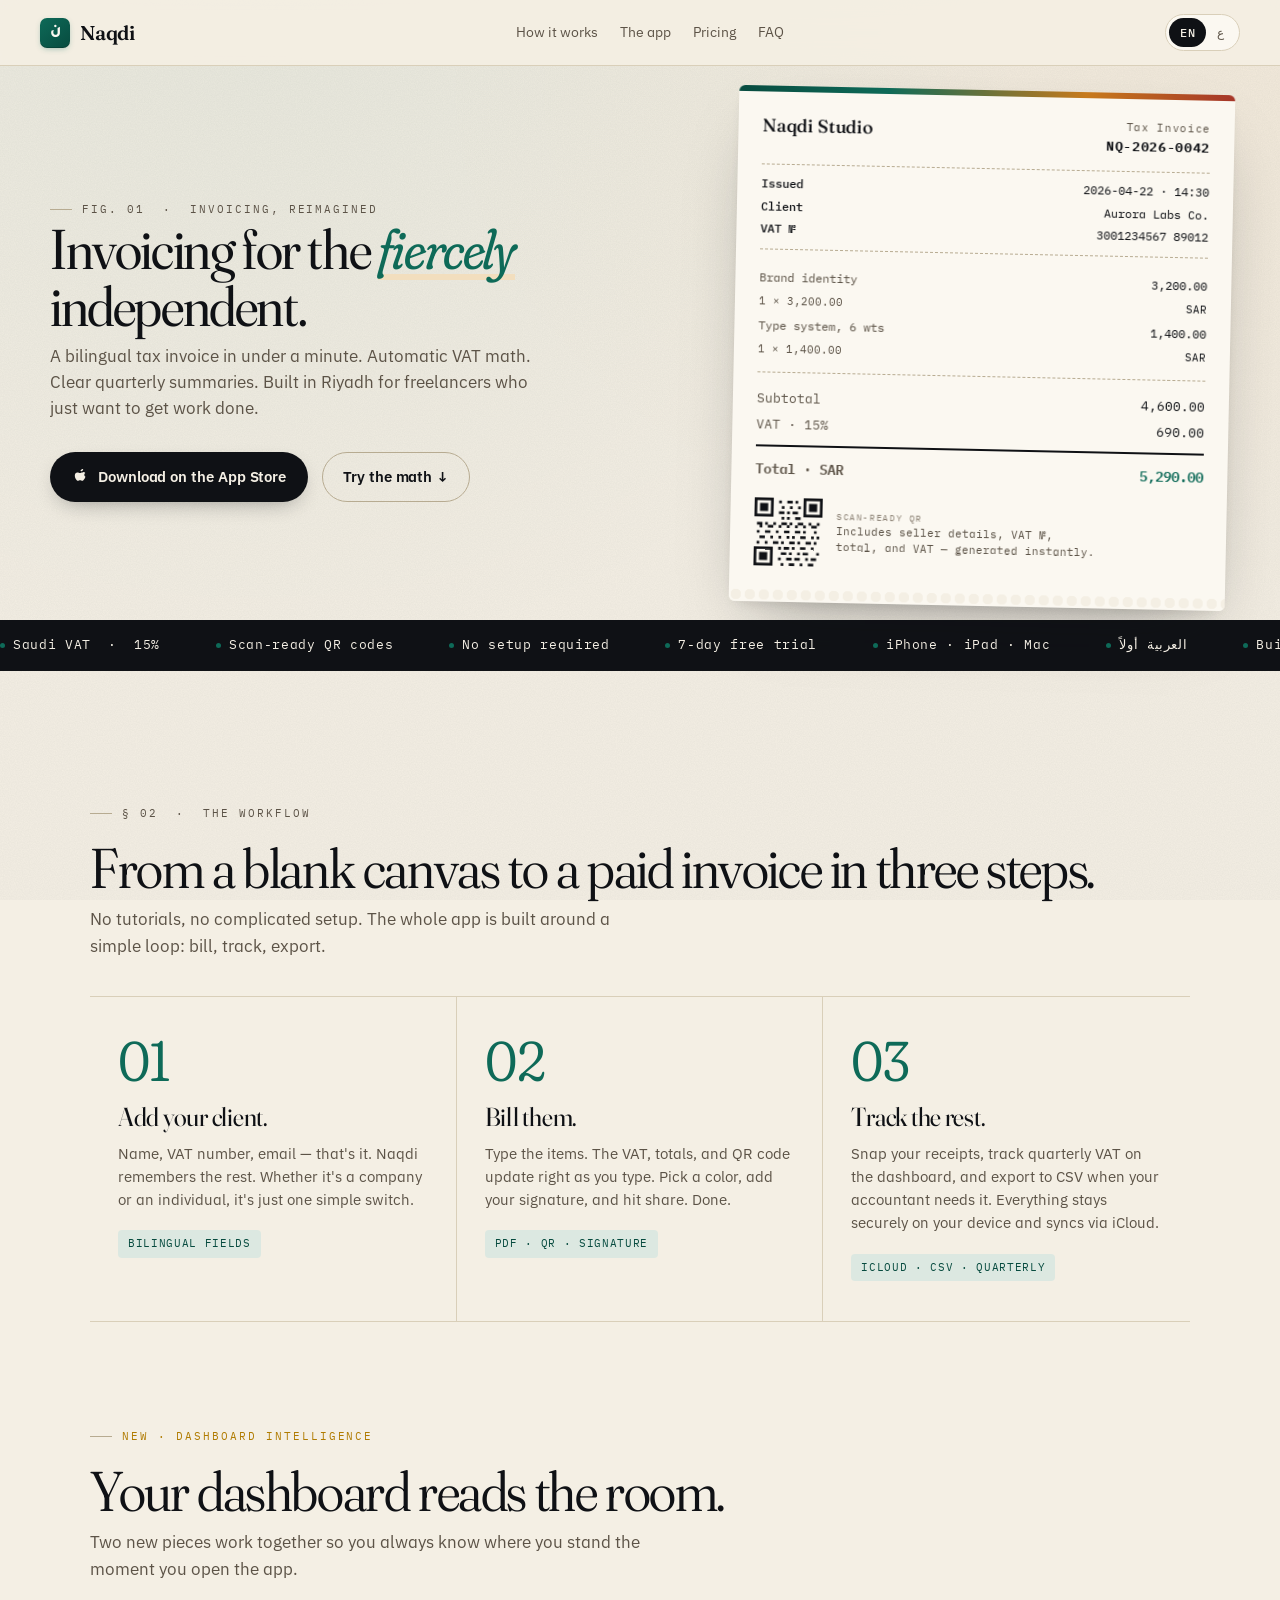
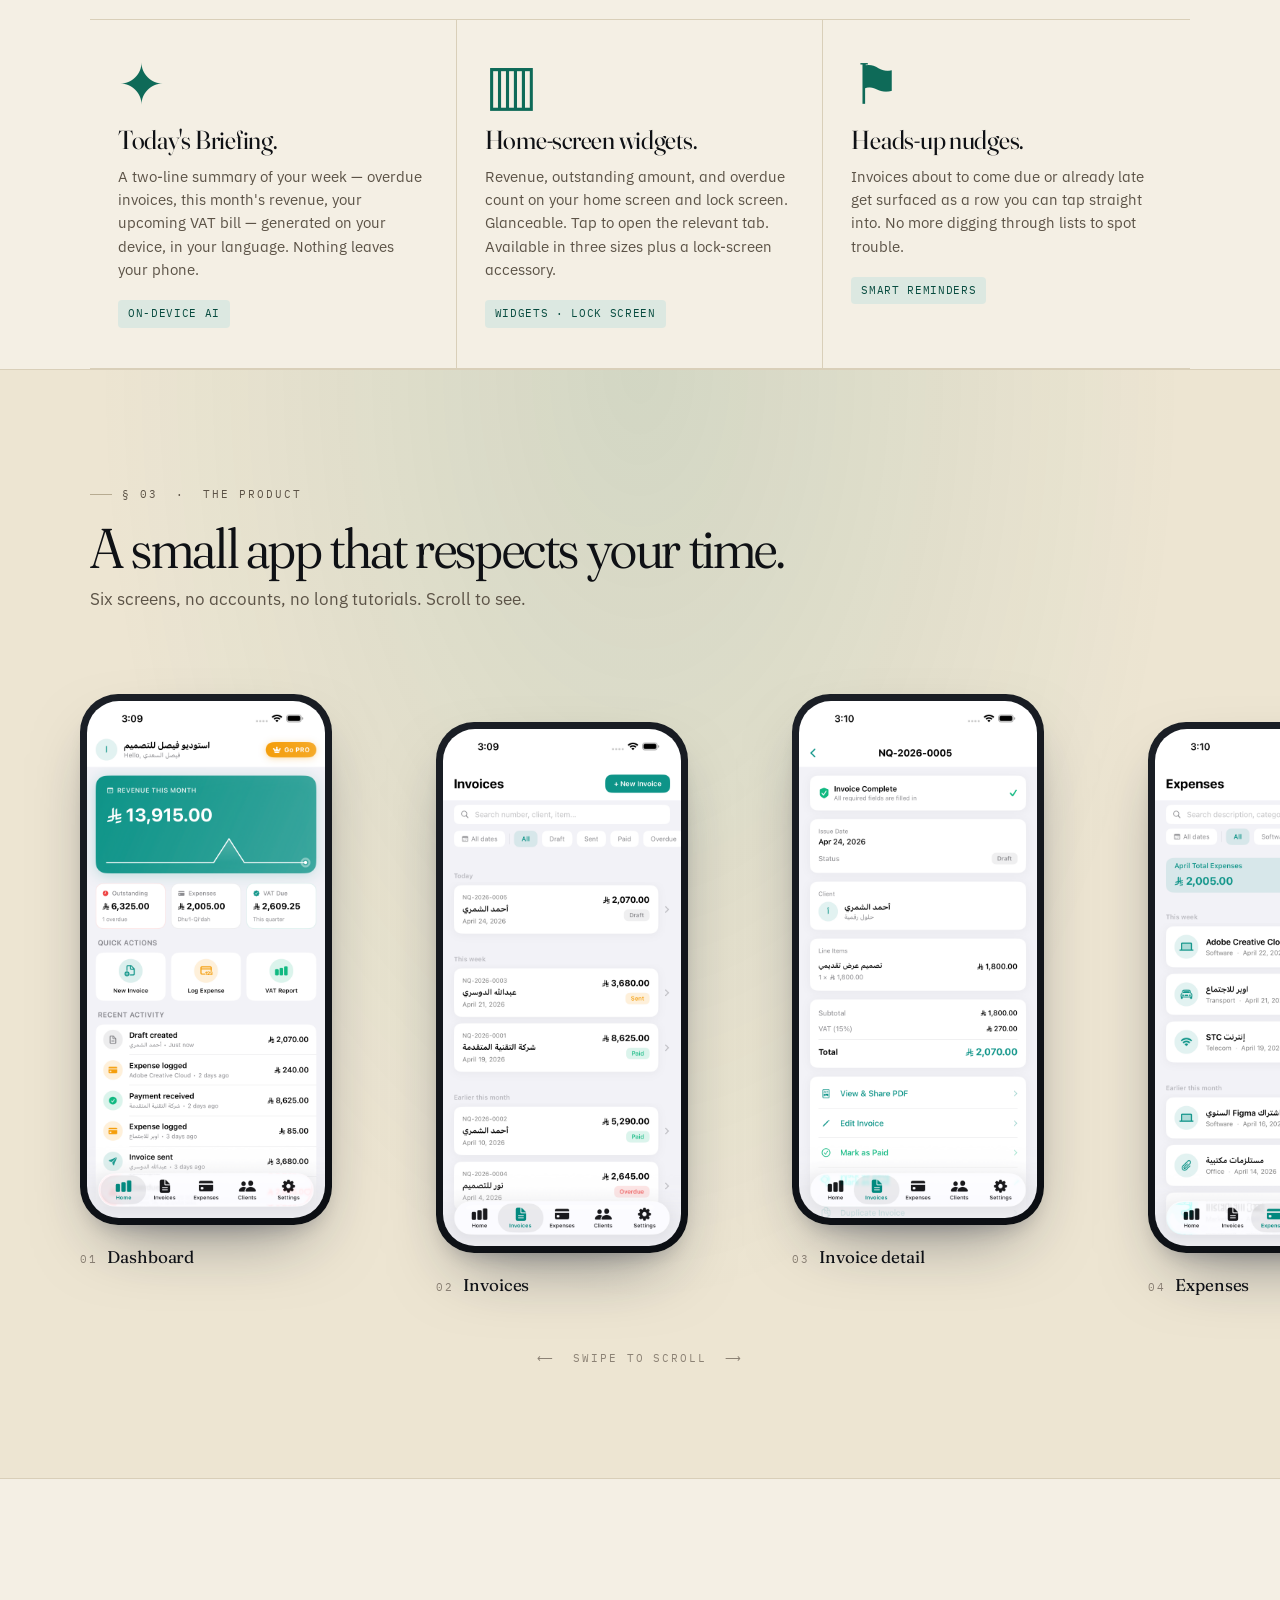
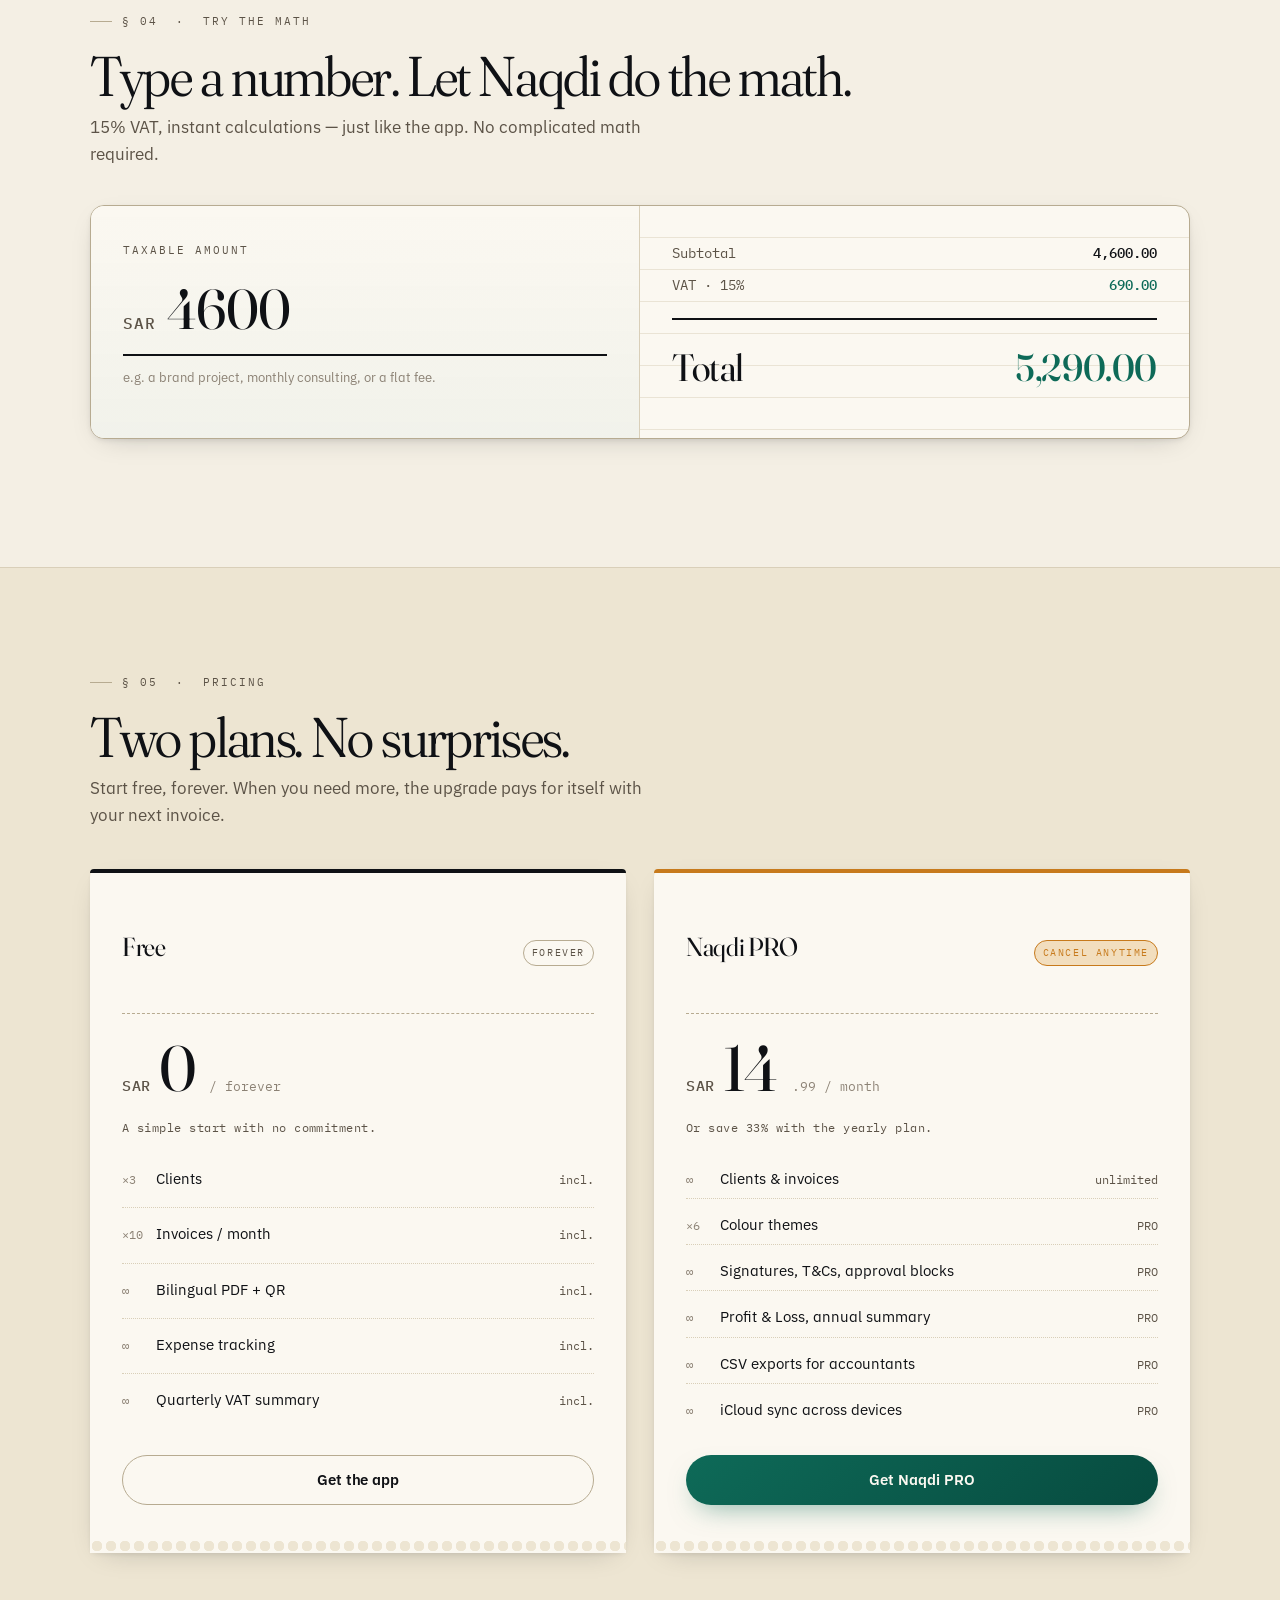
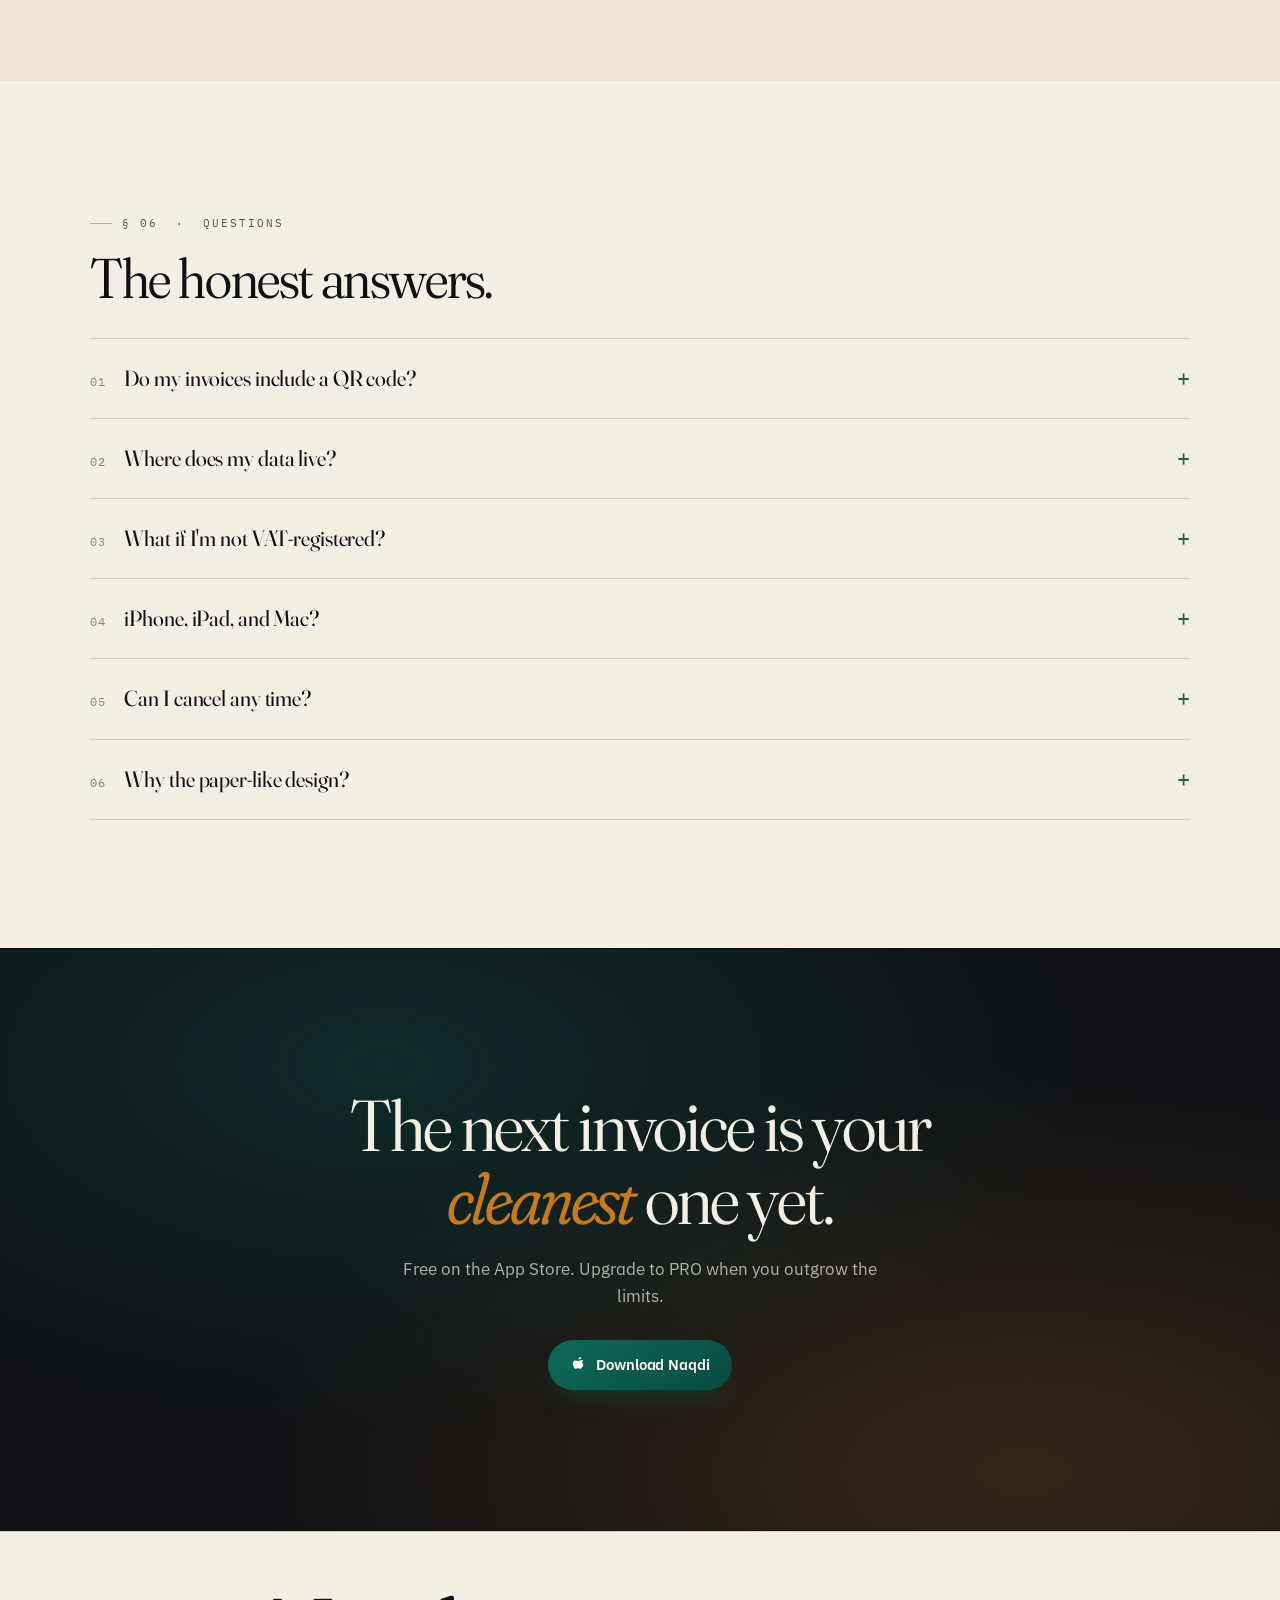
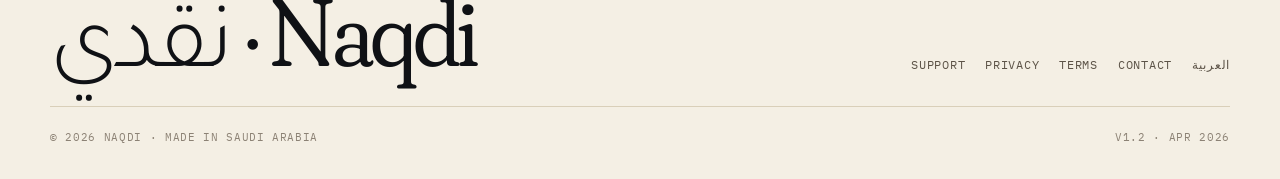
<file: index.html>
<!DOCTYPE html>
<html lang="en" dir="ltr">
<head>
    <meta charset="UTF-8">
    <meta name="viewport" content="width=device-width, initial-scale=1.0">
    <title>Naqdi — Invoicing & VAT for freelancers</title>
    <meta name="description" content="Beautiful bilingual tax invoices with QR codes, automatic VAT math, and quarterly summaries. Built in Riyadh for freelancers. Free to start, SAR 119.99/year for PRO.">
    <meta property="og:title" content="Naqdi — Invoicing & VAT, without the headache.">
    <meta property="og:description" content="Bilingual invoices with QR codes, automatic 15% VAT, and quarterly summaries. Free on the App Store.">
    <meta property="og:image" content="https://naqdiapp.com/icons/og-image.png">
    <meta property="og:image:width" content="1200">
    <meta property="og:image:height" content="630">
    <meta property="og:url" content="https://naqdiapp.com">
    <meta property="og:type" content="website">
    <meta property="og:site_name" content="Naqdi">
    <meta property="og:locale" content="en_US">
    <meta property="og:locale:alternate" content="ar_SA">
    <meta name="twitter:card" content="summary_large_image">
    <meta name="twitter:title" content="Naqdi — Invoicing & VAT, without the headache.">
    <meta name="twitter:description" content="Bilingual invoices with QR codes, automatic 15% VAT, and quarterly summaries. Free on the App Store.">
    <meta name="twitter:image" content="https://naqdiapp.com/icons/og-image.png">
    <meta name="theme-color" content="#F4EFE4" media="(prefers-color-scheme: light)">
    <meta name="theme-color" content="#101113" media="(prefers-color-scheme: dark)">

    <link rel="icon" type="image/png" sizes="32x32" href="/icons/favicon-32.png">
    <link rel="icon" type="image/png" sizes="16x16" href="/icons/favicon-16.png">
    <link rel="apple-touch-icon" sizes="180x180" href="/icons/favicon-180.png">
    <link rel="icon" type="image/png" sizes="192x192" href="/icons/favicon-192.png">
    <link rel="icon" type="image/png" sizes="512x512" href="/icons/favicon-512.png">

    <link rel="stylesheet" href="style.css">
</head>
<body>

<header class="site">
    <a href="index.html" class="brand">
        <span class="brand-badge">ن</span>
        Naqdi
    </a>
    <nav class="primary-nav">
        <a href="#how">How it works</a>
        <a href="#product">The app</a>
        <a href="#pricing">Pricing</a>
        <a href="#faq">FAQ</a>
    </nav>
    <div class="lang-toggle" aria-label="Language">
        <a href="index.html" class="active">EN</a>
        <a href="index-ar.html">ع</a>
    </div>
</header>

<main>

<!-- ── HERO ───────────────────────────────────────────────────── -->
<section class="hero">
    <div>
        <span class="section-tag">Fig. 01 &nbsp;·&nbsp; Invoicing, reimagined</span>
        <h1 class="hero__display">
            <span class="word">Invoicing</span>
            <span class="word">for</span>
            <span class="word">the</span>
            <span class="word"><em>fiercely</em></span>
            <span class="word">independent.</span>
        </h1>
        <p class="hero__lead">A bilingual tax invoice in under a minute. Automatic VAT math. Clear quarterly summaries. Built in Riyadh for freelancers who just want to get work done.</p>
        <div class="hero__cta">
            <a href="https://apps.apple.com/sa/app/naqdi/id6762159386" class="btn" aria-label="Download on the App Store">
                <svg width="16" height="16" viewBox="0 0 16 16" fill="currentColor" aria-hidden="true"><path d="M11.182 0.016c.014.109.013.217.002.324-.04.376-.207.725-.502 1.06-.294.335-.723.625-1.174.728-.446.102-.779.059-1.002-.037-.14-.06-.17-.176-.092-.371.126-.316.327-.602.578-.843.25-.24.594-.464.997-.614.4-.15.796-.247 1.19-.247zm.39 3.103c.666.024 1.247.302 1.707.842-1.47.885-1.247 3 .2 3.705-.42 1.153-.984 2.158-1.89 3.217-.505.59-.899.89-1.299.907-.4.017-.675-.132-1.024-.302-.349-.17-.725-.34-1.175-.34-.45 0-.837.17-1.187.349-.35.18-.621.327-1.009.302-.417-.025-.826-.307-1.354-.864C3.515 9.88 2.82 8.16 2.82 6.5c0-1.99 1.253-3.03 2.493-3.048.53-.009 1.03.157 1.474.313.444.155.831.302 1.123.302.293 0 .68-.147 1.125-.302.444-.156.944-.322 1.474-.313z"/></svg>
                Download on the App Store
            </a>
            <a href="#ledger" class="btn btn--ghost">Try the math ↓</a>
        </div>
    </div>

    <!-- Sample receipt: composed entirely in HTML/CSS, no image. -->
    <aside class="hero__receipt" aria-label="Sample tax invoice">
        <div class="receipt__head">
            <div class="receipt__brand">Naqdi&nbsp;Studio</div>
            <div class="receipt__no">
                Tax Invoice
                <strong>NQ-2026-0042</strong>
            </div>
        </div>
        <dl class="receipt__meta">
            <dt>Issued</dt><dd>2026-04-22 · 14:30</dd>
            <dt>Client</dt><dd>Aurora Labs Co.</dd>
            <dt>VAT №</dt><dd>3001234567 89012</dd>
        </dl>
        <div class="receipt__rows">
            <div class="receipt__row">
                <span>Brand identity</span><span>3,200.00</span>
            </div>
            <div class="receipt__row qty">
                <span>1 × 3,200.00</span><span>SAR</span>
            </div>
            <div class="receipt__row">
                <span>Type system, 6 wts</span><span>1,400.00</span>
            </div>
            <div class="receipt__row qty">
                <span>1 × 1,400.00</span><span>SAR</span>
            </div>
        </div>
        <hr class="receipt__rule">
        <div class="receipt__totals">
            <div class="receipt__row"><span>Subtotal</span><span>4,600.00</span></div>
            <div class="receipt__row"><span>VAT&nbsp;·&nbsp;15%</span><span>690.00</span></div>
            <div class="receipt__row grand"><span>Total · SAR</span><span>5,290.00</span></div>
        </div>
        <div class="receipt__qr">
            <svg width="68" height="68" viewBox="0 0 25 25" aria-hidden="true">
                <rect width="25" height="25" fill="transparent"/>
                <g fill="currentColor" style="color:var(--ink)">
                    <path d="M0,0 h7 v7 h-7 z M1,1 v5 h5 v-5 z M2,2 h3 v3 h-3 z"/>
                    <path d="M18,0 h7 v7 h-7 z M19,1 v5 h5 v-5 z M20,2 h3 v3 h-3 z"/>
                    <path d="M0,18 h7 v7 h-7 z M1,19 v5 h5 v-5 z M2,20 h3 v3 h-3 z"/>
                    <path d="M9,1h1v1h-1zM12,1h2v1h-2zM15,1h1v1h-1zM10,3h1v1h-1zM13,3h1v1h-1zM16,3h1v1h-1zM9,5h2v1h-2zM12,5h1v1h-1zM14,5h2v1h-2zM10,7h1v1h-1zM12,7h1v1h-1zM15,7h2v1h-2zM1,9h2v1h-2zM4,9h1v1h-1zM7,9h1v1h-1zM10,9h2v1h-2zM13,9h1v1h-1zM16,9h2v1h-2zM20,9h1v1h-1zM23,9h1v1h-1zM2,10h1v1h-1zM5,10h2v1h-2zM9,10h1v1h-1zM12,10h1v1h-1zM15,10h1v1h-1zM18,10h1v1h-1zM21,10h2v1h-2zM1,12h1v1h-1zM4,12h2v1h-2zM8,12h1v1h-1zM11,12h2v1h-2zM15,12h2v1h-2zM18,12h1v1h-1zM22,12h1v1h-1zM2,14h2v1h-2zM6,14h1v1h-1zM9,14h1v1h-1zM12,14h1v1h-1zM14,14h1v1h-1zM17,14h2v1h-2zM21,14h1v1h-1zM23,14h1v1h-1zM1,16h1v1h-1zM4,16h1v1h-1zM7,16h2v1h-2zM10,16h1v1h-1zM13,16h2v1h-2zM16,16h1v1h-1zM19,16h2v1h-2zM22,16h1v1h-1zM9,18h1v1h-1zM11,18h2v1h-2zM14,18h1v1h-1zM17,18h2v1h-2zM21,18h1v1h-1zM10,20h2v1h-2zM13,20h1v1h-1zM16,20h1v1h-1zM18,20h2v1h-2zM23,20h1v1h-1zM9,22h1v1h-1zM12,22h2v1h-2zM15,22h2v1h-2zM19,22h1v1h-1zM21,22h2v1h-2zM10,24h1v1h-1zM13,24h2v1h-2zM17,24h1v1h-1zM20,24h2v1h-2z"/>
                </g>
            </svg>
            <div>
                <span class="receipt__qr-tag">Scan-ready QR</span>
                Includes seller details, VAT №,<br>total, and VAT — generated instantly.
            </div>
        </div>
    </aside>
</section>

<!-- ── TICKER ─────────────────────────────────────────────────── -->
<section class="ticker" aria-hidden="true">
    <div class="ticker__track">
        <span><span class="dot"></span> Saudi VAT &nbsp;·&nbsp; 15%</span>
        <span><span class="dot"></span> Scan-ready QR codes</span>
        <span><span class="dot"></span> No setup required</span>
        <span><span class="dot"></span> 7-day free trial</span>
        <span><span class="dot"></span> iPhone · iPad · Mac</span>
        <span><span class="dot"></span> العربية أولاً</span>
        <span><span class="dot"></span> Built in Riyadh</span>
        <!-- duplicated so the marquee loops seamlessly -->
        <span><span class="dot"></span> Saudi VAT &nbsp;·&nbsp; 15%</span>
        <span><span class="dot"></span> Scan-ready QR codes</span>
        <span><span class="dot"></span> No setup required</span>
        <span><span class="dot"></span> 7-day free trial</span>
        <span><span class="dot"></span> iPhone · iPad · Mac</span>
        <span><span class="dot"></span> العربية أولاً</span>
        <span><span class="dot"></span> Built in Riyadh</span>
    </div>
</section>

<!-- ── HOW IT WORKS ───────────────────────────────────────────── -->
<section id="how" class="steps">
    <div class="wrap">
        <span class="section-tag">§ 02 &nbsp;·&nbsp; The workflow</span>
        <h2 class="section-title">From a blank canvas to a paid&nbsp;invoice in three steps.</h2>
        <p class="section-sub">No tutorials, no complicated setup. The whole app is built around a simple loop: bill, track, export.</p>
    </div>
    <div class="wrap">
        <div class="steps__grid">
            <article class="step">
                <span class="step__num">01</span>
                <h3 class="step__title">Add your client.</h3>
                <p class="step__body">Name, VAT number, email — that's it. Naqdi remembers the rest. Whether it's a company or an individual, it's just one simple switch.</p>
                <span class="step__chip">Bilingual fields</span>
            </article>
            <article class="step">
                <span class="step__num">02</span>
                <h3 class="step__title">Bill them.</h3>
                <p class="step__body">Type the items. The VAT, totals, and QR code update right as you type. Pick a color, add your signature, and hit share. Done.</p>
                <span class="step__chip">PDF · QR · Signature</span>
            </article>
            <article class="step">
                <span class="step__num">03</span>
                <h3 class="step__title">Track the rest.</h3>
                <p class="step__body">Snap your receipts, track quarterly VAT on the dashboard, and export to CSV when your accountant needs it. Everything stays securely on your device and syncs via iCloud.</p>
                <span class="step__chip">iCloud · CSV · Quarterly</span>
            </article>
        </div>
    </div>
</section>

<!-- ── PRODUCT / SCREENSHOTS ──────────────────────────────────── -->
<section id="dashboard" class="dashboard-features">
    <div class="wrap">
        <span class="section-tag" style="color: var(--naqdi-amber, #b07b00);">New · Dashboard intelligence</span>
        <h2 class="section-title">Your dashboard reads the room.</h2>
        <p class="section-sub">Two new pieces work together so you always know where you stand the moment you open the app.</p>

        <div class="steps__grid" style="margin-top: 2rem;">
            <article class="step">
                <span class="step__num">✦</span>
                <h3 class="step__title">Today's Briefing.</h3>
                <p class="step__body">A two-line summary of your week — overdue invoices, this month's revenue, your upcoming VAT bill — generated on your device, in your language. Nothing leaves your phone.</p>
                <span class="step__chip">On-device AI</span>
            </article>
            <article class="step">
                <span class="step__num">▥</span>
                <h3 class="step__title">Home-screen widgets.</h3>
                <p class="step__body">Revenue, outstanding amount, and overdue count on your home screen and lock screen. Glanceable. Tap to open the relevant tab. Available in three sizes plus a lock-screen accessory.</p>
                <span class="step__chip">Widgets · Lock screen</span>
            </article>
            <article class="step">
                <span class="step__num">⚑</span>
                <h3 class="step__title">Heads-up nudges.</h3>
                <p class="step__body">Invoices about to come due or already late get surfaced as a row you can tap straight into. No more digging through lists to spot trouble.</p>
                <span class="step__chip">Smart reminders</span>
            </article>
        </div>
    </div>
</section>

<section id="product" class="spread">
    <div class="wrap">
        <span class="section-tag">§ 03 &nbsp;·&nbsp; The product</span>
        <h2 class="section-title">A small app that respects your time.</h2>
        <p class="section-sub">Six screens, no accounts, no long tutorials. Scroll to see.</p>
    </div>
    <div class="spread__strip" aria-label="App screenshots">
        <figure class="shot">
            <div class="shot__frame"><img src="screenshots/en/en-01-dashboard.png" alt="Naqdi dashboard showing monthly revenue and recent activity" loading="lazy"></div>
            <figcaption class="shot__caption"><span class="shot__no">01</span><span class="shot__name">Dashboard</span></figcaption>
        </figure>
        <figure class="shot">
            <div class="shot__frame"><img src="screenshots/en/en-02-invoices-list.png" alt="Invoice list with status filters" loading="lazy"></div>
            <figcaption class="shot__caption"><span class="shot__no">02</span><span class="shot__name">Invoices</span></figcaption>
        </figure>
        <figure class="shot">
            <div class="shot__frame"><img src="screenshots/en/en-03-invoice-detail.png" alt="Invoice detail screen" loading="lazy"></div>
            <figcaption class="shot__caption"><span class="shot__no">03</span><span class="shot__name">Invoice detail</span></figcaption>
        </figure>
        <figure class="shot">
            <div class="shot__frame"><img src="screenshots/en/en-04-expenses.png" alt="Expense tracking with categories" loading="lazy"></div>
            <figcaption class="shot__caption"><span class="shot__no">04</span><span class="shot__name">Expenses</span></figcaption>
        </figure>
        <figure class="shot">
            <div class="shot__frame"><img src="screenshots/en/en-05-clients.png" alt="Client list" loading="lazy"></div>
            <figcaption class="shot__caption"><span class="shot__no">05</span><span class="shot__name">Clients</span></figcaption>
        </figure>
        <figure class="shot">
            <div class="shot__frame"><img src="screenshots/en/en-06-vat-report.png" alt="Quarterly VAT report" loading="lazy"></div>
            <figcaption class="shot__caption"><span class="shot__no">06</span><span class="shot__name">VAT report</span></figcaption>
        </figure>
    </div>
    <p class="spread__hint">⟵ &nbsp;Swipe&nbsp;to&nbsp;scroll&nbsp; ⟶</p>
</section>

<!-- ── LIVE LEDGER (interactive VAT calc) ─────────────────────── -->
<section id="ledger" class="ledger">
    <div class="wrap">
        <span class="section-tag">§ 04 &nbsp;·&nbsp; Try the math</span>
        <h2 class="section-title">Type a number. Let&nbsp;Naqdi&nbsp;do&nbsp;the&nbsp;math.</h2>
        <p class="section-sub">15% VAT, instant calculations — just like the app. No complicated math required.</p>

        <div class="ledger__panel" role="group" aria-label="VAT calculator">
            <div class="ledger__input">
                <div class="ledger__label">Taxable amount</div>
                <label class="ledger__field">
                    <span class="currency">SAR</span>
                    <input id="ledger-input" type="number" inputmode="decimal" min="0" step="0.01" value="4600" aria-label="Amount in SAR">
                </label>
                <p class="ledger__hint">e.g. a brand project, monthly consulting, or a flat fee.</p>
            </div>
            <div class="ledger__output" aria-live="polite">
                <div class="ledger__line"><span>Subtotal</span><span class="val" data-out="subtotal">4,600.00</span></div>
                <div class="ledger__line is-pulse"><span>VAT · 15%</span><span class="val" data-out="vat">690.00</span></div>
                <div class="ledger__line total"><span>Total</span><span class="val" data-out="total">5,290.00</span></div>
            </div>
        </div>
    </div>
</section>

<!-- ── PRICING ────────────────────────────────────────────────── -->
<section id="pricing" class="pricing">
    <div class="wrap">
        <span class="section-tag">§ 05 &nbsp;·&nbsp; Pricing</span>
        <h2 class="section-title">Two&nbsp;plans. No&nbsp;surprises.</h2>
        <p class="section-sub">Start free, forever. When you need more, the upgrade pays for itself with your next invoice.</p>

        <div class="pricing__grid">
            <article class="plan">
                <header class="plan__head">
                    <h3 class="plan__name">Free</h3>
                    <span class="plan__tag">Forever</span>
                </header>
                <div class="plan__price">
                    <span class="ccy">SAR</span><span class="num">0</span><span class="per">/ forever</span>
                </div>
                <p class="plan__sub">A simple start with no commitment.</p>
                <ul class="plan__items">
                    <li><span class="qty">×3</span><span>Clients</span><span class="price">incl.</span></li>
                    <li><span class="qty">×10</span><span>Invoices / month</span><span class="price">incl.</span></li>
                    <li><span class="qty">∞</span><span>Bilingual PDF + QR</span><span class="price">incl.</span></li>
                    <li><span class="qty">∞</span><span>Expense tracking</span><span class="price">incl.</span></li>
                    <li><span class="qty">∞</span><span>Quarterly VAT summary</span><span class="price">incl.</span></li>
                </ul>
                <a class="btn btn--ghost" href="https://apps.apple.com/sa/app/naqdi/id6762159386">Get the app</a>
            </article>

            <article class="plan plan--pro">
                <header class="plan__head">
                    <h3 class="plan__name">Naqdi PRO</h3>
                    <span class="plan__tag">Cancel anytime</span>
                </header>
                <div class="plan__price">
                    <span class="ccy">SAR</span><span class="num">14</span><span class="per">.99 / month</span>
                </div>
                <p class="plan__sub">Or save 33% with the yearly plan.</p>
                <ul class="plan__items">
                    <li><span class="qty">∞</span><span>Clients &amp; invoices</span><span class="price">unlimited</span></li>
                    <li><span class="qty">×6</span><span>Colour themes</span><span class="price">PRO</span></li>
                    <li><span class="qty">∞</span><span>Signatures, T&amp;Cs, approval blocks</span><span class="price">PRO</span></li>
                    <li><span class="qty">∞</span><span>Profit &amp; Loss, annual summary</span><span class="price">PRO</span></li>
                    <li><span class="qty">∞</span><span>CSV exports for accountants</span><span class="price">PRO</span></li>
                    <li><span class="qty">∞</span><span>iCloud sync across devices</span><span class="price">PRO</span></li>
                </ul>
                <a class="btn btn--teal" href="https://apps.apple.com/sa/app/naqdi/id6762159386">Get Naqdi PRO</a>
            </article>
        </div>
    </div>
</section>

<!-- ── FAQ ────────────────────────────────────────────────────── -->
<section id="faq" class="faq">
    <div class="wrap">
        <span class="section-tag">§ 06 &nbsp;·&nbsp; Questions</span>
        <h2 class="section-title">The honest answers.</h2>

        <div class="faq__list">
            <details class="faq__item">
                <summary><span class="num">01</span><span>Do my invoices include a QR code?</span><span class="plus">+</span></summary>
                <p>Yes — every invoice you generate carries a QR with the seller name, VAT number, timestamp, total, and VAT amount. It follows the standard format used on Saudi tax invoices, so any invoice scanner will read yours.</p>
            </details>
            <details class="faq__item">
                <summary><span class="num">02</span><span>Where does my data live?</span><span class="plus">+</span></summary>
                <p>Right on your device, with optional iCloud sync to your private account. Naqdi uses no external servers, requires no accounts, and never sees your invoices. The only data sent are anonymous bug reports to help us improve the app.</p>
            </details>
            <details class="faq__item">
                <summary><span class="num">03</span><span>What if I'm not VAT-registered?</span><span class="plus">+</span></summary>
                <p>Toggle "VAT registered" off in your business profile. Invoices generate without VAT lines or VAT-specific labels. Everything else — clients, expenses, PDF, history — works identically.</p>
            </details>
            <details class="faq__item">
                <summary><span class="num">04</span><span>iPhone, iPad, and Mac?</span><span class="plus">+</span></summary>
                <p>One purchase covers all three. iCloud keeps your invoices completely synced across all your devices. And the Mac version is built specifically for macOS, not just a mobile app in a window.</p>
            </details>
            <details class="faq__item">
                <summary><span class="num">05</span><span>Can I cancel any time?</span><span class="plus">+</span></summary>
                <p>Yes. Subscriptions are managed by Apple — Settings → your name → Subscriptions → Naqdi. Apple honours access through the end of the billing period. You can also export everything as PDF or CSV before you go.</p>
            </details>
            <details class="faq__item">
                <summary><span class="num">06</span><span>Why the paper-like design?</span><span class="plus">+</span></summary>
                <p>Because invoices are documents at heart. Even on a screen, they should look professional and crafted. Freelancers deserve a tool that matches the quality of their portfolio, not just a boring spreadsheet.</p>
            </details>
        </div>
    </div>
</section>

<!-- ── CODA ───────────────────────────────────────────────────── -->
<section class="coda">
    <h2>The next invoice is your <em>cleanest</em> one yet.</h2>
    <p>Free on the App Store. Upgrade to PRO when you outgrow the limits.</p>
    <a href="https://apps.apple.com/sa/app/naqdi/id6762159386" class="btn btn--teal">
        <svg width="16" height="16" viewBox="0 0 16 16" fill="currentColor" aria-hidden="true"><path d="M11.182 0.016c.014.109.013.217.002.324-.04.376-.207.725-.502 1.06-.294.335-.723.625-1.174.728-.446.102-.779.059-1.002-.037-.14-.06-.17-.176-.092-.371.126-.316.327-.602.578-.843.25-.24.594-.464.997-.614.4-.15.796-.247 1.19-.247zm.39 3.103c.666.024 1.247.302 1.707.842-1.47.885-1.247 3 .2 3.705-.42 1.153-.984 2.158-1.89 3.217-.505.59-.899.89-1.299.907-.4.017-.675-.132-1.024-.302-.349-.17-.725-.34-1.175-.34-.45 0-.837.17-1.187.349-.35.18-.621.327-1.009.302-.417-.025-.826-.307-1.354-.864C3.515 9.88 2.82 8.16 2.82 6.5c0-1.99 1.253-3.03 2.493-3.048.53-.009 1.03.157 1.474.313.444.155.831.302 1.123.302.293 0 .68-.147 1.125-.302.444-.156.944-.322 1.474-.313z"/></svg>
        Download Naqdi
    </a>
</section>

</main>

<footer class="site">
    <div class="row">
        <div class="mark">نقدي · Naqdi</div>
        <nav>
            <a href="support.html">Support</a>
            <a href="privacy-policy.html">Privacy</a>
            <a href="terms-of-use.html">Terms</a>
            <a href="mailto:NaqdiAppFeedback@gmail.com">Contact</a>
            <a href="index-ar.html">العربية</a>
        </nav>
    </div>
    <div class="fine">
        <span>© 2026 Naqdi · Made in Saudi Arabia</span>
        <span>v1.2 · Apr 2026</span>
    </div>
</footer>

<script>
/* Live VAT ledger */
(function () {
    const input = document.getElementById('ledger-input');
    if (!input) return;
    const fmt = new Intl.NumberFormat('en-US', {
        minimumFractionDigits: 2,
        maximumFractionDigits: 2
    });
    const out = {
        subtotal: document.querySelector('[data-out="subtotal"]'),
        vat:      document.querySelector('[data-out="vat"]'),
        total:    document.querySelector('[data-out="total"]')
    };
    let prev = '';
    function recalc() {
        const v = parseFloat(input.value);
        const sub = isFinite(v) && v > 0 ? v : 0;
        const vat = sub * 0.15;
        const tot = sub + vat;
        const next = fmt.format(tot);
        out.subtotal.textContent = fmt.format(sub);
        out.vat.textContent      = fmt.format(vat);
        out.total.textContent    = next;
        if (next !== prev) {
            const totalLine = out.total.parentElement;
            totalLine.style.transition = 'none';
            totalLine.style.color = 'var(--teal)';
            requestAnimationFrame(() => {
                totalLine.style.transition = 'color .8s ease';
                totalLine.style.color = '';
            });
            prev = next;
        }
    }
    input.addEventListener('input', recalc);
    recalc();
})();
</script>

</body>
</html>
</file>
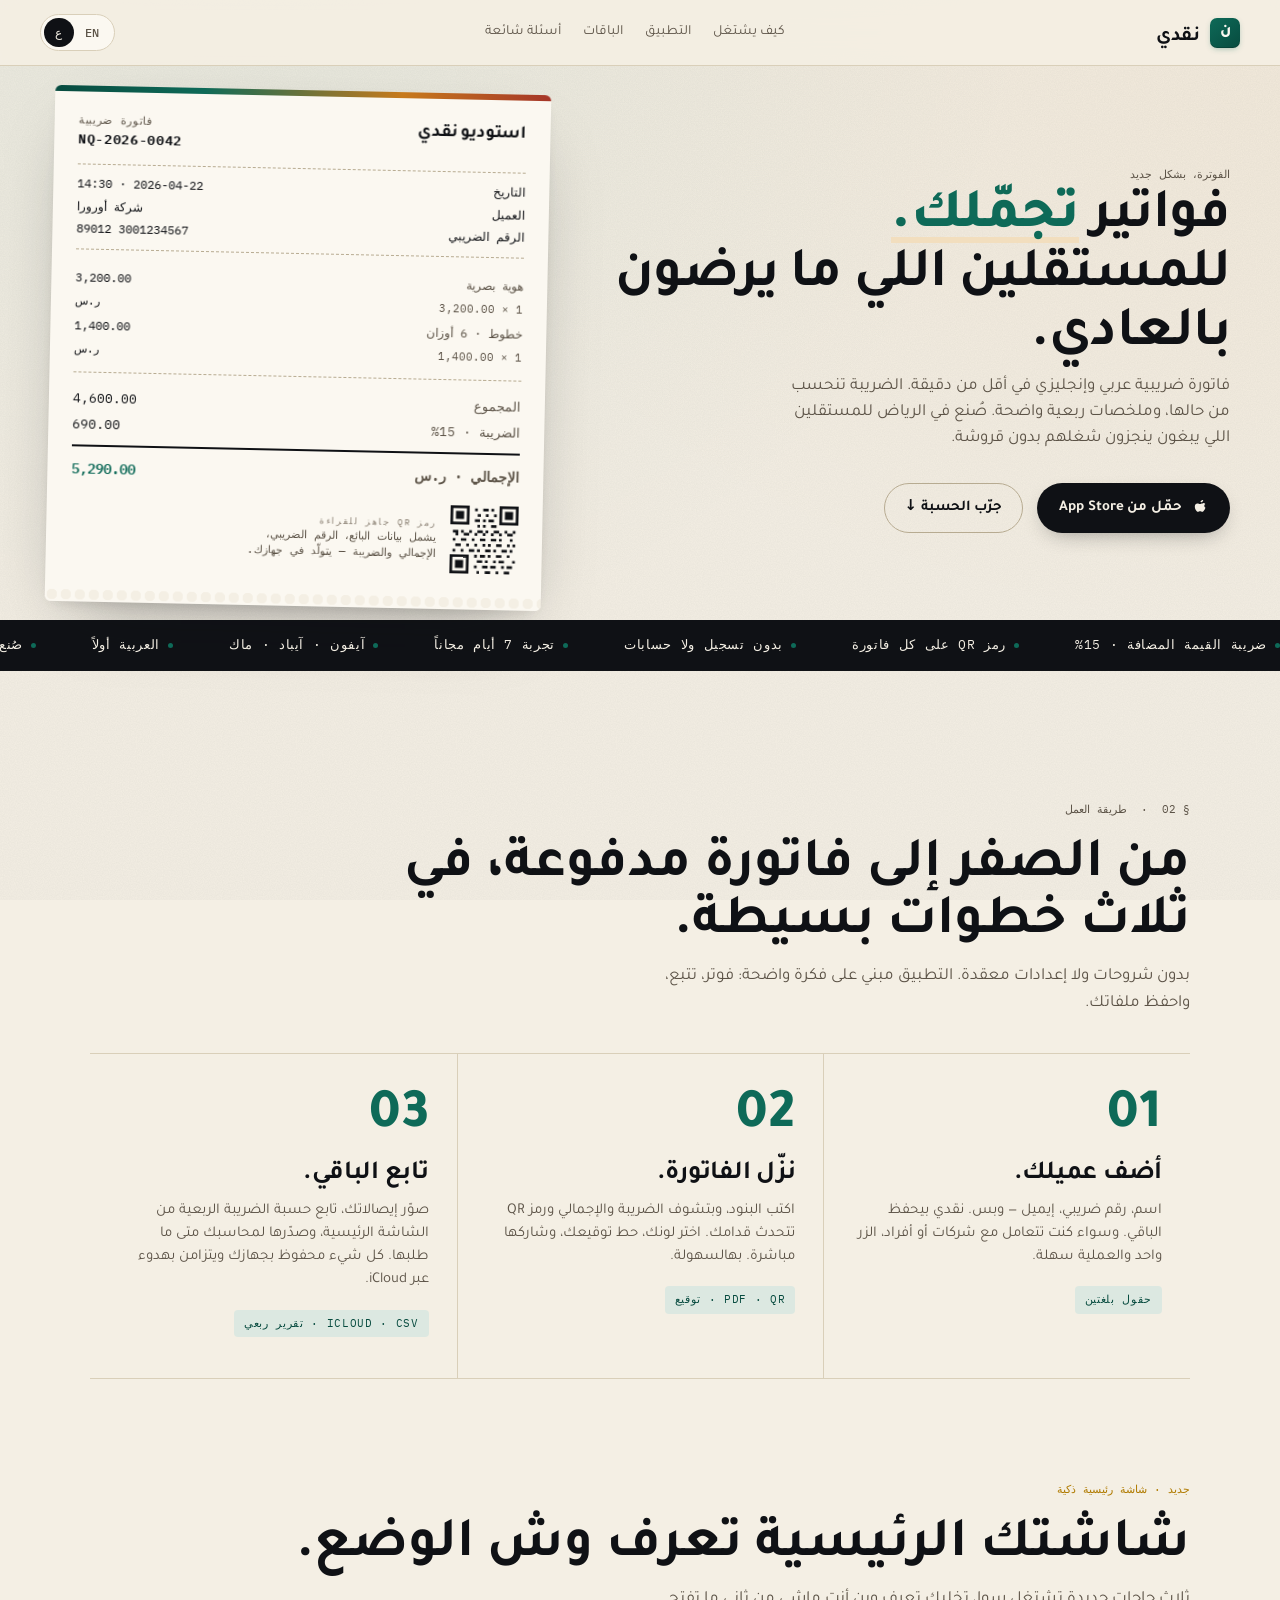
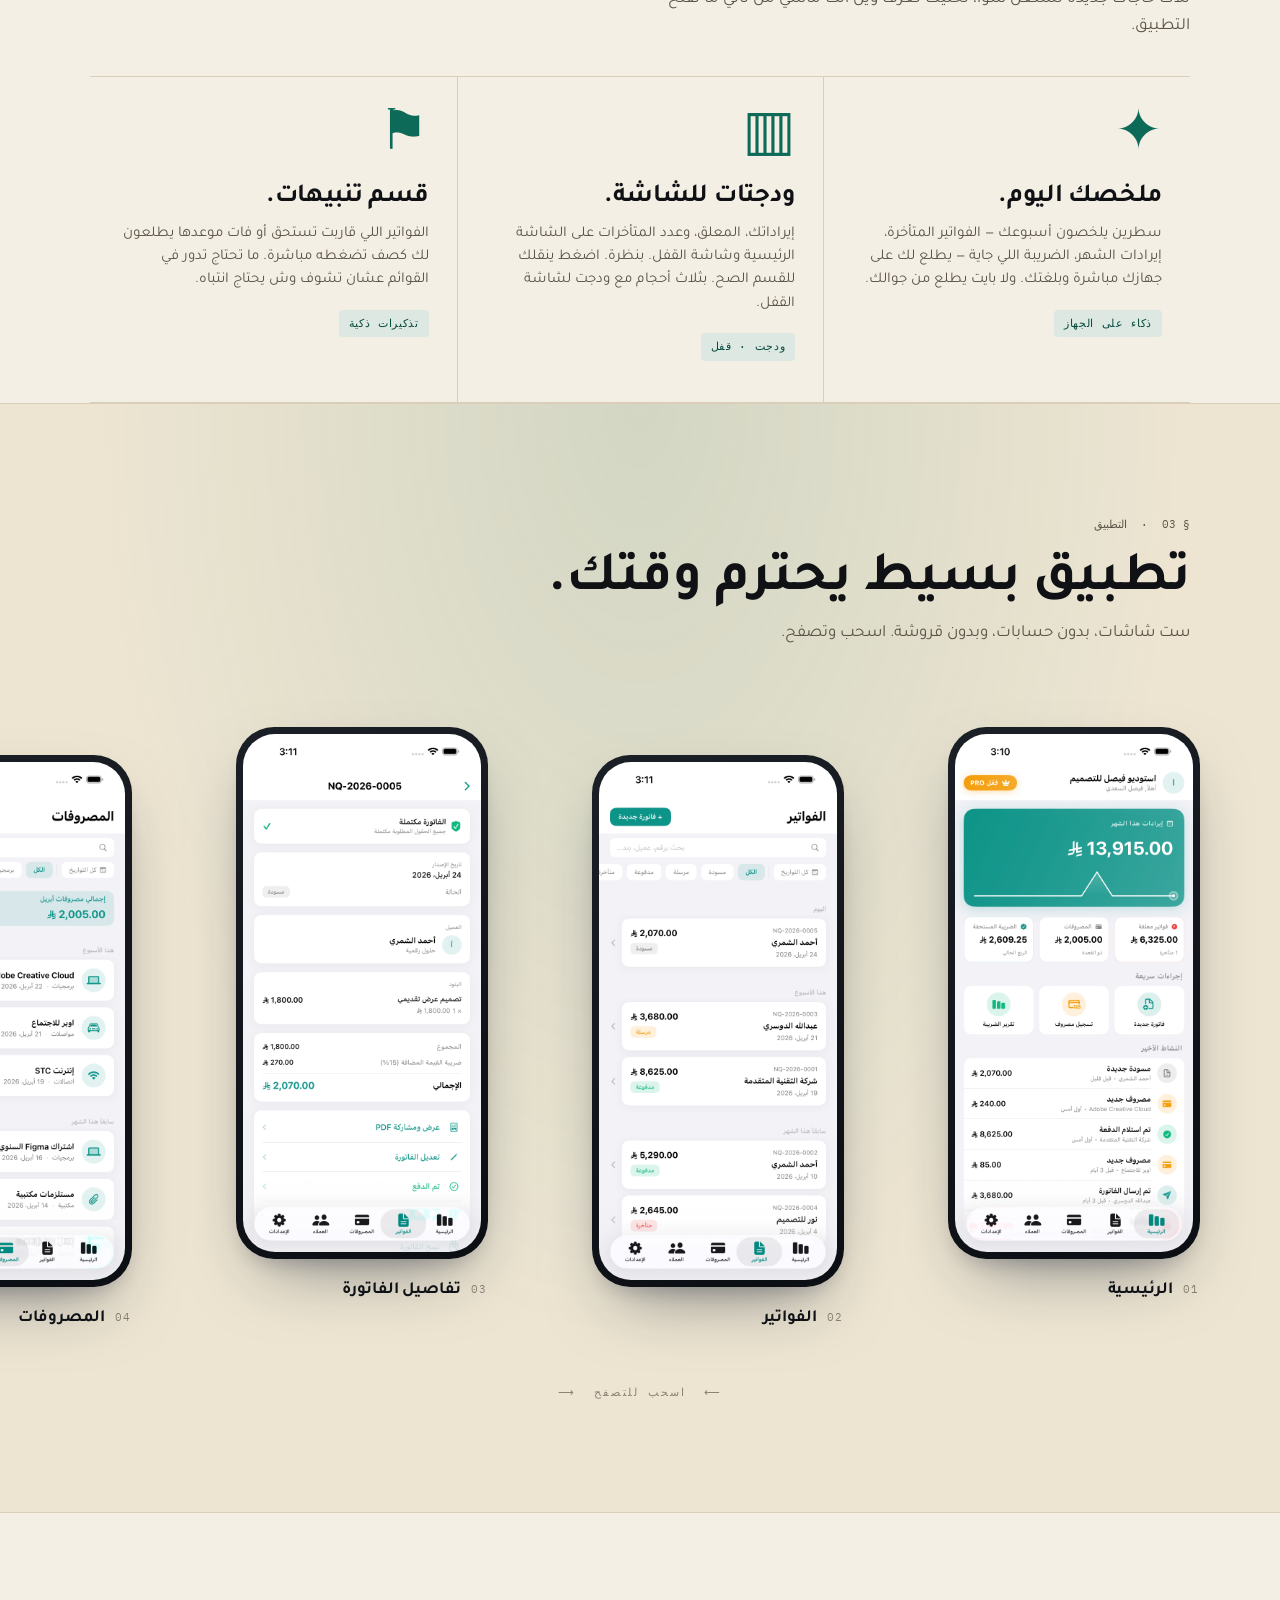
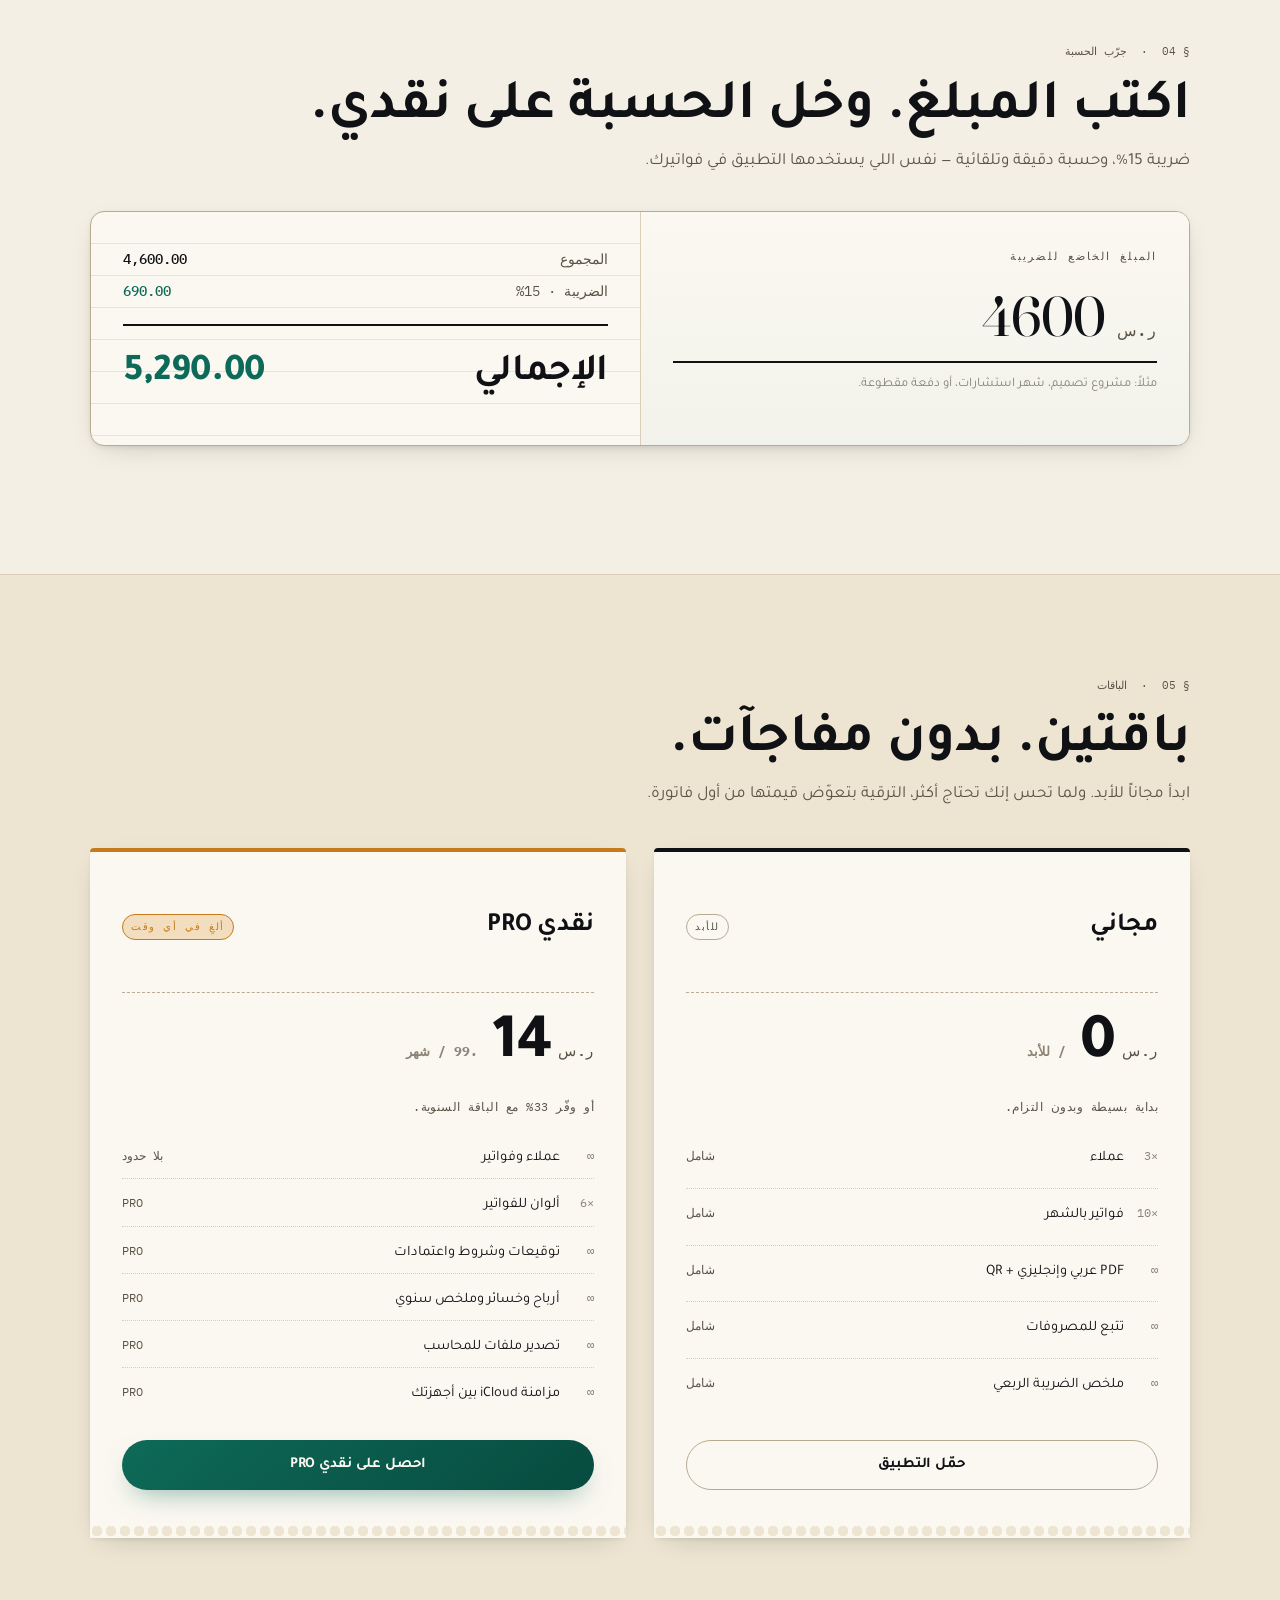
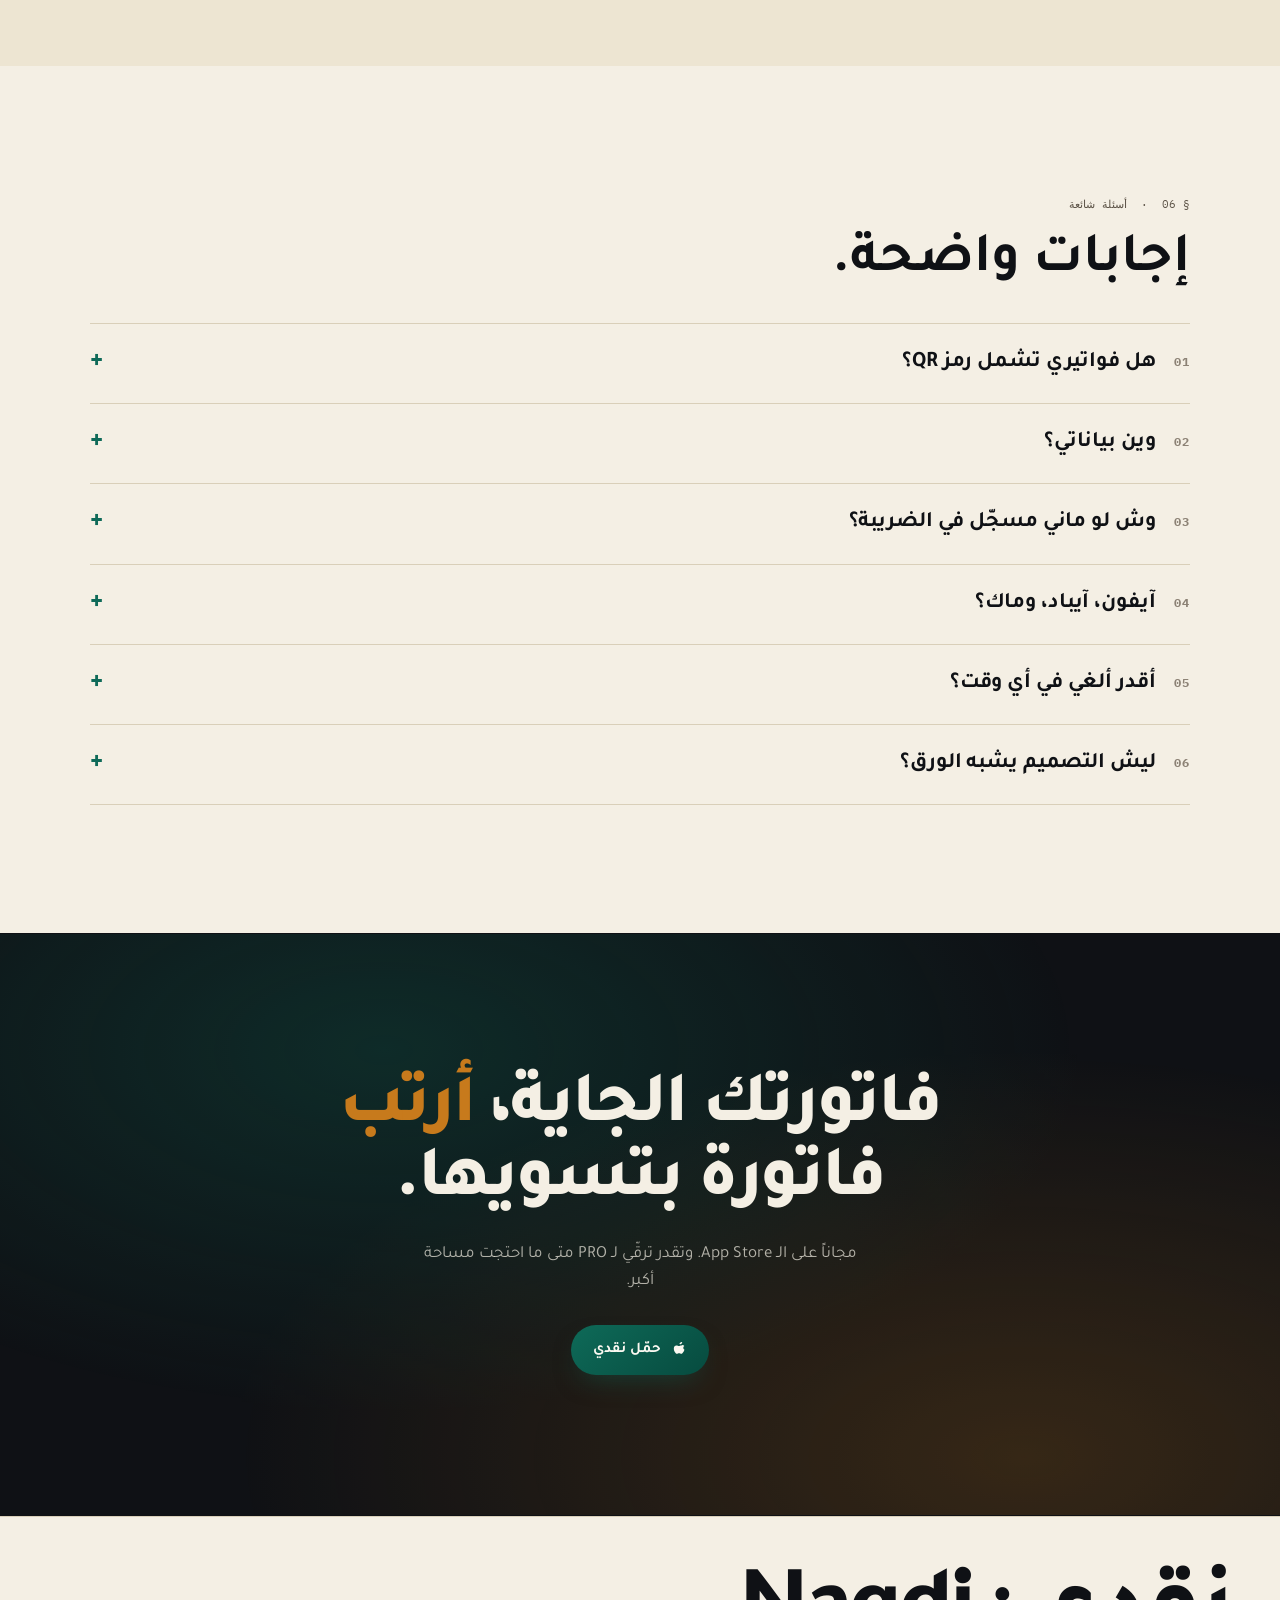
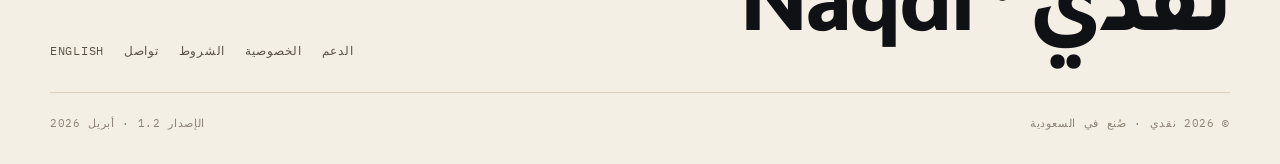
<file: index-ar.html>
<!DOCTYPE html>
<html lang="ar" dir="rtl">
<head>
    <meta charset="UTF-8">
    <meta name="viewport" content="width=device-width, initial-scale=1.0">
    <title>نقدي — فوترة وضريبة للمستقلين في السعودية</title>
    <meta name="description" content="فواتير ضريبية عربي وإنجليزي مع رمز QR، حسبة تلقائية للضريبة، وملخصات ربعية مريحة. صُنع في الرياض للمستقلين. مجاني للبدء، 119.99 ر.س سنوياً لنسخة PRO.">
    <meta property="og:title" content="نقدي — فوترة وضريبة، بدون قروشة.">
    <meta property="og:description" content="فواتير عربي وإنجليزي مع رمز QR، الضريبة تنحسب من حالها، وملخصات ربعية واضحة. مجاناً، على App Store.">
    <meta property="og:image" content="https://naqdiapp.com/icons/og-image.png">
    <meta property="og:image:width" content="1200">
    <meta property="og:image:height" content="630">
    <meta property="og:url" content="https://naqdiapp.com/index-ar.html">
    <meta property="og:type" content="website">
    <meta property="og:site_name" content="نقدي">
    <meta property="og:locale" content="ar_SA">
    <meta property="og:locale:alternate" content="en_US">
    <meta name="twitter:card" content="summary_large_image">
    <meta name="twitter:title" content="نقدي — فوترة وضريبة، بدون قروشة.">
    <meta name="twitter:description" content="فواتير عربي وإنجليزي مع رمز QR، الضريبة تنحسب من حالها، وملخصات ربعية واضحة. مجاناً، على App Store.">
    <meta name="twitter:image" content="https://naqdiapp.com/icons/og-image.png">
    <meta name="theme-color" content="#F4EFE4" media="(prefers-color-scheme: light)">
    <meta name="theme-color" content="#101113" media="(prefers-color-scheme: dark)">

    <link rel="icon" type="image/png" sizes="32x32" href="/icons/favicon-32.png">
    <link rel="icon" type="image/png" sizes="16x16" href="/icons/favicon-16.png">
    <link rel="apple-touch-icon" sizes="180x180" href="/icons/favicon-180.png">
    <link rel="icon" type="image/png" sizes="192x192" href="/icons/favicon-192.png">
    <link rel="icon" type="image/png" sizes="512x512" href="/icons/favicon-512.png">

    <link rel="stylesheet" href="style.css">
</head>
<body>

<header class="site">
    <a href="index-ar.html" class="brand">
        <span class="brand-badge">ن</span>
        نقدي
    </a>
    <nav class="primary-nav">
        <a href="#how">كيف يشتغل</a>
        <a href="#product">التطبيق</a>
        <a href="#pricing">الباقات</a>
        <a href="#faq">أسئلة شائعة</a>
    </nav>
    <div class="lang-toggle" aria-label="اللغة">
        <a href="index.html">EN</a>
        <a href="index-ar.html" class="active">ع</a>
    </div>
</header>

<main>

<!-- ── HERO ───────────────────────────────────────────────────── -->
<section class="hero">
    <div>
        <span class="section-tag">الفوترة، بشكل جديد</span>
        <h1 class="hero__display">
            <span class="word">فواتير</span>
            <span class="word"><em>تجمّلك.</em></span>
            <span class="word">للمستقلين</span>
            <span class="word">اللي</span>
            <span class="word">ما</span>
            <span class="word">يرضون</span>
            <span class="word">بالعادي.</span>
        </h1>
        <p class="hero__lead">فاتورة ضريبية عربي وإنجليزي في أقل من دقيقة. الضريبة تنحسب من حالها، وملخصات ربعية واضحة. صُنع في الرياض للمستقلين اللي يبغون ينجزون شغلهم بدون قروشة.</p>
        <div class="hero__cta">
            <a href="https://apps.apple.com/sa/app/naqdi/id6762159386" class="btn" aria-label="حمّل من App Store">
                <svg width="16" height="16" viewBox="0 0 16 16" fill="currentColor" aria-hidden="true"><path d="M11.182 0.016c.014.109.013.217.002.324-.04.376-.207.725-.502 1.06-.294.335-.723.625-1.174.728-.446.102-.779.059-1.002-.037-.14-.06-.17-.176-.092-.371.126-.316.327-.602.578-.843.25-.24.594-.464.997-.614.4-.15.796-.247 1.19-.247zm.39 3.103c.666.024 1.247.302 1.707.842-1.47.885-1.247 3 .2 3.705-.42 1.153-.984 2.158-1.89 3.217-.505.59-.899.89-1.299.907-.4.017-.675-.132-1.024-.302-.349-.17-.725-.34-1.175-.34-.45 0-.837.17-1.187.349-.35.18-.621.327-1.009.302-.417-.025-.826-.307-1.354-.864C3.515 9.88 2.82 8.16 2.82 6.5c0-1.99 1.253-3.03 2.493-3.048.53-.009 1.03.157 1.474.313.444.155.831.302 1.123.302.293 0 .68-.147 1.125-.302.444-.156.944-.322 1.474-.313z"/></svg>
                حمّل من App Store
            </a>
            <a href="#ledger" class="btn btn--ghost">جرّب الحسبة ↓</a>
        </div>
    </div>

    <aside class="hero__receipt" aria-label="نموذج فاتورة ضريبية">
        <div class="receipt__head">
            <div class="receipt__brand">استوديو&nbsp;نقدي</div>
            <div class="receipt__no">
                فاتورة ضريبية
                <strong>NQ-2026-0042</strong>
            </div>
        </div>
        <dl class="receipt__meta">
            <dt>التاريخ</dt><dd>2026-04-22 · 14:30</dd>
            <dt>العميل</dt><dd>شركة أورورا</dd>
            <dt>الرقم الضريبي</dt><dd>3001234567 89012</dd>
        </dl>
        <div class="receipt__rows">
            <div class="receipt__row">
                <span>هوية بصرية</span><span>3,200.00</span>
            </div>
            <div class="receipt__row qty">
                <span>1 × 3,200.00</span><span>ر.س</span>
            </div>
            <div class="receipt__row">
                <span>خطوط · 6 أوزان</span><span>1,400.00</span>
            </div>
            <div class="receipt__row qty">
                <span>1 × 1,400.00</span><span>ر.س</span>
            </div>
        </div>
        <hr class="receipt__rule">
        <div class="receipt__totals">
            <div class="receipt__row"><span>المجموع</span><span>4,600.00</span></div>
            <div class="receipt__row"><span>الضريبة · 15%</span><span>690.00</span></div>
            <div class="receipt__row grand"><span>الإجمالي · ر.س</span><span>5,290.00</span></div>
        </div>
        <div class="receipt__qr">
            <svg width="68" height="68" viewBox="0 0 25 25" aria-hidden="true">
                <rect width="25" height="25" fill="transparent"/>
                <g fill="currentColor" style="color:var(--ink)">
                    <path d="M0,0 h7 v7 h-7 z M1,1 v5 h5 v-5 z M2,2 h3 v3 h-3 z"/>
                    <path d="M18,0 h7 v7 h-7 z M19,1 v5 h5 v-5 z M20,2 h3 v3 h-3 z"/>
                    <path d="M0,18 h7 v7 h-7 z M1,19 v5 h5 v-5 z M2,20 h3 v3 h-3 z"/>
                    <path d="M9,1h1v1h-1zM12,1h2v1h-2zM15,1h1v1h-1zM10,3h1v1h-1zM13,3h1v1h-1zM16,3h1v1h-1zM9,5h2v1h-2zM12,5h1v1h-1zM14,5h2v1h-2zM10,7h1v1h-1zM12,7h1v1h-1zM15,7h2v1h-2zM1,9h2v1h-2zM4,9h1v1h-1zM7,9h1v1h-1zM10,9h2v1h-2zM13,9h1v1h-1zM16,9h2v1h-2zM20,9h1v1h-1zM23,9h1v1h-1zM2,10h1v1h-1zM5,10h2v1h-2zM9,10h1v1h-1zM12,10h1v1h-1zM15,10h1v1h-1zM18,10h1v1h-1zM21,10h2v1h-2zM1,12h1v1h-1zM4,12h2v1h-2zM8,12h1v1h-1zM11,12h2v1h-2zM15,12h2v1h-2zM18,12h1v1h-1zM22,12h1v1h-1zM2,14h2v1h-2zM6,14h1v1h-1zM9,14h1v1h-1zM12,14h1v1h-1zM14,14h1v1h-1zM17,14h2v1h-2zM21,14h1v1h-1zM23,14h1v1h-1zM1,16h1v1h-1zM4,16h1v1h-1zM7,16h2v1h-2zM10,16h1v1h-1zM13,16h2v1h-2zM16,16h1v1h-1zM19,16h2v1h-2zM22,16h1v1h-1zM9,18h1v1h-1zM11,18h2v1h-2zM14,18h1v1h-1zM17,18h2v1h-2zM21,18h1v1h-1zM10,20h2v1h-2zM13,20h1v1h-1zM16,20h1v1h-1zM18,20h2v1h-2zM23,20h1v1h-1zM9,22h1v1h-1zM12,22h2v1h-2zM15,22h2v1h-2zM19,22h1v1h-1zM21,22h2v1h-2zM10,24h1v1h-1zM13,24h2v1h-2zM17,24h1v1h-1zM20,24h2v1h-2z"/>
                </g>
            </svg>
            <div>
                <span class="receipt__qr-tag">رمز QR جاهز للقراءة</span>
                يشمل بيانات البائع، الرقم الضريبي،<br>الإجمالي والضريبة — يتولّد في جهازك.
            </div>
        </div>
    </aside>
</section>

<!-- ── TICKER ─────────────────────────────────────────────────── -->
<section class="ticker" aria-hidden="true">
    <div class="ticker__track">
        <span><span class="dot"></span> ضريبة القيمة المضافة · 15%</span>
        <span><span class="dot"></span> رمز QR على كل فاتورة</span>
        <span><span class="dot"></span> بدون تسجيل ولا حسابات</span>
        <span><span class="dot"></span> تجربة 7 أيام مجاناً</span>
        <span><span class="dot"></span> آيفون · آيباد · ماك</span>
        <span><span class="dot"></span> العربية أولاً</span>
        <span><span class="dot"></span> صُنع في الرياض</span>
        <span><span class="dot"></span> ضريبة القيمة المضافة · 15%</span>
        <span><span class="dot"></span> رمز QR على كل فاتورة</span>
        <span><span class="dot"></span> بدون تسجيل ولا حسابات</span>
        <span><span class="dot"></span> تجربة 7 أيام مجاناً</span>
        <span><span class="dot"></span> آيفون · آيباد · ماك</span>
        <span><span class="dot"></span> العربية أولاً</span>
        <span><span class="dot"></span> صُنع في الرياض</span>
    </div>
</section>

<!-- ── HOW IT WORKS ───────────────────────────────────────────── -->
<section id="how" class="steps">
    <div class="wrap">
        <span class="section-tag">§ 02 &nbsp;·&nbsp; طريقة العمل</span>
        <h2 class="section-title">من الصفر إلى فاتورة مدفوعة، في ثلاث&nbsp;خطوات بسيطة.</h2>
        <p class="section-sub">بدون شروحات ولا إعدادات معقدة. التطبيق مبني على فكرة واضحة: فوتر، تتبع، واحفظ ملفاتك.</p>
    </div>
    <div class="wrap">
        <div class="steps__grid">
            <article class="step">
                <span class="step__num">01</span>
                <h3 class="step__title">أضف عميلك.</h3>
                <p class="step__body">اسم، رقم ضريبي، إيميل — وبس. نقدي بيحفظ الباقي. وسواء كنت تتعامل مع شركات أو أفراد، الزر واحد والعملية سهلة.</p>
                <span class="step__chip">حقول بلغتين</span>
            </article>
            <article class="step">
                <span class="step__num">02</span>
                <h3 class="step__title">نزّل الفاتورة.</h3>
                <p class="step__body">اكتب البنود، وبتشوف الضريبة والإجمالي ورمز QR تتحدث قدامك. اختر لونك، حط توقيعك، وشاركها مباشرة. بهالسهولة.</p>
                <span class="step__chip">PDF · QR · توقيع</span>
            </article>
            <article class="step">
                <span class="step__num">03</span>
                <h3 class="step__title">تابع الباقي.</h3>
                <p class="step__body">صوّر إيصالاتك، تابع حسبة الضريبة الربعية من الشاشة الرئيسية، وصدّرها لمحاسبك متى ما طلبها. كل شيء محفوظ بجهازك ويتزامن بهدوء عبر iCloud.</p>
                <span class="step__chip">iCloud · CSV · تقرير ربعي</span>
            </article>
        </div>
    </div>
</section>

<!-- ── PRODUCT / SCREENSHOTS ──────────────────────────────────── -->
<section id="dashboard" class="dashboard-features">
    <div class="wrap">
        <span class="section-tag" style="color: var(--naqdi-amber, #b07b00);">جديد · شاشة رئيسية ذكية</span>
        <h2 class="section-title">شاشتك الرئيسية تعرف وش الوضع.</h2>
        <p class="section-sub">ثلاث حاجات جديدة تشتغل سوا، تخليك تعرف وين أنت ماشي من ثاني ما تفتح التطبيق.</p>

        <div class="steps__grid" style="margin-top: 2rem;">
            <article class="step">
                <span class="step__num">✦</span>
                <h3 class="step__title">ملخصك اليوم.</h3>
                <p class="step__body">سطرين يلخصون أسبوعك — الفواتير المتأخرة، إيرادات الشهر، الضريبة اللي جاية — يطلع لك على جهازك مباشرة وبلغتك. ولا بايت يطلع من جوالك.</p>
                <span class="step__chip">ذكاء على الجهاز</span>
            </article>
            <article class="step">
                <span class="step__num">▥</span>
                <h3 class="step__title">ودجتات للشاشة.</h3>
                <p class="step__body">إيراداتك، المعلق، وعدد المتأخرات على الشاشة الرئيسية وشاشة القفل. بنظرة. اضغط ينقلك للقسم الصح. بثلاث أحجام مع ودجت لشاشة القفل.</p>
                <span class="step__chip">ودجت · قفل</span>
            </article>
            <article class="step">
                <span class="step__num">⚑</span>
                <h3 class="step__title">قسم تنبيهات.</h3>
                <p class="step__body">الفواتير اللي قاربت تستحق أو فات موعدها يطلعون لك كصف تضغطه مباشرة. ما تحتاج تدور في القوائم عشان تشوف وش يحتاج انتباه.</p>
                <span class="step__chip">تذكيرات ذكية</span>
            </article>
        </div>
    </div>
</section>

<section id="product" class="spread">
    <div class="wrap">
        <span class="section-tag">§ 03 &nbsp;·&nbsp; التطبيق</span>
        <h2 class="section-title">تطبيق بسيط يحترم وقتك.</h2>
        <p class="section-sub">ست شاشات، بدون حسابات، وبدون قروشة. اسحب وتصفح.</p>
    </div>
    <div class="spread__strip" aria-label="لقطات الشاشة">
        <figure class="shot">
            <div class="shot__frame"><img src="screenshots/ar/ar-01-dashboard.png" alt="الرئيسية: إيرادات الشهر والنشاط الأخير" loading="lazy"></div>
            <figcaption class="shot__caption"><span class="shot__no">01</span><span class="shot__name">الرئيسية</span></figcaption>
        </figure>
        <figure class="shot">
            <div class="shot__frame"><img src="screenshots/ar/ar-02-invoices-list.png" alt="قائمة الفواتير مع فلاتر الحالة" loading="lazy"></div>
            <figcaption class="shot__caption"><span class="shot__no">02</span><span class="shot__name">الفواتير</span></figcaption>
        </figure>
        <figure class="shot">
            <div class="shot__frame"><img src="screenshots/ar/ar-03-invoice-detail.png" alt="تفاصيل الفاتورة" loading="lazy"></div>
            <figcaption class="shot__caption"><span class="shot__no">03</span><span class="shot__name">تفاصيل الفاتورة</span></figcaption>
        </figure>
        <figure class="shot">
            <div class="shot__frame"><img src="screenshots/ar/ar-04-expenses.png" alt="تتبع المصروفات حسب الفئة" loading="lazy"></div>
            <figcaption class="shot__caption"><span class="shot__no">04</span><span class="shot__name">المصروفات</span></figcaption>
        </figure>
        <figure class="shot">
            <div class="shot__frame"><img src="screenshots/ar/ar-05-clients.png" alt="قائمة العملاء" loading="lazy"></div>
            <figcaption class="shot__caption"><span class="shot__no">05</span><span class="shot__name">العملاء</span></figcaption>
        </figure>
        <figure class="shot">
            <div class="shot__frame"><img src="screenshots/ar/ar-06-vat-report.png" alt="تقرير الضريبة الربعي" loading="lazy"></div>
            <figcaption class="shot__caption"><span class="shot__no">06</span><span class="shot__name">تقرير الضريبة</span></figcaption>
        </figure>
    </div>
    <p class="spread__hint">⟵ &nbsp;اسحب&nbsp;للتصفح&nbsp; ⟶</p>
</section>

<!-- ── LIVE LEDGER ────────────────────────────────────────────── -->
<section id="ledger" class="ledger">
    <div class="wrap">
        <span class="section-tag">§ 04 &nbsp;·&nbsp; جرّب الحسبة</span>
        <h2 class="section-title">اكتب المبلغ.&nbsp;وخل&nbsp;الحسبة&nbsp;على&nbsp;نقدي.</h2>
        <p class="section-sub">ضريبة 15%، وحسبة دقيقة وتلقائية — نفس اللي يستخدمها التطبيق في فواتيرك.</p>

        <div class="ledger__panel" role="group" aria-label="حاسبة الضريبة">
            <div class="ledger__input">
                <div class="ledger__label">المبلغ الخاضع للضريبة</div>
                <label class="ledger__field">
                    <span class="currency">ر.س</span>
                    <input id="ledger-input" type="number" inputmode="decimal" min="0" step="0.01" value="4600" aria-label="المبلغ بالريال">
                </label>
                <p class="ledger__hint">مثلاً: مشروع تصميم، شهر استشارات، أو دفعة مقطوعة.</p>
            </div>
            <div class="ledger__output" aria-live="polite">
                <div class="ledger__line"><span>المجموع</span><span class="val" data-out="subtotal">4,600.00</span></div>
                <div class="ledger__line is-pulse"><span>الضريبة · 15%</span><span class="val" data-out="vat">690.00</span></div>
                <div class="ledger__line total"><span>الإجمالي</span><span class="val" data-out="total">5,290.00</span></div>
            </div>
        </div>
    </div>
</section>

<!-- ── PRICING ────────────────────────────────────────────────── -->
<section id="pricing" class="pricing">
    <div class="wrap">
        <span class="section-tag">§ 05 &nbsp;·&nbsp; الباقات</span>
        <h2 class="section-title">باقتين. بدون مفاجآت.</h2>
        <p class="section-sub">ابدأ مجاناً للأبد. ولما تحس إنك تحتاج أكثر، الترقية بتعوّض قيمتها من أول فاتورة.</p>

        <div class="pricing__grid">
            <article class="plan">
                <header class="plan__head">
                    <h3 class="plan__name">مجاني</h3>
                    <span class="plan__tag">للأبد</span>
                </header>
                <div class="plan__price">
                    <span class="ccy">ر.س</span><span class="num">0</span><span class="per">/ للأبد</span>
                </div>
                <p class="plan__sub">بداية بسيطة وبدون التزام.</p>
                <ul class="plan__items">
                    <li><span class="qty">×3</span><span>عملاء</span><span class="price">شامل</span></li>
                    <li><span class="qty">×10</span><span>فواتير بالشهر</span><span class="price">شامل</span></li>
                    <li><span class="qty">∞</span><span>PDF عربي وإنجليزي + QR</span><span class="price">شامل</span></li>
                    <li><span class="qty">∞</span><span>تتبع للمصروفات</span><span class="price">شامل</span></li>
                    <li><span class="qty">∞</span><span>ملخص الضريبة الربعي</span><span class="price">شامل</span></li>
                </ul>
                <a class="btn btn--ghost" href="https://apps.apple.com/sa/app/naqdi/id6762159386">حمّل التطبيق</a>
            </article>

            <article class="plan plan--pro">
                <header class="plan__head">
                    <h3 class="plan__name">نقدي PRO</h3>
                    <span class="plan__tag">ألغِ في أي وقت</span>
                </header>
                <div class="plan__price">
                    <span class="ccy">ر.س</span><span class="num">14</span><span class="per">.99 / شهر</span>
                </div>
                <p class="plan__sub">أو وفّر 33% مع الباقة السنوية.</p>
                <ul class="plan__items">
                    <li><span class="qty">∞</span><span>عملاء وفواتير</span><span class="price">بلا حدود</span></li>
                    <li><span class="qty">×6</span><span>ألوان للفواتير</span><span class="price">PRO</span></li>
                    <li><span class="qty">∞</span><span>توقيعات وشروط واعتمادات</span><span class="price">PRO</span></li>
                    <li><span class="qty">∞</span><span>أرباح وخسائر وملخص سنوي</span><span class="price">PRO</span></li>
                    <li><span class="qty">∞</span><span>تصدير ملفات للمحاسب</span><span class="price">PRO</span></li>
                    <li><span class="qty">∞</span><span>مزامنة iCloud بين أجهزتك</span><span class="price">PRO</span></li>
                </ul>
                <a class="btn btn--teal" href="https://apps.apple.com/sa/app/naqdi/id6762159386">احصل على نقدي PRO</a>
            </article>
        </div>
    </div>
</section>

<!-- ── FAQ ────────────────────────────────────────────────────── -->
<section id="faq" class="faq">
    <div class="wrap">
        <span class="section-tag">§ 06 &nbsp;·&nbsp; أسئلة شائعة</span>
        <h2 class="section-title">إجابات واضحة.</h2>

        <div class="faq__list">
            <details class="faq__item">
                <summary><span class="num">01</span><span>هل فواتيري تشمل رمز QR؟</span><span class="plus">+</span></summary>
                <p>إي نعم — كل فاتورة تصدرها فيها رمز QR شامل لاسم البائع، رقمك الضريبي، التاريخ، والإجمالي ومبلغ الضريبة. الرمز بنفس الصيغة المتبعة في الفواتير السعودية، ويتقرأ بأي تطبيق فواتير.</p>
            </details>
            <details class="faq__item">
                <summary><span class="num">02</span><span>وين بياناتي؟</span><span class="plus">+</span></summary>
                <p>في جهازك بس، وتقدر تفعل المزامنة على حسابك في iCloud. نقدي ما يستخدم سيرفرات خارجية، ولا فيه حسابات، وما نقدر نشوف فواتيرك أبداً. البيانات الوحيدة اللي توصلنا هي تقارير أعطال مجهولة عشان نصلّح الأخطاء ونحسّن التطبيق.</p>
            </details>
            <details class="faq__item">
                <summary><span class="num">03</span><span>وش لو ماني مسجّل في الضريبة؟</span><span class="plus">+</span></summary>
                <p>طفّ خيار "مسجّل ضريبياً" من ملفك التجاري. الفواتير بتنزل بدون أي ضريبة أو إشارة لها، وكل شيء ثاني من عملاء ومصروفات وسجلات بيشتغل معك طبيعي.</p>
            </details>
            <details class="faq__item">
                <summary><span class="num">04</span><span>آيفون، آيباد، وماك؟</span><span class="plus">+</span></summary>
                <p>شراء واحد يكفيك للثلاثة. iCloud بيخلي فواتيرك محدّثة في كل أجهزتك اللي بنفس الحساب. ونسخة الماك مصممة خصيصاً لتكون تطبيق ماك حقيقي، مو مجرد تطبيق جوال مكبّر.</p>
            </details>
            <details class="faq__item">
                <summary><span class="num">05</span><span>أقدر ألغي في أي وقت؟</span><span class="plus">+</span></summary>
                <p>أكيد. اشتراكك يدار من خلال أبل — الإعدادات → اسمك → الاشتراكات → نقدي. وراح يستمر وصولك للتطبيق لنهاية الفترة اللي دفعتها. وتقدر تصدّر كل ملفاتك PDF أو CSV بأي وقت.</p>
            </details>
            <details class="faq__item">
                <summary><span class="num">06</span><span>ليش التصميم يشبه الورق؟</span><span class="plus">+</span></summary>
                <p>لأن الفاتورة في النهاية هي مستند. وحتى لو كانت في جوالك، لازم تعكس احترافيتك وترتيبك. المستقل السعودي يستاهل تطبيق يبيض الوجه قدام عملائه، مو مجرد جدول إكسل ممل.</p>
            </details>
        </div>
    </div>
</section>

<!-- ── CODA ───────────────────────────────────────────────────── -->
<section class="coda">
    <h2>فاتورتك الجاية، <em>أرتب</em> فاتورة بتسويها.</h2>
    <p>مجاناً على الـ App Store. وتقدر ترقّي لـ PRO متى ما احتجت مساحة أكبر.</p>
    <a href="https://apps.apple.com/sa/app/naqdi/id6762159386" class="btn btn--teal">
        <svg width="16" height="16" viewBox="0 0 16 16" fill="currentColor" aria-hidden="true"><path d="M11.182 0.016c.014.109.013.217.002.324-.04.376-.207.725-.502 1.06-.294.335-.723.625-1.174.728-.446.102-.779.059-1.002-.037-.14-.06-.17-.176-.092-.371.126-.316.327-.602.578-.843.25-.24.594-.464.997-.614.4-.15.796-.247 1.19-.247zm.39 3.103c.666.024 1.247.302 1.707.842-1.47.885-1.247 3 .2 3.705-.42 1.153-.984 2.158-1.89 3.217-.505.59-.899.89-1.299.907-.4.017-.675-.132-1.024-.302-.349-.17-.725-.34-1.175-.34-.45 0-.837.17-1.187.349-.35.18-.621.327-1.009.302-.417-.025-.826-.307-1.354-.864C3.515 9.88 2.82 8.16 2.82 6.5c0-1.99 1.253-3.03 2.493-3.048.53-.009 1.03.157 1.474.313.444.155.831.302 1.123.302.293 0 .68-.147 1.125-.302.444-.156.944-.322 1.474-.313z"/></svg>
        حمّل نقدي
    </a>
</section>

</main>

<footer class="site">
    <div class="row">
        <div class="mark">نقدي · Naqdi</div>
        <nav>
            <a href="support-ar.html">الدعم</a>
            <a href="privacy-policy-ar.html">الخصوصية</a>
            <a href="terms-of-use-ar.html">الشروط</a>
            <a href="mailto:NaqdiAppFeedback@gmail.com">تواصل</a>
            <a href="index.html">English</a>
        </nav>
    </div>
    <div class="fine">
        <span>© 2026 نقدي · صُنع في السعودية</span>
        <span>الإصدار 1.2 · أبريل 2026</span>
    </div>
</footer>

<script>
(function () {
    const input = document.getElementById('ledger-input');
    if (!input) return;
    const fmt = new Intl.NumberFormat('en-US', {
        minimumFractionDigits: 2,
        maximumFractionDigits: 2
    });
    const out = {
        subtotal: document.querySelector('[data-out="subtotal"]'),
        vat:      document.querySelector('[data-out="vat"]'),
        total:    document.querySelector('[data-out="total"]')
    };
    let prev = '';
    function recalc() {
        const v = parseFloat(input.value);
        const sub = isFinite(v) && v > 0 ? v : 0;
        const vat = sub * 0.15;
        const tot = sub + vat;
        const next = fmt.format(tot);
        out.subtotal.textContent = fmt.format(sub);
        out.vat.textContent      = fmt.format(vat);
        out.total.textContent    = next;
        if (next !== prev) {
            const totalLine = out.total.parentElement;
            totalLine.style.transition = 'none';
            totalLine.style.color = 'var(--teal)';
            requestAnimationFrame(() => {
                totalLine.style.transition = 'color .8s ease';
                totalLine.style.color = '';
            });
            prev = next;
        }
    }
    input.addEventListener('input', recalc);
    recalc();
})();
</script>

</body>
</html>
</file>
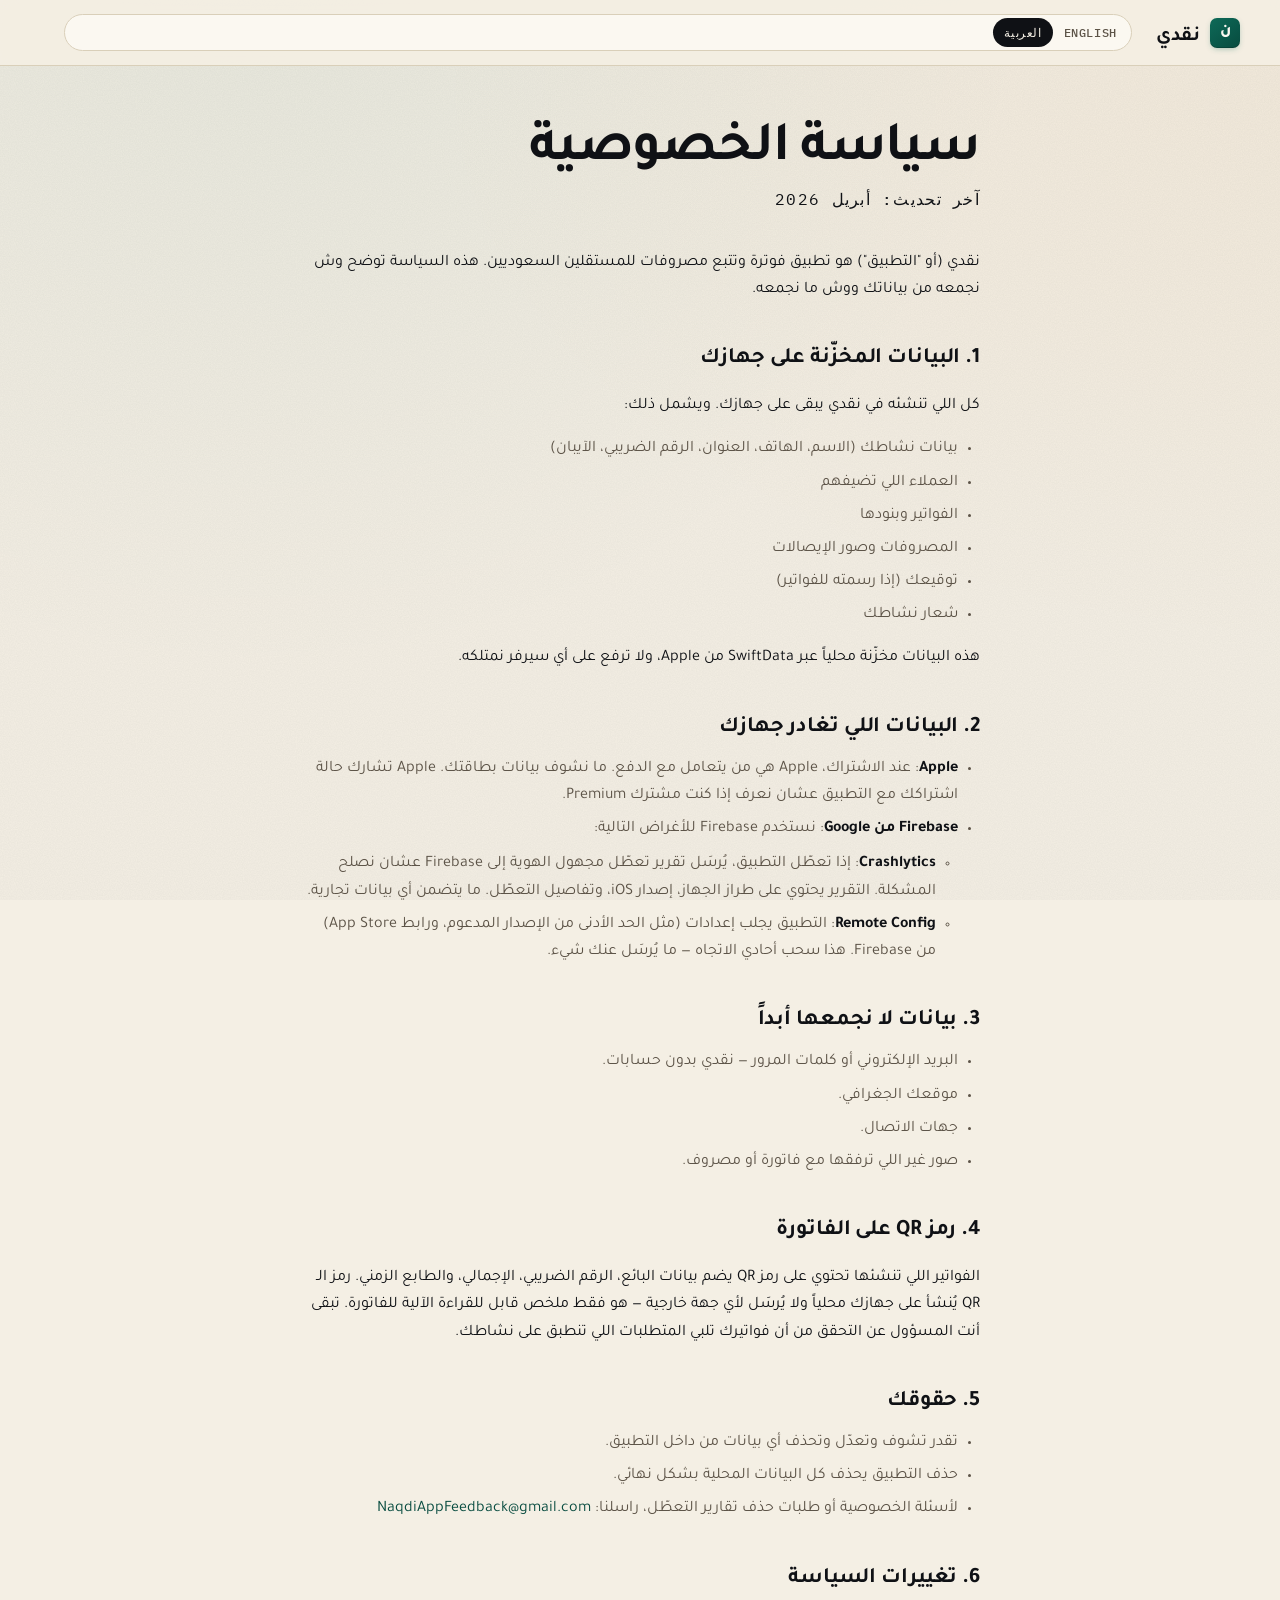
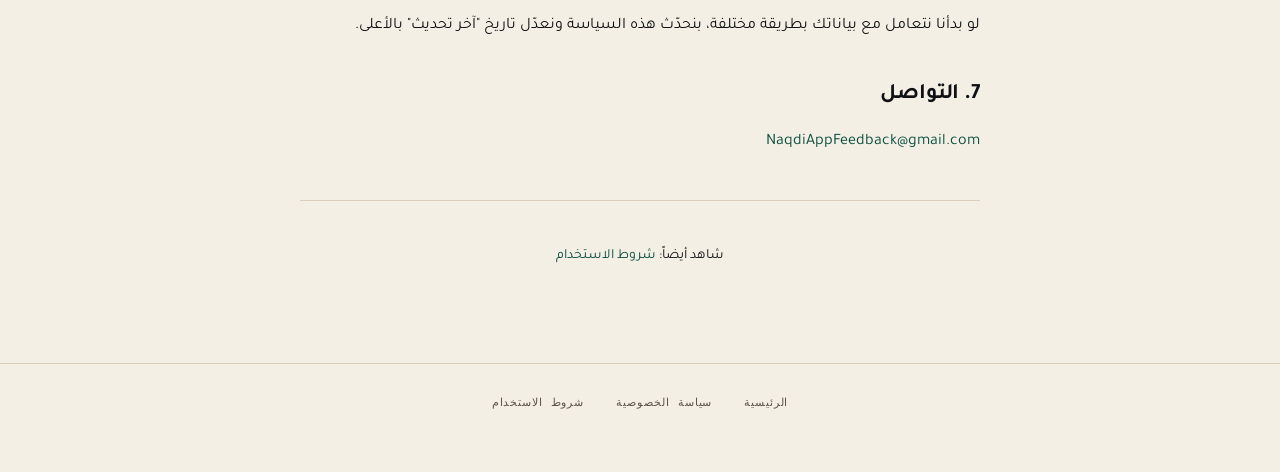
<file: privacy-policy-ar.html>
<!DOCTYPE html>
<html lang="ar" dir="rtl">
<head>
    <meta charset="UTF-8">
    <meta name="viewport" content="width=device-width, initial-scale=1.0">
    <title>سياسة الخصوصية — نقدي</title>
    <meta name="description" content="سياسة خصوصية نقدي. البيانات اللي نتعامل معها، وش يغادر جهازك، ووش ما نجمعه.">
    <link rel="stylesheet" href="style.css">
</head>
<body>

<header class="site">
    <a href="index-ar.html" class="brand">
        <span class="brand-badge">ن</span>
        نقدي
    </a>
    <div class="lang-toggle" aria-label="اللغة">
        <a href="privacy-policy.html">English</a>
        <a href="privacy-policy-ar.html" class="active">العربية</a>
    </div>
</header>

<main class="container">
    <h1>سياسة الخصوصية</h1>
    <p class="last-updated">آخر تحديث: أبريل 2026</p>

    <p>نقدي (أو "التطبيق") هو تطبيق فوترة وتتبع مصروفات للمستقلين السعوديين. هذه السياسة توضح وش نجمعه من بياناتك ووش ما نجمعه.</p>

    <h2>1. البيانات المخزّنة على جهازك</h2>
    <p>كل اللي تنشئه في نقدي يبقى على جهازك. ويشمل ذلك:</p>
    <ul>
        <li>بيانات نشاطك (الاسم، الهاتف، العنوان، الرقم الضريبي، الآيبان)</li>
        <li>العملاء اللي تضيفهم</li>
        <li>الفواتير وبنودها</li>
        <li>المصروفات وصور الإيصالات</li>
        <li>توقيعك (إذا رسمته للفواتير)</li>
        <li>شعار نشاطك</li>
    </ul>
    <p>هذه البيانات مخزّنة محلياً عبر SwiftData من Apple، ولا ترفع على أي سيرفر نمتلكه.</p>

    <h2>2. البيانات اللي تغادر جهازك</h2>
    <ul>
        <li><strong>Apple</strong>: عند الاشتراك، Apple هي من يتعامل مع الدفع. ما نشوف بيانات بطاقتك. Apple تشارك حالة اشتراكك مع التطبيق عشان نعرف إذا كنت مشترك Premium.</li>
        <li><strong>Firebase من Google</strong>: نستخدم Firebase للأغراض التالية:
            <ul>
                <li><strong>Crashlytics</strong>: إذا تعطّل التطبيق، يُرسَل تقرير تعطّل مجهول الهوية إلى Firebase عشان نصلح المشكلة. التقرير يحتوي على طراز الجهاز، إصدار iOS، وتفاصيل التعطّل. ما يتضمن أي بيانات تجارية.</li>
                <li><strong>Remote Config</strong>: التطبيق يجلب إعدادات (مثل الحد الأدنى من الإصدار المدعوم، ورابط App Store) من Firebase. هذا سحب أحادي الاتجاه — ما يُرسَل عنك شيء.</li>
            </ul>
        </li>
    </ul>

    <h2>3. بيانات لا نجمعها أبداً</h2>
    <ul>
        <li>البريد الإلكتروني أو كلمات المرور — نقدي بدون حسابات.</li>
        <li>موقعك الجغرافي.</li>
        <li>جهات الاتصال.</li>
        <li>صور غير اللي ترفقها مع فاتورة أو مصروف.</li>
    </ul>

    <h2>4. رمز QR على الفاتورة</h2>
    <p>الفواتير اللي تنشئها تحتوي على رمز QR يضم بيانات البائع، الرقم الضريبي، الإجمالي، والطابع الزمني. رمز الـ QR يُنشأ على جهازك محلياً ولا يُرسَل لأي جهة خارجية — هو فقط ملخص قابل للقراءة الآلية للفاتورة. تبقى أنت المسؤول عن التحقق من أن فواتيرك تلبي المتطلبات اللي تنطبق على نشاطك.</p>

    <h2>5. حقوقك</h2>
    <ul>
        <li>تقدر تشوف وتعدّل وتحذف أي بيانات من داخل التطبيق.</li>
        <li>حذف التطبيق يحذف كل البيانات المحلية بشكل نهائي.</li>
        <li>لأسئلة الخصوصية أو طلبات حذف تقارير التعطّل، راسلنا: <a href="mailto:NaqdiAppFeedback@gmail.com">NaqdiAppFeedback@gmail.com</a></li>
    </ul>

    <h2>6. تغييرات السياسة</h2>
    <p>لو بدأنا نتعامل مع بياناتك بطريقة مختلفة، بنحدّث هذه السياسة ونعدّل تاريخ "آخر تحديث" بالأعلى.</p>

    <h2>7. التواصل</h2>
    <p><a href="mailto:NaqdiAppFeedback@gmail.com">NaqdiAppFeedback@gmail.com</a></p>

    <hr class="divider">
    <p style="text-align: center; color: var(--ink-muted); font-size: 14px;">
        شاهد أيضاً: <a href="terms-of-use-ar.html">شروط الاستخدام</a>
    </p>
</main>

<footer>
    <a href="index-ar.html">الرئيسية</a>
    <a href="privacy-policy-ar.html">سياسة الخصوصية</a>
    <a href="terms-of-use-ar.html">شروط الاستخدام</a>
</footer>

</body>
</html>
</file>
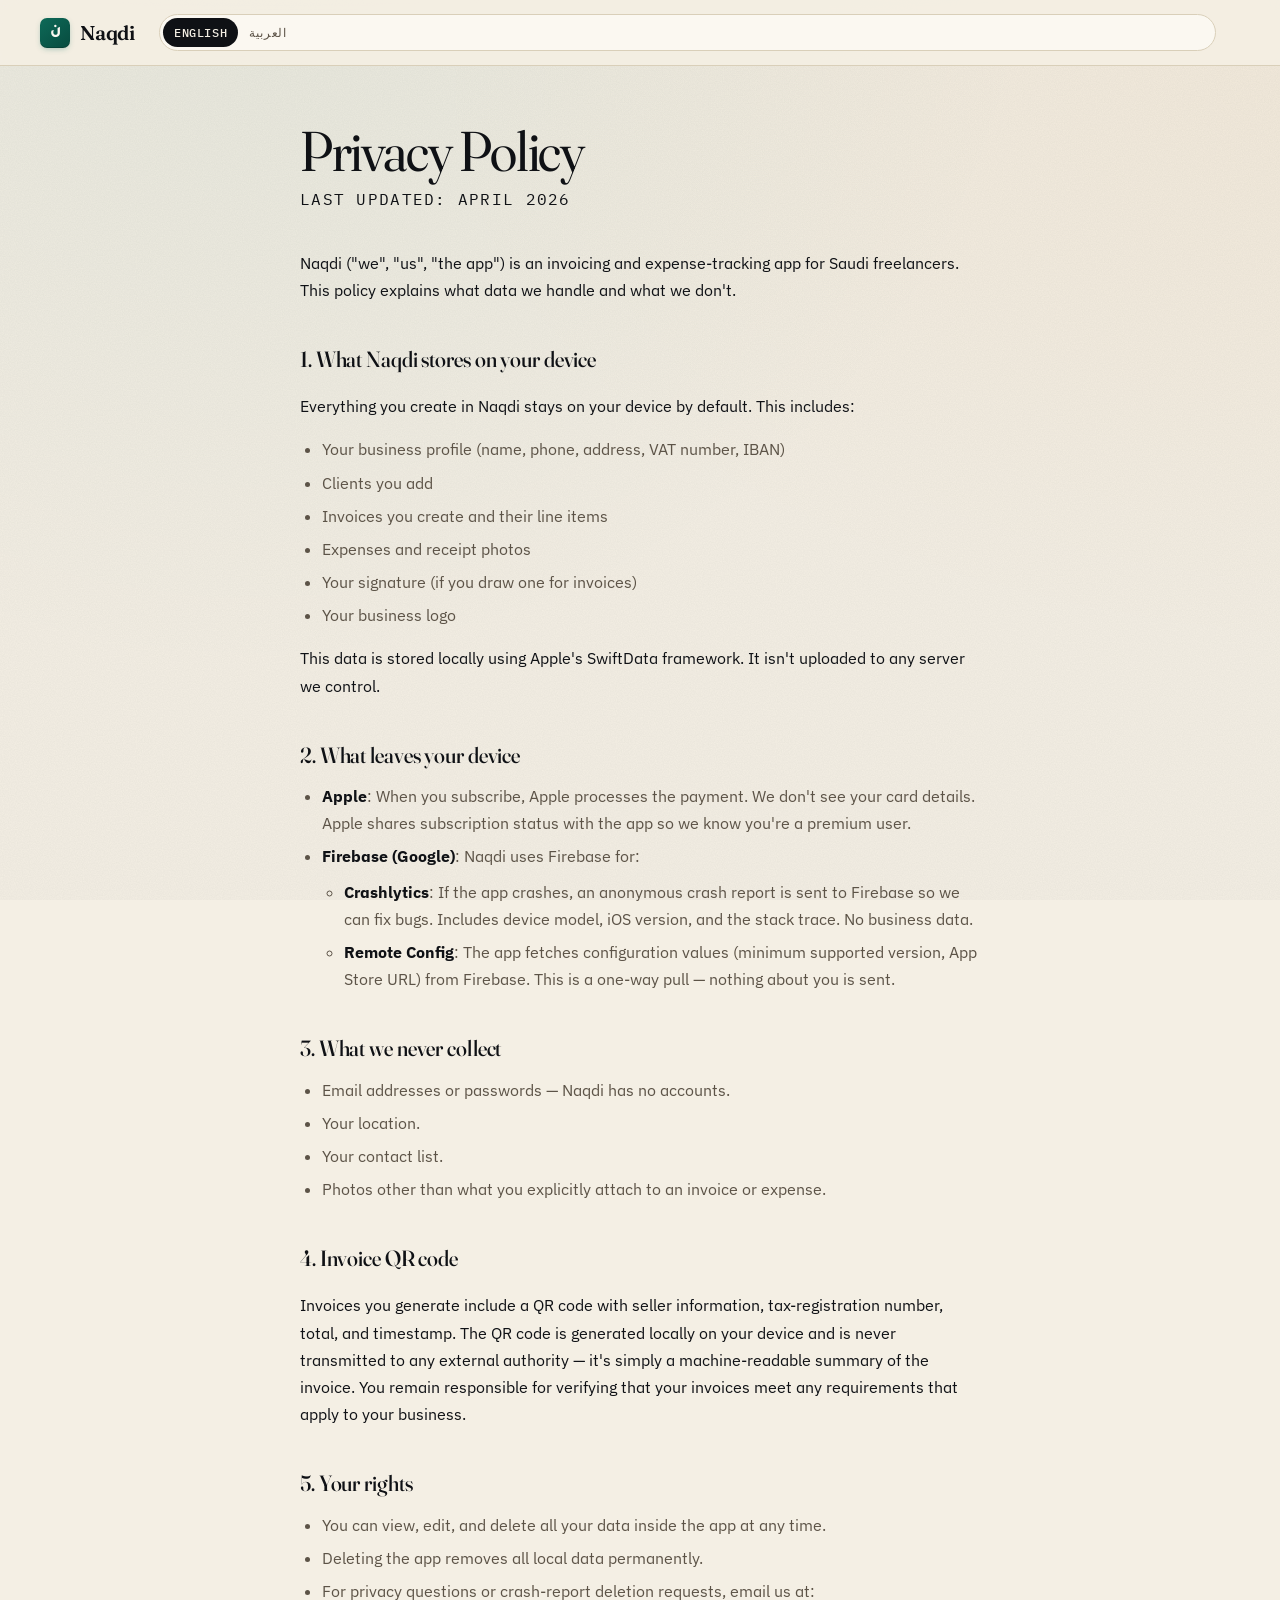
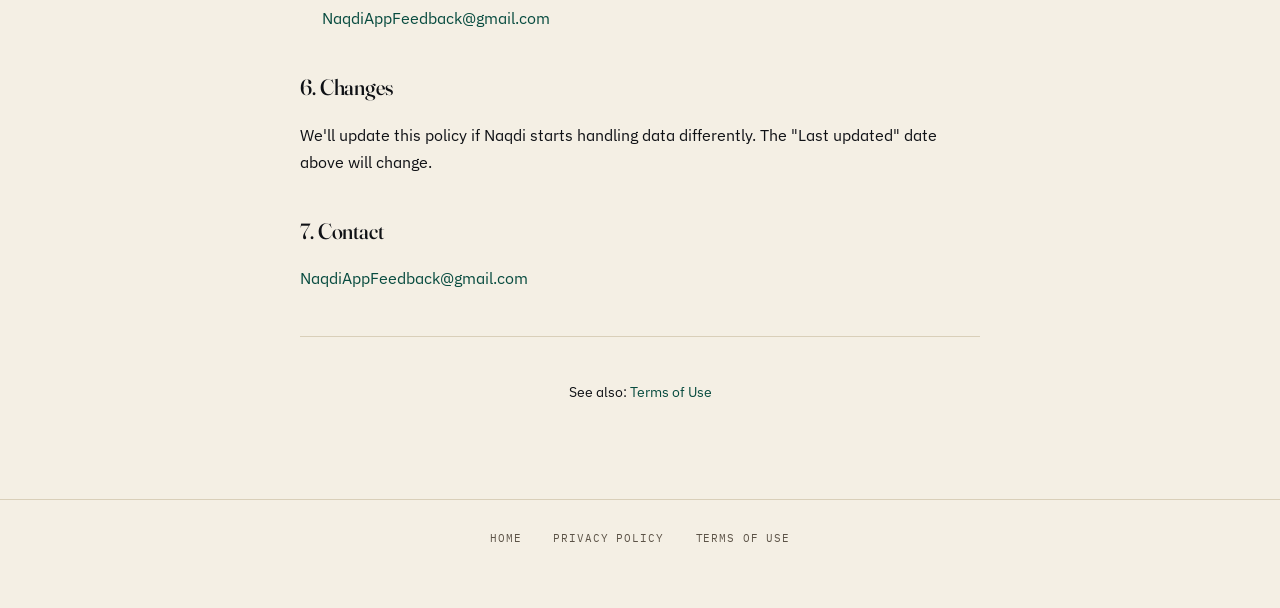
<file: privacy-policy.html>
<!DOCTYPE html>
<html lang="en" dir="ltr">
<head>
    <meta charset="UTF-8">
    <meta name="viewport" content="width=device-width, initial-scale=1.0">
    <title>Privacy Policy — Naqdi</title>
    <meta name="description" content="Naqdi's privacy policy. What data we handle, what leaves your device, and what we never collect.">
    <link rel="stylesheet" href="style.css">
</head>
<body>

<header class="site">
    <a href="index.html" class="brand">
        <span class="brand-badge">ن</span>
        Naqdi
    </a>
    <div class="lang-toggle" aria-label="Language">
        <a href="privacy-policy.html" class="active">English</a>
        <a href="privacy-policy-ar.html">العربية</a>
    </div>
</header>

<main class="container">
    <h1>Privacy Policy</h1>
    <p class="last-updated">Last updated: April 2026</p>

    <p>Naqdi ("we", "us", "the app") is an invoicing and expense-tracking app for Saudi freelancers. This policy explains what data we handle and what we don't.</p>

    <h2>1. What Naqdi stores on your device</h2>
    <p>Everything you create in Naqdi stays on your device by default. This includes:</p>
    <ul>
        <li>Your business profile (name, phone, address, VAT number, IBAN)</li>
        <li>Clients you add</li>
        <li>Invoices you create and their line items</li>
        <li>Expenses and receipt photos</li>
        <li>Your signature (if you draw one for invoices)</li>
        <li>Your business logo</li>
    </ul>
    <p>This data is stored locally using Apple's SwiftData framework. It isn't uploaded to any server we control.</p>

    <h2>2. What leaves your device</h2>
    <ul>
        <li><strong>Apple</strong>: When you subscribe, Apple processes the payment. We don't see your card details. Apple shares subscription status with the app so we know you're a premium user.</li>
        <li><strong>Firebase (Google)</strong>: Naqdi uses Firebase for:
            <ul>
                <li><strong>Crashlytics</strong>: If the app crashes, an anonymous crash report is sent to Firebase so we can fix bugs. Includes device model, iOS version, and the stack trace. No business data.</li>
                <li><strong>Remote Config</strong>: The app fetches configuration values (minimum supported version, App Store URL) from Firebase. This is a one-way pull — nothing about you is sent.</li>
            </ul>
        </li>
    </ul>

    <h2>3. What we never collect</h2>
    <ul>
        <li>Email addresses or passwords — Naqdi has no accounts.</li>
        <li>Your location.</li>
        <li>Your contact list.</li>
        <li>Photos other than what you explicitly attach to an invoice or expense.</li>
    </ul>

    <h2>4. Invoice QR code</h2>
    <p>Invoices you generate include a QR code with seller information, tax-registration number, total, and timestamp. The QR code is generated locally on your device and is never transmitted to any external authority — it's simply a machine-readable summary of the invoice. You remain responsible for verifying that your invoices meet any requirements that apply to your business.</p>

    <h2>5. Your rights</h2>
    <ul>
        <li>You can view, edit, and delete all your data inside the app at any time.</li>
        <li>Deleting the app removes all local data permanently.</li>
        <li>For privacy questions or crash-report deletion requests, email us at: <a href="mailto:NaqdiAppFeedback@gmail.com">NaqdiAppFeedback@gmail.com</a></li>
    </ul>

    <h2>6. Changes</h2>
    <p>We'll update this policy if Naqdi starts handling data differently. The "Last updated" date above will change.</p>

    <h2>7. Contact</h2>
    <p><a href="mailto:NaqdiAppFeedback@gmail.com">NaqdiAppFeedback@gmail.com</a></p>

    <hr class="divider">
    <p style="text-align: center; color: var(--ink-muted); font-size: 14px;">
        See also: <a href="terms-of-use.html">Terms of Use</a>
    </p>
</main>

<footer>
    <a href="index.html">Home</a>
    <a href="privacy-policy.html">Privacy Policy</a>
    <a href="terms-of-use.html">Terms of Use</a>
</footer>

</body>
</html>
</file>
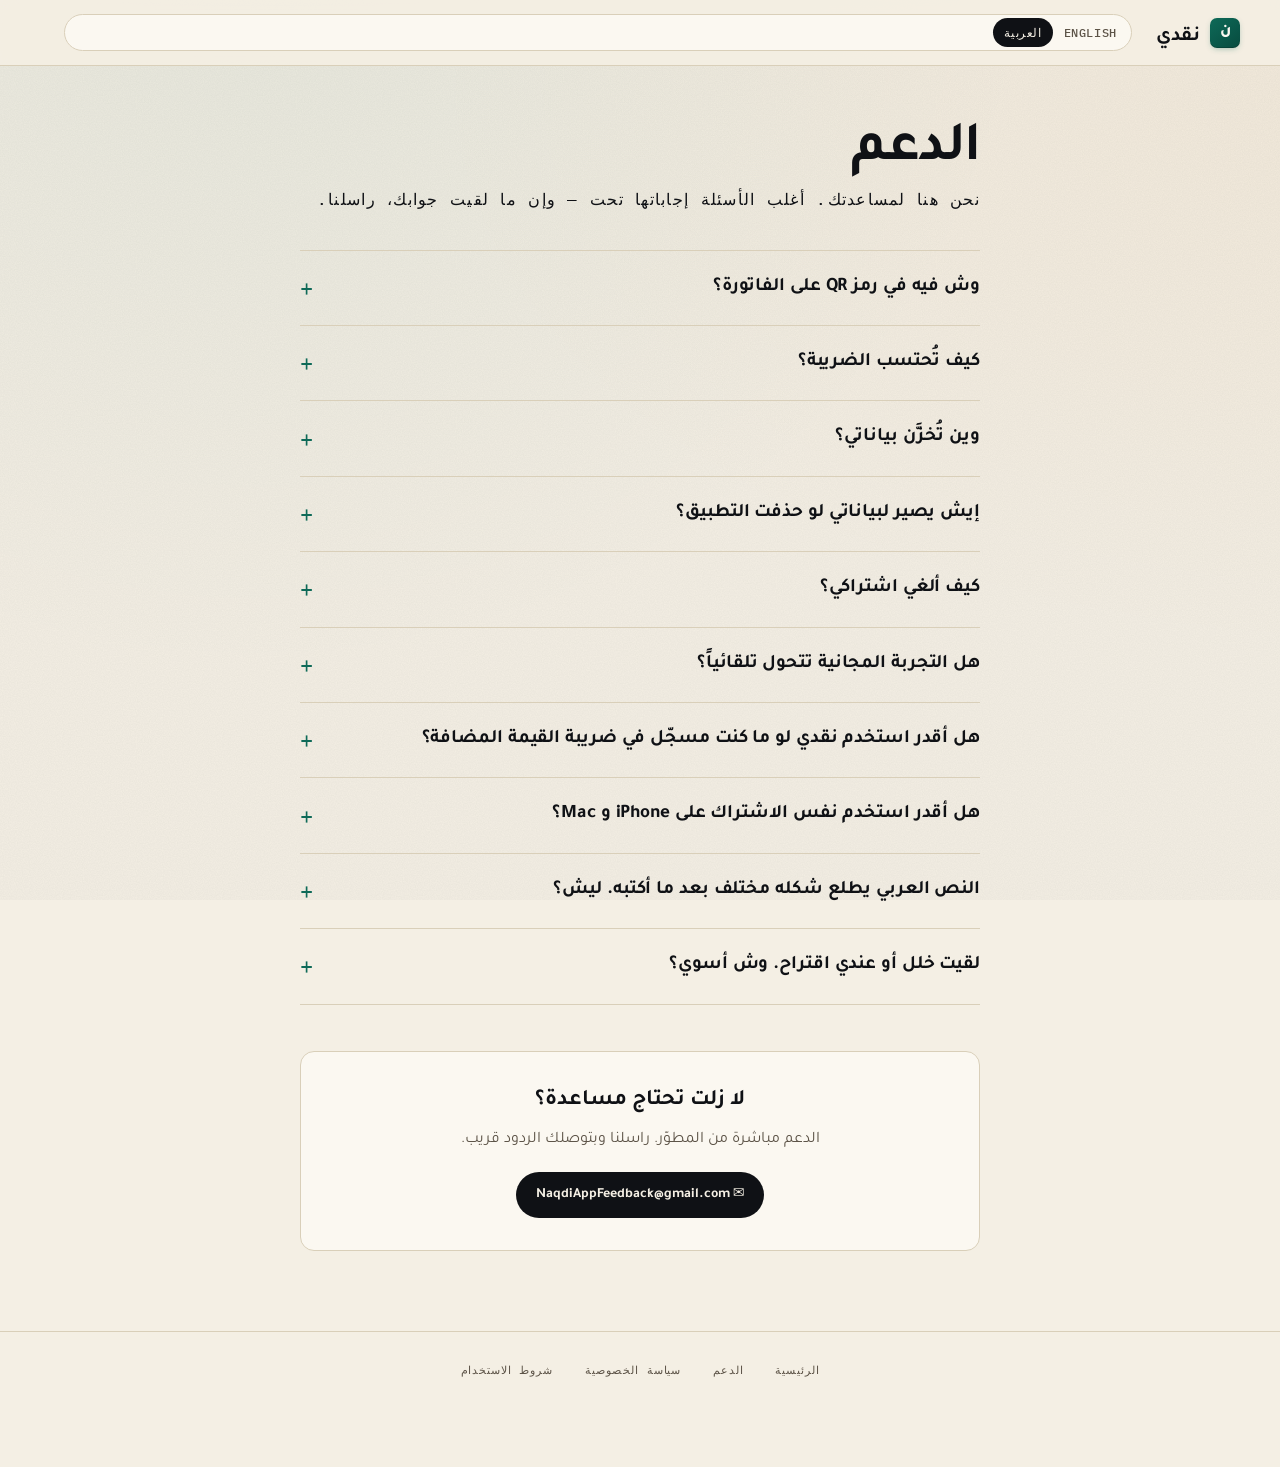
<file: support-ar.html>
<!DOCTYPE html>
<html lang="ar" dir="rtl">
<head>
    <meta charset="UTF-8">
    <meta name="viewport" content="width=device-width, initial-scale=1.0">
    <title>الدعم — نقدي</title>
    <meta name="description" content="دعم نقدي. أسئلة شائعة عن الفوترة، احتساب الضريبة، الاشتراكات، وخصوصية البيانات.">
    <link rel="stylesheet" href="style.css">
</head>
<body>

<header class="site">
    <a href="index-ar.html" class="brand">
        <span class="brand-badge">ن</span>
        نقدي
    </a>
    <div class="lang-toggle" aria-label="اللغة">
        <a href="support.html">English</a>
        <a href="support-ar.html" class="active">العربية</a>
    </div>
</header>

<main class="container">
    <h1>الدعم</h1>
    <p class="last-updated">نحن هنا لمساعدتك. أغلب الأسئلة إجاباتها تحت — وإن ما لقيت جوابك، راسلنا.</p>

    <div class="faq-list">
        <details class="faq-item">
            <summary>وش فيه في رمز QR على الفاتورة؟</summary>
            <p>كل فاتورة تتضمن رمز QR يحتوي على اسم البائع، الرقم الضريبي، الطابع الزمني، الإجمالي، ومبلغ الضريبة — ملخص قابل للقراءة الآلية للفاتورة. الرمز يُنشأ على جهازك وهو جزء من ملف PDF. نقدي أداة فوترة للاستخدام الشخصي؛ أنت المسؤول عن التحقق من أن فواتيرك تلبي المتطلبات اللي تنطبق على نشاطك.</p>
        </details>

        <details class="faq-item">
            <summary>كيف تُحتسب الضريبة؟</summary>
            <p>نقدي يطبق نسبة ضريبة القيمة المضافة السعودية 15% على المبلغ الخاضع للضريبة (المجموع − أي خصم) باستخدام نوع <code>Decimal</code> من Apple مع تقريب مصرفي. كل المبالغ تُخزّن وتُعرض بخانتين عشريتين بالضبط. التقرير الربعي يجمع ضريبة المخرجات (من الفواتير) مع ضريبة المدخلات (من المصروفات) ليظهر صافي المستحق أو المسترد.</p>
        </details>

        <details class="faq-item">
            <summary>وين تُخزَّن بياناتي؟</summary>
            <p>على جهازك فقط. نقدي يستخدم SwiftData من Apple لتخزين الفواتير والعملاء والمصروفات وملف نشاطك محلياً. ما يتم رفع أي شيء لسيرفر نملكه. البيانات الوحيدة اللي تغادر جهازك هي (أ) تقارير أعطال مجهولة عبر Firebase Crashlytics، و(ب) حالة الاشتراك عبر Apple StoreKit. شاهد <a href="privacy-policy-ar.html">سياسة الخصوصية</a> للتفاصيل.</p>
        </details>

        <details class="faq-item">
            <summary>إيش يصير لبياناتي لو حذفت التطبيق؟</summary>
            <p>كل البيانات المحلية تُحذف نهائياً. ننصحك بتصدير فواتيرك ومصروفاتك PDF أو CSV قبل الحذف، خصوصاً إذا كنت في منتصف السنة وتحتاج السجلات لإقرارك الربعي.</p>
        </details>

        <details class="faq-item">
            <summary>كيف ألغي اشتراكي؟</summary>
            <p>الاشتراكات تُدار من Apple، مو من عندنا. افتح إعدادات iPhone ← اضغط Apple ID في الأعلى ← الاشتراكات ← نقدي ← إلغاء الاشتراك. Apple بتحتفظ لك بالوصول حتى نهاية فترة الفوترة. لطلبات الاسترداد، استخدم <a href="https://reportaproblem.apple.com">reportaproblem.apple.com</a> — ما نقدر نرد المبالغ مباشرة.</p>
        </details>

        <details class="faq-item">
            <summary>هل التجربة المجانية تتحول تلقائياً؟</summary>
            <p>نعم. إذا بدأت التجربة المجانية 7 أيام على الخطة السنوية وما ألغيت خلال هذه الأيام، Apple تحسم السعر السنوي تلقائياً وتحولك لمشترك مدفوع. تقدر تلغي في أي وقت أثناء التجربة (شاهد الإجابة فوق) عشان ما يتم الخصم.</p>
        </details>

        <details class="faq-item">
            <summary>هل أقدر استخدم نقدي لو ما كنت مسجّل في ضريبة القيمة المضافة؟</summary>
            <p>نعم. في بيانات نشاطك، اجعل "مسجّل في ضريبة القيمة المضافة" إيقاف. نقدي بينشئ فواتير بدون تطبيق الضريبة وبدون عناوين ضريبية. رمز QR لسه يُنشأ (أفضل ممارسة) لكن الفاتورة نفسها تكون فاتورة غير خاضعة للضريبة.</p>
        </details>

        <details class="faq-item">
            <summary>هل أقدر استخدم نفس الاشتراك على iPhone و Mac؟</summary>
            <p>نعم. نقدي يدعم Universal Purchase — اشتراك واحد يغطي جميع أجهزتك Apple (iPhone و iPad و Mac عبر Catalyst). سجّل دخولك بنفس Apple ID على كل جهاز وحالة نقدي PRO تنتقل تلقائياً.</p>
        </details>

        <details class="faq-item">
            <summary>النص العربي يطلع شكله مختلف بعد ما أكتبه. ليش؟</summary>
            <p>نقدي يحوّل تلقائياً الأرقام العربية (٠-٩) إلى أرقام غربية (0-9) للاتساق في الفواتير — معظم الشركات السعودية تفضّل الأرقام الغربية في ملفات PDF للفواتير لسهولة استخدامها مع الأنظمة البنكية والمحاسبية. هذا تحويل متعمد؛ النص اللي تكتبه يبقى بالضبط كما كتبته.</p>
        </details>

        <details class="faq-item">
            <summary>لقيت خلل أو عندي اقتراح. وش أسوي؟</summary>
            <p>راسلنا على <a href="mailto:NaqdiAppFeedback@gmail.com">NaqdiAppFeedback@gmail.com</a>. اذكر إصدار iOS وإصدار نقدي (الإعدادات ← حول ← الإصدار). الصور تساعد. نقرأ كل رسالة ونرد خلال يومين عمل.</p>
        </details>
    </div>

    <div class="support-cta">
        <h3>لا زلت تحتاج مساعدة؟</h3>
        <p>الدعم مباشرة من المطوّر. راسلنا وبتوصلك الردود قريب.</p>
        <a href="mailto:NaqdiAppFeedback@gmail.com" class="email">
            ✉️ NaqdiAppFeedback@gmail.com
        </a>
    </div>
</main>

<footer>
    <a href="index-ar.html">الرئيسية</a>
    <a href="support-ar.html">الدعم</a>
    <a href="privacy-policy-ar.html">سياسة الخصوصية</a>
    <a href="terms-of-use-ar.html">شروط الاستخدام</a>
</footer>

</body>
</html>
</file>
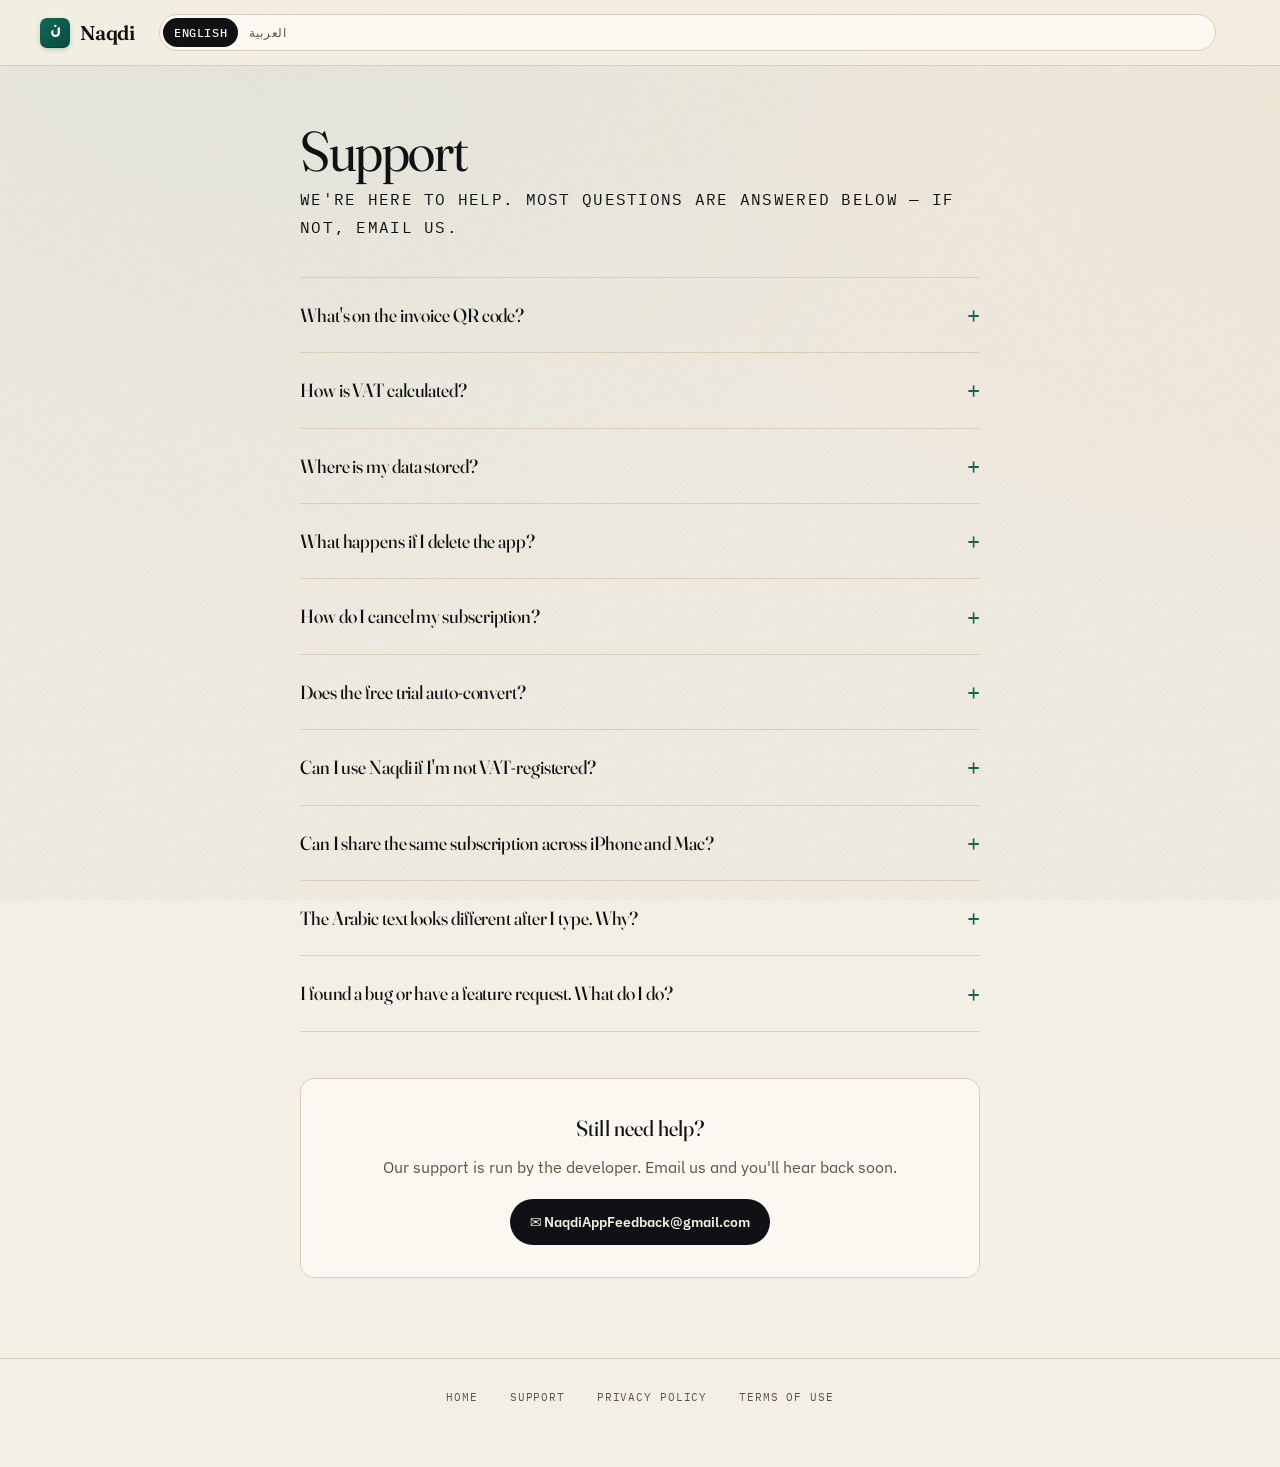
<file: support.html>
<!DOCTYPE html>
<html lang="en" dir="ltr">
<head>
    <meta charset="UTF-8">
    <meta name="viewport" content="width=device-width, initial-scale=1.0">
    <title>Support — Naqdi</title>
    <meta name="description" content="Get help with Naqdi. FAQs about invoicing, VAT calculation, subscriptions, and data privacy.">
    <link rel="stylesheet" href="style.css">
</head>
<body>

<header class="site">
    <a href="index.html" class="brand">
        <span class="brand-badge">ن</span>
        Naqdi
    </a>
    <div class="lang-toggle" aria-label="Language">
        <a href="support.html" class="active">English</a>
        <a href="support-ar.html">العربية</a>
    </div>
</header>

<main class="container">
    <h1>Support</h1>
    <p class="last-updated">We're here to help. Most questions are answered below — if not, email us.</p>

    <div class="faq-list">
        <details class="faq-item">
            <summary>What's on the invoice QR code?</summary>
            <p>Every invoice includes a QR code that encodes the seller name, tax-registration number, timestamp, invoice total, and VAT amount — a standard machine-readable summary of the invoice. The QR is generated on your device and is part of the PDF. Naqdi is a self-service invoicing tool; you remain responsible for checking that your invoices meet whatever requirements apply to your business.</p>
        </details>

        <details class="faq-item">
            <summary>How is VAT calculated?</summary>
            <p>Naqdi applies the standard Saudi VAT rate of 15% on the taxable amount (subtotal − any discount) using Apple's <code>Decimal</code> type with banker's rounding. All amounts are stored and displayed to exactly 2 decimal places. The quarterly VAT report combines output VAT (from invoices) with input VAT (from expenses) to show your net payable or refund.</p>
        </details>

        <details class="faq-item">
            <summary>Where is my data stored?</summary>
            <p>On your device only. Naqdi uses Apple's SwiftData framework to store invoices, clients, expenses, and your business profile locally. Nothing is uploaded to a Naqdi-owned server. The only data that ever leaves your device is (a) anonymous crash reports via Firebase Crashlytics, and (b) subscription status through Apple StoreKit. See the <a href="privacy-policy.html">Privacy Policy</a> for details.</p>
        </details>

        <details class="faq-item">
            <summary>What happens if I delete the app?</summary>
            <p>All local data is removed permanently. We recommend exporting your invoices and expenses as PDF or CSV before deleting, especially if you're mid-year and may need the records for your quarterly VAT return.</p>
        </details>

        <details class="faq-item">
            <summary>How do I cancel my subscription?</summary>
            <p>Subscriptions are managed by Apple, not us. Open the iPhone Settings app → tap your Apple ID at the top → Subscriptions → Naqdi → Cancel Subscription. Apple will honor your access through the end of the billing period. For refunds, use <a href="https://reportaproblem.apple.com">reportaproblem.apple.com</a> — we can't issue refunds directly.</p>
        </details>

        <details class="faq-item">
            <summary>Does the free trial auto-convert?</summary>
            <p>Yes. If you start the 7-day free trial on the yearly plan and don't cancel within those 7 days, Apple automatically charges the annual price and converts you to a paid subscriber. You can cancel anytime during the trial (see above) to avoid the charge.</p>
        </details>

        <details class="faq-item">
            <summary>Can I use Naqdi if I'm not VAT-registered?</summary>
            <p>Yes. In your Business Profile, set "VAT Registered" to off. Naqdi will generate invoices without VAT applied and without VAT-specific labels. The QR code is still generated (best practice) but the invoice itself is a plain tax-exempt invoice.</p>
        </details>

        <details class="faq-item">
            <summary>Can I share the same subscription across iPhone and Mac?</summary>
            <p>Yes. Naqdi supports Universal Purchase — a single subscription covers all your Apple devices (iPhone, iPad, and Mac Catalyst). Sign in with the same Apple ID on each device and your Naqdi PRO status transfers automatically.</p>
        </details>

        <details class="faq-item">
            <summary>The Arabic text looks different after I type. Why?</summary>
            <p>Naqdi automatically converts Arabic-Indic digits (٠-٩) to Western digits (0-9) for consistency on invoices — Saudi businesses overwhelmingly prefer Western numerals on invoice PDFs for banking and accounting workflows. This is on purpose; the text content you type stays exactly as you typed it.</p>
        </details>

        <details class="faq-item">
            <summary>I found a bug or have a feature request. What do I do?</summary>
            <p>Email us at <a href="mailto:NaqdiAppFeedback@gmail.com">NaqdiAppFeedback@gmail.com</a>. Include your iOS version and the Naqdi version (Settings → About → Version). Screenshots help. We read everything and reply within 2 business days.</p>
        </details>
    </div>

    <div class="support-cta">
        <h3>Still need help?</h3>
        <p>Our support is run by the developer. Email us and you'll hear back soon.</p>
        <a href="mailto:NaqdiAppFeedback@gmail.com" class="email">
            ✉️ NaqdiAppFeedback@gmail.com
        </a>
    </div>
</main>

<footer>
    <a href="index.html">Home</a>
    <a href="support.html">Support</a>
    <a href="privacy-policy.html">Privacy Policy</a>
    <a href="terms-of-use.html">Terms of Use</a>
</footer>

</body>
</html>
</file>
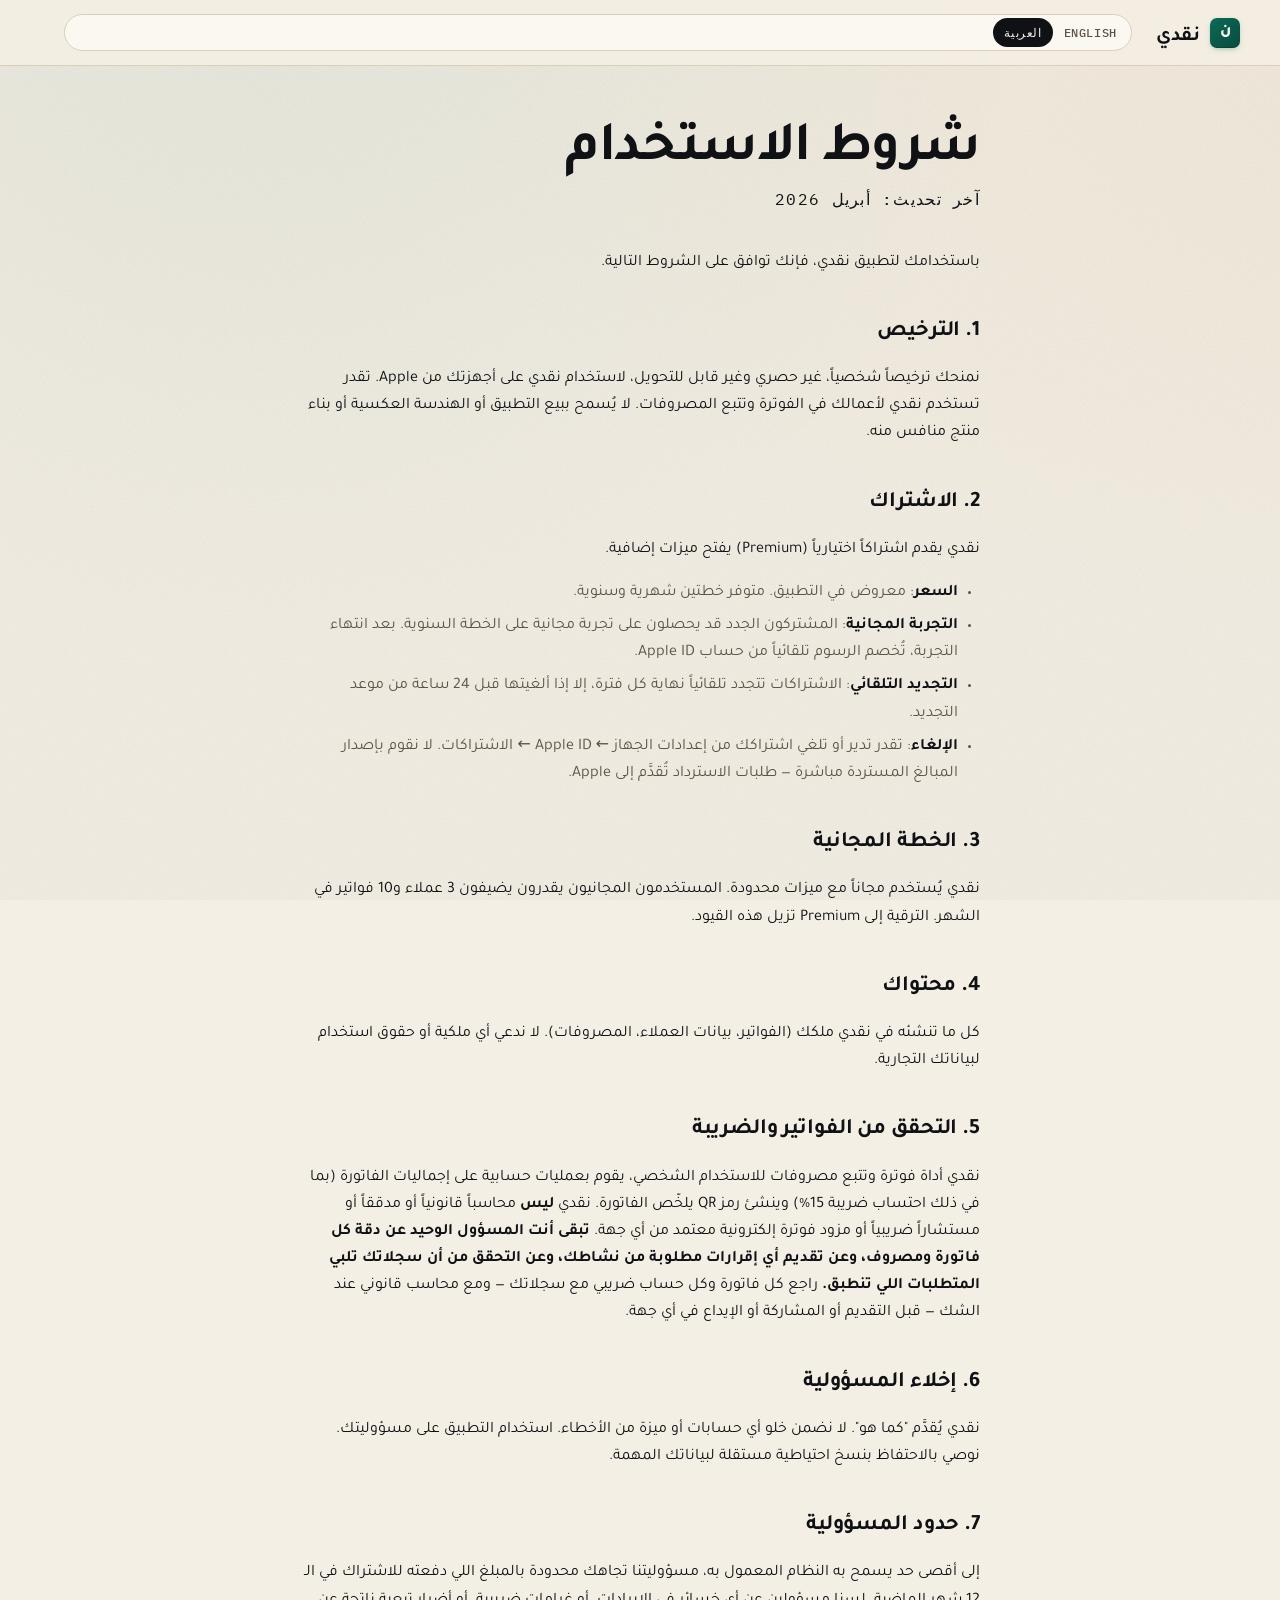
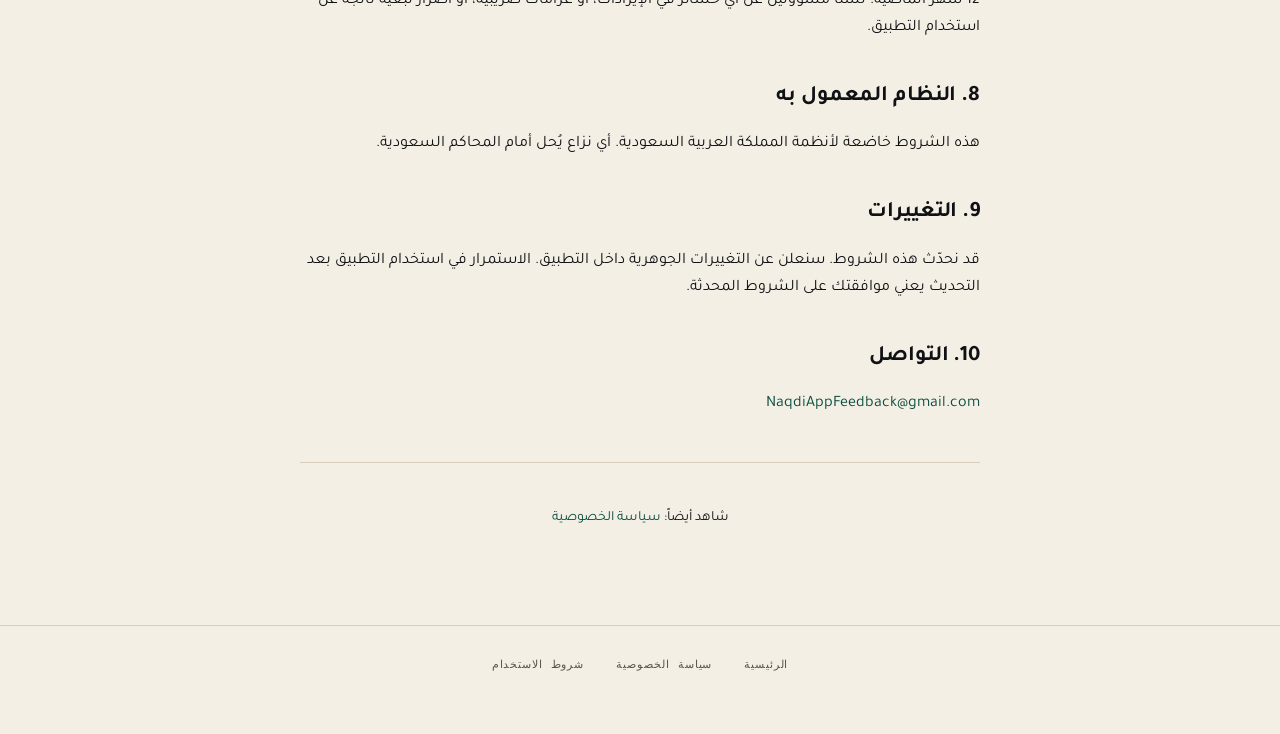
<file: terms-of-use-ar.html>
<!DOCTYPE html>
<html lang="ar" dir="rtl">
<head>
    <meta charset="UTF-8">
    <meta name="viewport" content="width=device-width, initial-scale=1.0">
    <title>شروط الاستخدام — نقدي</title>
    <meta name="description" content="شروط استخدام نقدي. الشروط اللي توافق عليها عند استخدام التطبيق، بما في ذلك شروط الاشتراك.">
    <link rel="stylesheet" href="style.css">
</head>
<body>

<header class="site">
    <a href="index-ar.html" class="brand">
        <span class="brand-badge">ن</span>
        نقدي
    </a>
    <div class="lang-toggle" aria-label="اللغة">
        <a href="terms-of-use.html">English</a>
        <a href="terms-of-use-ar.html" class="active">العربية</a>
    </div>
</header>

<main class="container">
    <h1>شروط الاستخدام</h1>
    <p class="last-updated">آخر تحديث: أبريل 2026</p>

    <p>باستخدامك لتطبيق نقدي، فإنك توافق على الشروط التالية.</p>

    <h2>1. الترخيص</h2>
    <p>نمنحك ترخيصاً شخصياً، غير حصري وغير قابل للتحويل، لاستخدام نقدي على أجهزتك من Apple. تقدر تستخدم نقدي لأعمالك في الفوترة وتتبع المصروفات. لا يُسمح ببيع التطبيق أو الهندسة العكسية أو بناء منتج منافس منه.</p>

    <h2>2. الاشتراك</h2>
    <p>نقدي يقدم اشتراكاً اختيارياً (Premium) يفتح ميزات إضافية.</p>
    <ul>
        <li><strong>السعر</strong>: معروض في التطبيق. متوفر خطتين شهرية وسنوية.</li>
        <li><strong>التجربة المجانية</strong>: المشتركون الجدد قد يحصلون على تجربة مجانية على الخطة السنوية. بعد انتهاء التجربة، تُخصم الرسوم تلقائياً من حساب Apple ID.</li>
        <li><strong>التجديد التلقائي</strong>: الاشتراكات تتجدد تلقائياً نهاية كل فترة، إلا إذا ألغيتها قبل 24 ساعة من موعد التجديد.</li>
        <li><strong>الإلغاء</strong>: تقدر تدير أو تلغي اشتراكك من إعدادات الجهاز ← Apple ID ← الاشتراكات. لا نقوم بإصدار المبالغ المستردة مباشرة — طلبات الاسترداد تُقدَّم إلى Apple.</li>
    </ul>

    <h2>3. الخطة المجانية</h2>
    <p>نقدي يُستخدم مجاناً مع ميزات محدودة. المستخدمون المجانيون يقدرون يضيفون 3 عملاء و10 فواتير في الشهر. الترقية إلى Premium تزيل هذه القيود.</p>

    <h2>4. محتواك</h2>
    <p>كل ما تنشئه في نقدي ملكك (الفواتير، بيانات العملاء، المصروفات). لا ندعي أي ملكية أو حقوق استخدام لبياناتك التجارية.</p>

    <h2>5. التحقق من الفواتير والضريبة</h2>
    <p>نقدي أداة فوترة وتتبع مصروفات للاستخدام الشخصي، يقوم بعمليات حسابية على إجماليات الفاتورة (بما في ذلك احتساب ضريبة 15%) وينشئ رمز QR يلخّص الفاتورة. نقدي <strong>ليس</strong> محاسباً قانونياً أو مدققاً أو مستشاراً ضريبياً أو مزود فوترة إلكترونية معتمد من أي جهة. <strong>تبقى أنت المسؤول الوحيد عن دقة كل فاتورة ومصروف، وعن تقديم أي إقرارات مطلوبة من نشاطك، وعن التحقق من أن سجلاتك تلبي المتطلبات اللي تنطبق.</strong> راجع كل فاتورة وكل حساب ضريبي مع سجلاتك — ومع محاسب قانوني عند الشك — قبل التقديم أو المشاركة أو الإيداع في أي جهة.</p>

    <h2>6. إخلاء المسؤولية</h2>
    <p>نقدي يُقدَّم "كما هو". لا نضمن خلو أي حسابات أو ميزة من الأخطاء. استخدام التطبيق على مسؤوليتك. نوصي بالاحتفاظ بنسخ احتياطية مستقلة لبياناتك المهمة.</p>

    <h2>7. حدود المسؤولية</h2>
    <p>إلى أقصى حد يسمح به النظام المعمول به، مسؤوليتنا تجاهك محدودة بالمبلغ اللي دفعته للاشتراك في الـ 12 شهر الماضية. لسنا مسؤولين عن أي خسائر في الإيرادات، أو غرامات ضريبية، أو أضرار تبعية ناتجة عن استخدام التطبيق.</p>

    <h2>8. النظام المعمول به</h2>
    <p>هذه الشروط خاضعة لأنظمة المملكة العربية السعودية. أي نزاع يُحل أمام المحاكم السعودية.</p>

    <h2>9. التغييرات</h2>
    <p>قد نحدّث هذه الشروط. سنعلن عن التغييرات الجوهرية داخل التطبيق. الاستمرار في استخدام التطبيق بعد التحديث يعني موافقتك على الشروط المحدثة.</p>

    <h2>10. التواصل</h2>
    <p><a href="mailto:NaqdiAppFeedback@gmail.com">NaqdiAppFeedback@gmail.com</a></p>

    <hr class="divider">
    <p style="text-align: center; color: var(--ink-muted); font-size: 14px;">
        شاهد أيضاً: <a href="privacy-policy-ar.html">سياسة الخصوصية</a>
    </p>
</main>

<footer>
    <a href="index-ar.html">الرئيسية</a>
    <a href="privacy-policy-ar.html">سياسة الخصوصية</a>
    <a href="terms-of-use-ar.html">شروط الاستخدام</a>
</footer>

</body>
</html>
</file>
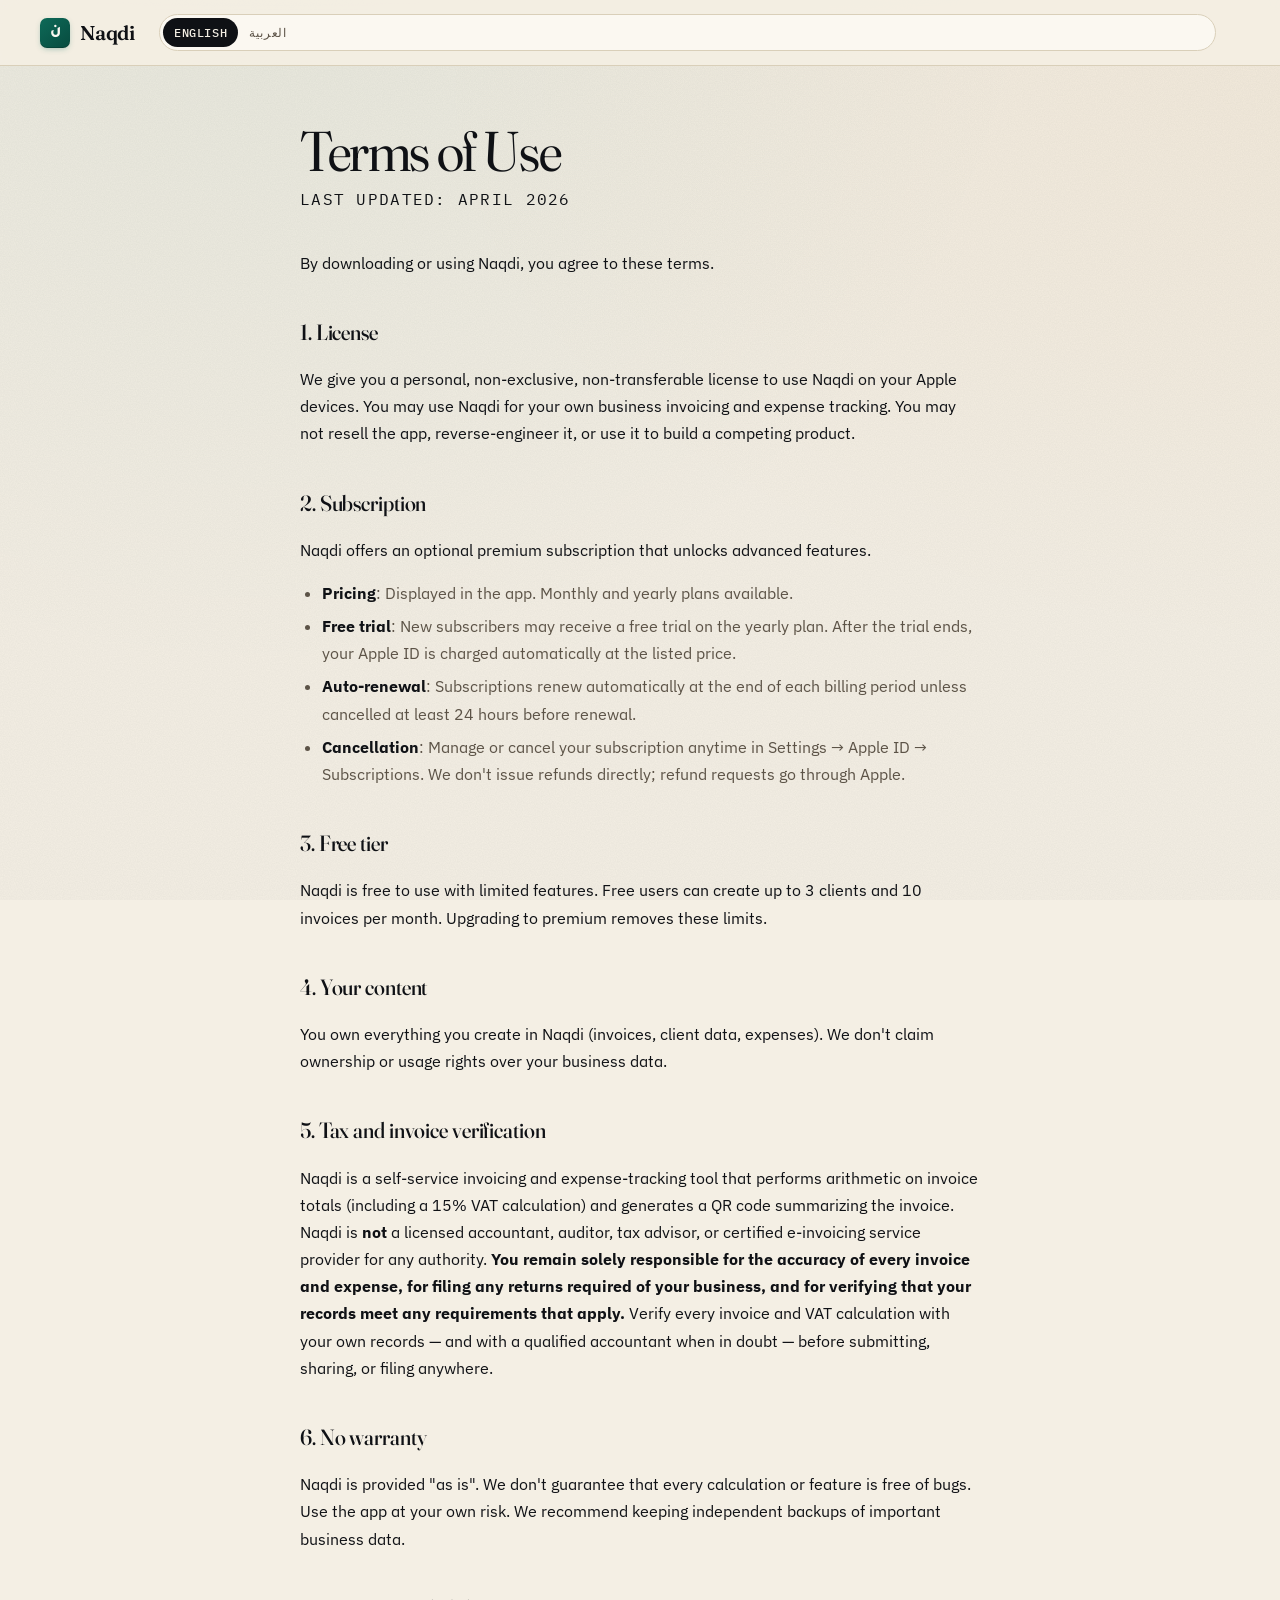
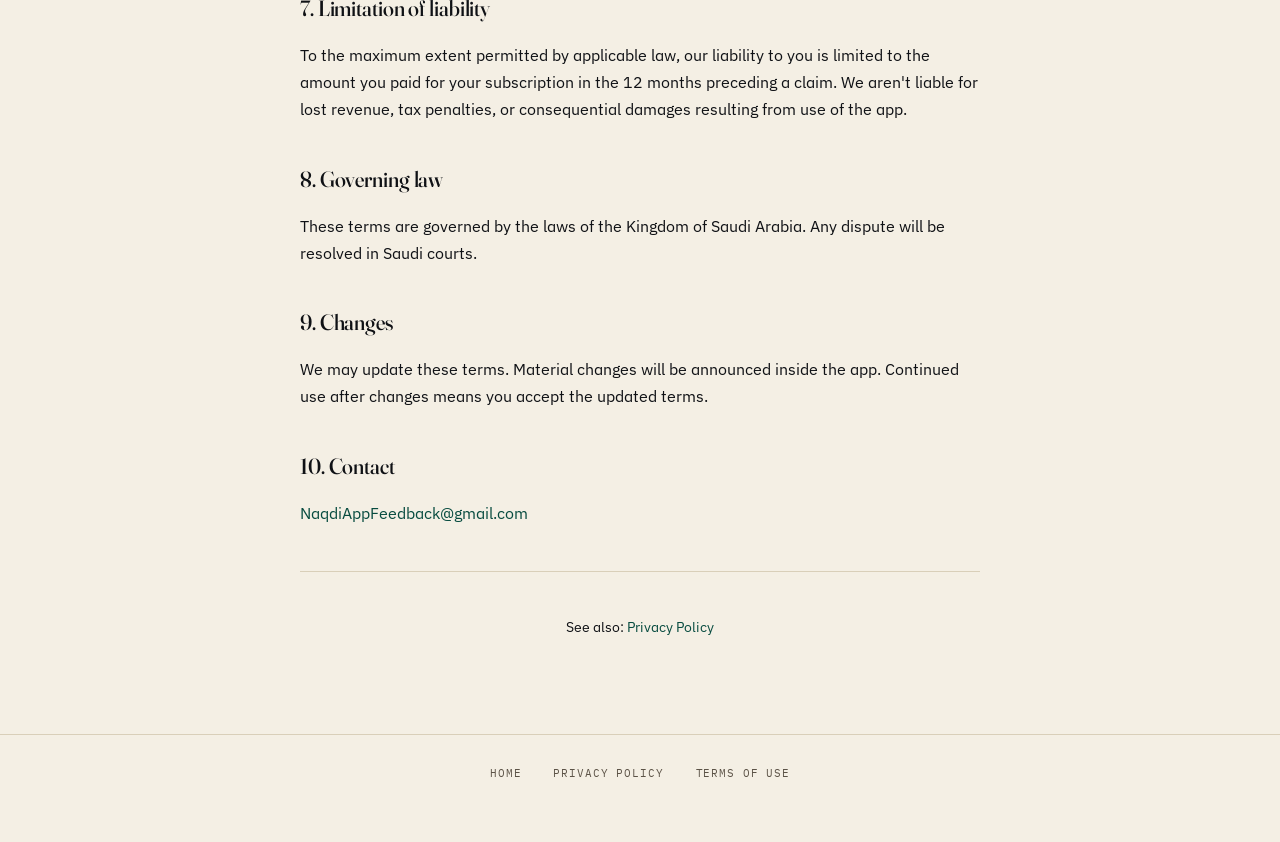
<file: terms-of-use.html>
<!DOCTYPE html>
<html lang="en" dir="ltr">
<head>
    <meta charset="UTF-8">
    <meta name="viewport" content="width=device-width, initial-scale=1.0">
    <title>Terms of Use — Naqdi</title>
    <meta name="description" content="Naqdi's Terms of Use. The agreement you accept when using Naqdi, including subscription terms.">
    <link rel="stylesheet" href="style.css">
</head>
<body>

<header class="site">
    <a href="index.html" class="brand">
        <span class="brand-badge">ن</span>
        Naqdi
    </a>
    <div class="lang-toggle" aria-label="Language">
        <a href="terms-of-use.html" class="active">English</a>
        <a href="terms-of-use-ar.html">العربية</a>
    </div>
</header>

<main class="container">
    <h1>Terms of Use</h1>
    <p class="last-updated">Last updated: April 2026</p>

    <p>By downloading or using Naqdi, you agree to these terms.</p>

    <h2>1. License</h2>
    <p>We give you a personal, non-exclusive, non-transferable license to use Naqdi on your Apple devices. You may use Naqdi for your own business invoicing and expense tracking. You may not resell the app, reverse-engineer it, or use it to build a competing product.</p>

    <h2>2. Subscription</h2>
    <p>Naqdi offers an optional premium subscription that unlocks advanced features.</p>
    <ul>
        <li><strong>Pricing</strong>: Displayed in the app. Monthly and yearly plans available.</li>
        <li><strong>Free trial</strong>: New subscribers may receive a free trial on the yearly plan. After the trial ends, your Apple ID is charged automatically at the listed price.</li>
        <li><strong>Auto-renewal</strong>: Subscriptions renew automatically at the end of each billing period unless cancelled at least 24 hours before renewal.</li>
        <li><strong>Cancellation</strong>: Manage or cancel your subscription anytime in Settings → Apple ID → Subscriptions. We don't issue refunds directly; refund requests go through Apple.</li>
    </ul>

    <h2>3. Free tier</h2>
    <p>Naqdi is free to use with limited features. Free users can create up to 3 clients and 10 invoices per month. Upgrading to premium removes these limits.</p>

    <h2>4. Your content</h2>
    <p>You own everything you create in Naqdi (invoices, client data, expenses). We don't claim ownership or usage rights over your business data.</p>

    <h2>5. Tax and invoice verification</h2>
    <p>Naqdi is a self-service invoicing and expense-tracking tool that performs arithmetic on invoice totals (including a 15% VAT calculation) and generates a QR code summarizing the invoice. Naqdi is <strong>not</strong> a licensed accountant, auditor, tax advisor, or certified e-invoicing service provider for any authority. <strong>You remain solely responsible for the accuracy of every invoice and expense, for filing any returns required of your business, and for verifying that your records meet any requirements that apply.</strong> Verify every invoice and VAT calculation with your own records — and with a qualified accountant when in doubt — before submitting, sharing, or filing anywhere.</p>

    <h2>6. No warranty</h2>
    <p>Naqdi is provided "as is". We don't guarantee that every calculation or feature is free of bugs. Use the app at your own risk. We recommend keeping independent backups of important business data.</p>

    <h2>7. Limitation of liability</h2>
    <p>To the maximum extent permitted by applicable law, our liability to you is limited to the amount you paid for your subscription in the 12 months preceding a claim. We aren't liable for lost revenue, tax penalties, or consequential damages resulting from use of the app.</p>

    <h2>8. Governing law</h2>
    <p>These terms are governed by the laws of the Kingdom of Saudi Arabia. Any dispute will be resolved in Saudi courts.</p>

    <h2>9. Changes</h2>
    <p>We may update these terms. Material changes will be announced inside the app. Continued use after changes means you accept the updated terms.</p>

    <h2>10. Contact</h2>
    <p><a href="mailto:NaqdiAppFeedback@gmail.com">NaqdiAppFeedback@gmail.com</a></p>

    <hr class="divider">
    <p style="text-align: center; color: var(--ink-muted); font-size: 14px;">
        See also: <a href="privacy-policy.html">Privacy Policy</a>
    </p>
</main>

<footer>
    <a href="index.html">Home</a>
    <a href="privacy-policy.html">Privacy Policy</a>
    <a href="terms-of-use.html">Terms of Use</a>
</footer>

</body>
</html>
</file>
<file: style.css>
/* ─────────────────────────────────────────────────────────────────────
   Naqdi · Editorial Receipt
   ─────────────────────────────────────────────────────────────────────
   Design language: a financial weekend supplement crossed with a printed
   thermal receipt. Parchment background, hairline rules, monospaced
   numerals, perforated edges, Fraunces display serif paired with IBM
   Plex Sans (Latin) and Tajawal (Arabic). Used by:
       index.html / index-ar.html      — landing
       support.html / support-ar.html  — FAQ
       privacy-policy*.html / terms-of-use*.html — legal
   ──────────────────────────────────────────────────────────────────── */

@import url("https://fonts.googleapis.com/css2?family=Fraunces:opsz,wght,SOFT,WONK@9..144,300..900,30..100,0..1&family=IBM+Plex+Mono:wght@400;500;600&family=IBM+Plex+Sans:wght@400;500;600;700&family=Tajawal:wght@400;500;700;800&display=swap");

/* ── Tokens ─────────────────────────────────────────────────────── */
:root {
    /* Parchment-warm light theme */
    --bg:           #F4EFE4;
    --bg-soft:      #EDE5D2;
    --bg-card:     #FBF8F1;
    --ink:          #0F1115;
    --ink-soft:     #5C5347;
    --ink-faint:    #8C8275;
    --rule:         #D9CFB9;
    --rule-strong:  #B7AB91;
    --teal:         #0E6A58;
    --teal-deep:    #074B3F;
    --teal-soft:    #DCE8E1;
    --amber:        #C77A1C;
    --amber-soft:   #F2DEBE;
    --red:          #A53528;
    --shadow-sm: 0 1px 0 rgba(15, 17, 21, 0.04), 0 4px 14px -8px rgba(15, 17, 21, 0.18);
    --shadow-md: 0 8px 28px -14px rgba(15, 17, 21, 0.28), 0 2px 6px -2px rgba(15, 17, 21, 0.12);
    --shadow-lg: 0 30px 70px -30px rgba(15, 17, 21, 0.40), 0 6px 16px -8px rgba(15, 17, 21, 0.18);

    --display: "Fraunces", "Tajawal", "Times New Roman", Georgia, serif;
    --display-ar: "Tajawal", "Fraunces", system-ui, sans-serif;
    --body: "IBM Plex Sans", "Tajawal", -apple-system, BlinkMacSystemFont, "Segoe UI", system-ui, sans-serif;
    --body-ar: "Tajawal", "IBM Plex Sans Arabic", "SF Arabic", -apple-system, system-ui, sans-serif;
    --mono: "IBM Plex Mono", ui-monospace, "SF Mono", Menlo, monospace;

    --max: 1180px;
    --gutter: clamp(20px, 4vw, 40px);
}

@media (prefers-color-scheme: dark) {
    :root {
        --bg:          #101113;
        --bg-soft:     #181A1D;
        --bg-card:     #181A1D;
        --ink:         #F1ECE0;
        --ink-soft:    #A29A8C;
        --ink-faint:   #6B6458;
        --rule:        #2A2C2F;
        --rule-strong: #3A3D40;
        --teal:        #3FBFA8;
        --teal-deep:   #2DA48E;
        --teal-soft:   #163A33;
        --amber:       #E5A341;
        --amber-soft:  #3A2D14;
        --red:         #DA6E5F;
    }
}

/* ── Reset ───────────────────────────────────────────────────────── */
*, *::before, *::after { box-sizing: border-box; }
html {
    -webkit-text-size-adjust: 100%;
    scroll-behavior: smooth;
}

body {
    margin: 0;
    background: var(--bg);
    color: var(--ink);
    font-family: var(--body);
    font-size: 16px;
    line-height: 1.6;
    font-feature-settings: "ss01", "cv05", "cv11";
    -webkit-font-smoothing: antialiased;
    -moz-osx-font-smoothing: grayscale;
    /* Subtle paper grain — SVG noise rendered inline keeps it dependency-free */
    background-image:
        radial-gradient(ellipse at 20% -10%, rgba(14, 106, 88, 0.06) 0%, transparent 55%),
        radial-gradient(ellipse at 110% 10%, rgba(199, 122, 28, 0.05) 0%, transparent 50%),
        url("data:image/svg+xml,%3Csvg xmlns='http://www.w3.org/2000/svg' width='160' height='160'%3E%3Cfilter id='n'%3E%3CfeTurbulence type='fractalNoise' baseFrequency='0.85' numOctaves='2' seed='3'/%3E%3CfeColorMatrix values='0 0 0 0 0  0 0 0 0 0  0 0 0 0 0  0 0 0 0.045 0'/%3E%3C/filter%3E%3Crect width='100%25' height='100%25' filter='url(%23n)'/%3E%3C/svg%3E");
    background-attachment: fixed, fixed, fixed;
}

html[dir="rtl"] body {
    font-family: var(--body-ar);
    font-feature-settings: normal;
}

::selection { background: var(--teal); color: #FBF8F1; }

img { max-width: 100%; display: block; }

a { color: var(--teal-deep); text-decoration: none; transition: color .2s ease; }
a:hover { color: var(--ink); }
@media (prefers-color-scheme: dark) {
    a { color: var(--teal); }
    a:hover { color: var(--ink); }
}

button { font: inherit; cursor: pointer; border: 0; background: transparent; color: inherit; }

/* ── Top bar ─────────────────────────────────────────────────────── */
header.site {
    position: sticky;
    top: 0;
    z-index: 50;
    background: color-mix(in oklab, var(--bg) 90%, transparent);
    -webkit-backdrop-filter: saturate(140%) blur(14px);
    backdrop-filter: saturate(140%) blur(14px);
    border-bottom: 1px solid var(--rule);
    padding: 14px var(--gutter);
    display: grid;
    grid-template-columns: auto 1fr auto;
    align-items: center;
    gap: 24px;
}

.brand {
    display: inline-flex;
    align-items: center;
    gap: 10px;
    color: var(--ink);
    font-family: var(--display);
    font-weight: 600;
    font-size: 20px;
    letter-spacing: -0.01em;
}
.brand-badge {
    width: 30px;
    height: 30px;
    border-radius: 7px;
    background: linear-gradient(140deg, var(--teal) 0%, var(--teal-deep) 100%);
    color: #FBF8F1;
    display: inline-flex;
    align-items: center;
    justify-content: center;
    font-family: var(--display-ar);
    font-weight: 800;
    font-size: 16px;
    box-shadow: inset 0 -1px 0 rgba(0,0,0,.18), 0 2px 6px -2px rgba(14,106,88,.45);
}

.primary-nav {
    display: inline-flex;
    gap: 22px;
    justify-self: center;
    font-size: 14px;
    color: var(--ink-soft);
}
.primary-nav a { color: var(--ink-soft); position: relative; }
.primary-nav a:hover { color: var(--ink); }
@media (max-width: 720px) { .primary-nav { display: none; } }

.lang-toggle {
    display: inline-flex;
    align-items: center;
    gap: 0;
    border: 1px solid var(--rule);
    border-radius: 999px;
    padding: 3px;
    background: var(--bg-card);
    font-family: var(--mono);
    font-size: 12px;
    letter-spacing: 0.05em;
    text-transform: uppercase;
}
.lang-toggle a {
    padding: 5px 11px;
    border-radius: 999px;
    color: var(--ink-soft);
    font-weight: 500;
}
.lang-toggle a.active {
    background: var(--ink);
    color: var(--bg);
}

/* ── Section header chrome ───────────────────────────────────────── */
.section-tag {
    display: inline-flex;
    align-items: baseline;
    gap: 10px;
    font-family: var(--mono);
    font-size: 11px;
    letter-spacing: 0.18em;
    text-transform: uppercase;
    color: var(--ink-soft);
}
.section-tag::before {
    content: "";
    display: inline-block;
    width: 22px;
    height: 1px;
    background: var(--rule-strong);
    transform: translateY(-3px);
}
html[dir="rtl"] .section-tag { letter-spacing: 0; }
html[dir="rtl"] .section-tag::before { display: none; }

.section-title {
    font-family: var(--display);
    font-weight: 350;
    font-style: normal;
    font-size: clamp(36px, 5vw, 56px);
    line-height: 1.02;
    letter-spacing: -0.025em;
    margin: 14px 0 10px;
    color: var(--ink);
    font-variation-settings: "opsz" 144, "SOFT" 50;
}
html[dir="rtl"] .section-title {
    font-family: var(--display-ar);
    font-weight: 700;
    letter-spacing: 0;
    font-variation-settings: normal;
}
.section-sub {
    color: var(--ink-soft);
    font-size: 17px;
    max-width: 560px;
    margin: 0 0 36px;
}

.wrap {
    max-width: var(--max);
    margin: 0 auto;
    padding: 0 var(--gutter);
}

/* ── HERO ────────────────────────────────────────────────────────── */
.hero {
    padding: clamp(48px, 8vw, 100px) var(--gutter) clamp(40px, 7vw, 80px);
    max-width: var(--max);
    margin: 0 auto;
    display: grid;
    grid-template-columns: minmax(0, 1.25fr) minmax(0, 1fr);
    gap: clamp(28px, 5vw, 64px);
    align-items: center;
}
@media (max-width: 920px) {
    .hero { grid-template-columns: 1fr; }
}

.hero__meta { animation: fadeIn .8s ease both; }
.hero__display {
    margin: 18px 0 22px;
    font-family: var(--display);
    font-weight: 360;
    font-size: clamp(46px, 8vw, 96px);
    line-height: 0.96;
    letter-spacing: -0.038em;
    color: var(--ink);
    font-variation-settings: "opsz" 144, "SOFT" 30, "WONK" 1;
}
html[dir="rtl"] .hero__display {
    font-family: var(--display-ar);
    font-weight: 800;
    letter-spacing: -0.01em;
    line-height: 1.05;
    font-variation-settings: normal;
}
.hero__display em {
    font-style: italic;
    font-variation-settings: "opsz" 144, "SOFT" 100, "WONK" 1;
    color: var(--teal);
    position: relative;
    white-space: nowrap;
}
html[dir="rtl"] .hero__display em {
    font-style: normal;
    color: var(--teal);
    font-weight: 800;
}
.hero__display em::after {
    content: "";
    position: absolute;
    left: 0; right: 0; bottom: 0.06em;
    height: 0.10em;
    background: var(--amber-soft);
    z-index: -1;
}

.hero__display .word {
    display: inline-block;
    opacity: 0;
    transform: translateY(0.4em);
    animation: rise .9s cubic-bezier(.2,.65,.2,1) forwards;
}
.hero__display .word:nth-child(1) { animation-delay: .05s; }
.hero__display .word:nth-child(2) { animation-delay: .15s; }
.hero__display .word:nth-child(3) { animation-delay: .25s; }
.hero__display .word:nth-child(4) { animation-delay: .35s; }
.hero__display .word:nth-child(5) { animation-delay: .45s; }
.hero__display .word:nth-child(6) { animation-delay: .55s; }
.hero__display .word:nth-child(7) { animation-delay: .65s; }

.hero__lead {
    color: var(--ink-soft);
    font-size: clamp(17px, 1.6vw, 19.5px);
    line-height: 1.55;
    max-width: 50ch;
    margin: 0 0 30px;
    animation: fadeIn 1s .6s ease both;
}

.hero__cta {
    display: inline-flex;
    align-items: center;
    gap: 14px;
    flex-wrap: wrap;
    animation: fadeIn 1s .8s ease both;
}

.btn {
    --btn-bg: var(--ink);
    --btn-fg: var(--bg);
    display: inline-flex;
    align-items: center;
    gap: 10px;
    padding: 13px 22px;
    border-radius: 999px;
    background: var(--btn-bg);
    color: var(--btn-fg);
    font-weight: 600;
    font-size: 15px;
    transition: transform .2s ease, box-shadow .2s ease, background .2s ease;
    box-shadow: 0 8px 22px -10px rgba(15,17,21,.45);
    letter-spacing: -0.005em;
}
.btn:hover { color: var(--btn-fg); transform: translateY(-1px); box-shadow: 0 14px 30px -12px rgba(15,17,21,.55); }
.btn:active { transform: translateY(0); }

.btn--ghost {
    --btn-bg: transparent;
    --btn-fg: var(--ink);
    box-shadow: none;
    border: 1px solid var(--rule-strong);
    padding: 12px 20px;
}
.btn--ghost:hover {
    color: var(--ink);
    background: var(--bg-card);
}

.btn--teal {
    --btn-bg: linear-gradient(140deg, var(--teal) 0%, var(--teal-deep) 100%);
    --btn-fg: #FBF8F1;
    box-shadow: 0 12px 28px -12px rgba(14,106,88,.55);
}
.btn--teal:hover { color: #FBF8F1; }

/* ── HERO RECEIPT (the floating sample invoice card) ─────────────── */
.hero__receipt {
    --paper: var(--bg-card);
    background: var(--paper);
    border-radius: 6px;
    padding: 26px 24px 0;
    box-shadow: var(--shadow-lg);
    position: relative;
    transform: rotate(1.2deg);
    animation: floatIn 1.1s .35s cubic-bezier(.2,.65,.2,1) both;
    font-family: var(--mono);
    font-size: 12.5px;
    color: var(--ink);
    overflow: hidden;
    isolation: isolate;
}
.hero__receipt::before {
    /* Top "thermal printer" gradient strip */
    content: "";
    position: absolute;
    top: 0; left: 0; right: 0;
    height: 6px;
    background: linear-gradient(90deg, var(--teal-deep), var(--teal) 30%, var(--amber) 70%, var(--red));
}
.hero__receipt::after {
    /* Perforated bottom edge */
    content: "";
    display: block;
    height: 14px;
    margin-top: 22px;
    margin-inline: -24px;
    background:
        radial-gradient(circle at 7px 7px, var(--bg) 5px, transparent 5.5px) repeat-x,
        var(--paper);
    background-size: 14px 14px, auto;
}
@media (max-width: 920px) {
    .hero__receipt { transform: rotate(0); margin: 0 auto; max-width: 380px; }
}

.receipt__head { display: flex; justify-content: space-between; align-items: flex-start; gap: 16px; margin-bottom: 14px; }
.receipt__brand { font-family: var(--display); font-size: 18px; font-weight: 500; letter-spacing: -0.01em; }
html[dir="rtl"] .receipt__brand { font-family: var(--display-ar); font-weight: 700; }
.receipt__no { color: var(--ink-soft); font-size: 11px; letter-spacing: 0.06em; text-align: end; }
.receipt__no strong { display: block; color: var(--ink); font-size: 13px; }

.receipt__meta {
    display: grid;
    grid-template-columns: auto 1fr;
    gap: 4px 14px;
    font-size: 11.5px;
    color: var(--ink-soft);
    border-block: 1px dashed var(--rule-strong);
    padding: 10px 0;
    margin-bottom: 14px;
}
.receipt__meta dt { font-weight: 500; color: var(--ink); }
.receipt__meta dd { margin: 0; text-align: end; font-variant-numeric: tabular-nums; color: var(--ink); }

.receipt__rows { font-size: 12px; }
.receipt__row { display: grid; grid-template-columns: 1fr auto; gap: 4px 12px; padding: 4px 0; }
.receipt__row span:first-child { color: var(--ink-soft); }
.receipt__row span:last-child { font-variant-numeric: tabular-nums; color: var(--ink); }
.receipt__row.qty { font-size: 10.5px; color: var(--ink-faint); margin-top: -2px; padding-bottom: 2px; }

.receipt__rule { border: 0; border-top: 1px dashed var(--rule-strong); margin: 12px 0; }

.receipt__totals { font-size: 12.5px; }
.receipt__totals .receipt__row { padding: 3px 0; }
.receipt__totals .grand {
    margin-top: 8px;
    padding-top: 10px;
    border-top: 2px solid var(--ink);
    font-weight: 600;
    font-size: 14px;
}
.receipt__totals .grand span:last-child { color: var(--teal); }

.receipt__qr {
    margin-top: 16px;
    display: flex;
    align-items: center;
    gap: 14px;
    color: var(--ink-soft);
    font-size: 10.5px;
    line-height: 1.5;
}
.receipt__qr svg { flex: 0 0 auto; }
.receipt__qr-tag { font-family: var(--mono); font-size: 9px; letter-spacing: 0.18em; text-transform: uppercase; color: var(--ink-faint); display: block; }

/* ── TICKER BAR ─────────────────────────────────────────────────── */
.ticker {
    background: var(--ink);
    color: var(--bg);
    border-block: 1px solid var(--ink);
    overflow: hidden;
    font-family: var(--mono);
    font-size: 13px;
    letter-spacing: 0.05em;
    padding: 14px 0;
}
.ticker__track {
    display: flex;
    gap: 56px;
    align-items: center;
    white-space: nowrap;
    animation: ticker 40s linear infinite;
    will-change: transform;
}
.ticker__track > span { display: inline-flex; align-items: center; gap: 8px; }
.ticker__track .dot {
    display: inline-block;
    width: 5px; height: 5px;
    background: var(--teal);
    border-radius: 50%;
}
.ticker:hover .ticker__track { animation-play-state: paused; }
@keyframes ticker {
    from { transform: translateX(0); }
    to   { transform: translateX(-50%); }
}
html[dir="rtl"] .ticker__track {
    animation-name: ticker-rtl;
}
@keyframes ticker-rtl {
    from { transform: translateX(0); }
    to   { transform: translateX(50%); }
}

/* ── STEPS ──────────────────────────────────────────────────────── */
.steps { padding: clamp(80px, 10vw, 130px) 0 clamp(60px, 8vw, 100px); }

.steps__grid {
    display: grid;
    grid-template-columns: repeat(3, 1fr);
    gap: 0;
    border-top: 1px solid var(--rule);
    border-bottom: 1px solid var(--rule);
}
@media (max-width: 820px) {
    .steps__grid { grid-template-columns: 1fr; }
}

.step {
    padding: 36px 28px 40px;
    border-inline-end: 1px solid var(--rule);
    position: relative;
}
.step:last-child { border-inline-end: 0; }
@media (max-width: 820px) {
    .step { border-inline-end: 0; border-bottom: 1px solid var(--rule); }
    .step:last-child { border-bottom: 0; }
}

.step__num {
    font-family: var(--display);
    font-weight: 350;
    font-size: 56px;
    line-height: 1;
    color: var(--teal);
    font-variation-settings: "opsz" 144, "SOFT" 100;
    margin-bottom: 14px;
    display: block;
}
html[dir="rtl"] .step__num { font-family: var(--display-ar); font-weight: 800; font-variation-settings: normal; }
.step__title {
    font-family: var(--display);
    font-weight: 400;
    font-size: 26px;
    line-height: 1.1;
    letter-spacing: -0.01em;
    margin: 0 0 10px;
    font-variation-settings: "opsz" 144;
    color: var(--ink);
}
html[dir="rtl"] .step__title { font-family: var(--display-ar); font-weight: 700; font-variation-settings: normal; }
.step__body { color: var(--ink-soft); font-size: 15px; margin: 0 0 18px; line-height: 1.55; }
.step__chip {
    display: inline-flex;
    align-items: center;
    gap: 8px;
    background: var(--teal-soft);
    color: var(--teal-deep);
    font-family: var(--mono);
    font-size: 11px;
    letter-spacing: 0.06em;
    padding: 5px 10px;
    border-radius: 4px;
    text-transform: uppercase;
}
@media (prefers-color-scheme: dark) {
    .step__chip { color: var(--teal); }
}

/* ── SCREENSHOT SPREAD ──────────────────────────────────────────── */
.spread {
    padding: clamp(70px, 9vw, 110px) 0 clamp(60px, 8vw, 100px);
    background:
        radial-gradient(ellipse at top, color-mix(in oklab, var(--teal) 12%, transparent) 0%, transparent 60%),
        var(--bg-soft);
    border-block: 1px solid var(--rule);
    overflow: hidden;
}

.spread__strip {
    display: flex;
    gap: 24px;
    overflow-x: auto;
    overflow-y: visible;
    padding: 28px var(--gutter) 56px;
    scroll-snap-type: x mandatory;
    scroll-padding-inline: var(--gutter);
    -webkit-overflow-scrolling: touch;
    scrollbar-width: none;
}
.spread__strip::-webkit-scrollbar { display: none; }

.shot {
    flex: 0 0 auto;
    scroll-snap-align: center;
    width: 252px;
    text-align: start;
}

.shot:nth-child(odd)  { transform: translateY(0); }
.shot:nth-child(even) { transform: translateY(28px); }
@media (max-width: 700px) { .shot:nth-child(even) { transform: none; } }

.shot__frame {
    position: relative;
    border-radius: 38px;
    padding: 7px;
    background: linear-gradient(155deg, #1B1F26 0%, #0B0E13 100%);
    box-shadow:
        0 30px 70px -28px rgba(15, 23, 42, 0.55),
        0 12px 24px -14px rgba(15, 23, 42, 0.30);
    transition: transform .3s ease, box-shadow .3s ease;
}
.shot:hover .shot__frame {
    transform: translateY(-6px);
    box-shadow:
        0 40px 80px -30px rgba(14, 106, 88, 0.55),
        0 16px 32px -16px rgba(15, 23, 42, 0.40);
}
.shot__frame img { display: block; width: 100%; border-radius: 32px; }

.shot__caption {
    margin-top: 18px;
    display: flex;
    align-items: baseline;
    gap: 10px;
}
.shot__no {
    font-family: var(--mono);
    font-size: 11px;
    letter-spacing: 0.14em;
    text-transform: uppercase;
    color: var(--ink-faint);
}
.shot__name {
    font-family: var(--display);
    font-size: 17px;
    font-weight: 400;
    letter-spacing: -0.005em;
    color: var(--ink);
}
html[dir="rtl"] .shot__name { font-family: var(--display-ar); font-weight: 700; }

.spread__hint {
    text-align: center;
    color: var(--ink-faint);
    font-family: var(--mono);
    font-size: 11px;
    letter-spacing: 0.18em;
    text-transform: uppercase;
    margin-top: 8px;
}

/* ── LEDGER (live VAT calculator) ───────────────────────────────── */
.ledger { padding: clamp(80px, 10vw, 130px) 0; }

.ledger__panel {
    display: grid;
    grid-template-columns: 1fr 1fr;
    gap: 0;
    background: var(--bg-card);
    border: 1px solid var(--rule-strong);
    border-radius: 14px;
    overflow: hidden;
    box-shadow: var(--shadow-md);
    margin-top: 36px;
}
@media (max-width: 720px) { .ledger__panel { grid-template-columns: 1fr; } }

.ledger__input {
    padding: 36px 32px;
    border-inline-end: 1px solid var(--rule);
    background:
        linear-gradient(180deg, transparent 0%, color-mix(in oklab, var(--teal) 4%, transparent) 100%),
        var(--bg-card);
}
@media (max-width: 720px) {
    .ledger__input { border-inline-end: 0; border-bottom: 1px solid var(--rule); }
}

.ledger__label {
    font-family: var(--mono);
    font-size: 11px;
    letter-spacing: 0.18em;
    text-transform: uppercase;
    color: var(--ink-soft);
    margin-bottom: 14px;
}
.ledger__field {
    display: flex;
    align-items: baseline;
    gap: 10px;
    border-bottom: 2px solid var(--ink);
    padding-bottom: 10px;
}
.ledger__field input {
    flex: 1;
    font-family: var(--display);
    font-weight: 400;
    font-size: clamp(40px, 6vw, 56px);
    letter-spacing: -0.02em;
    color: var(--ink);
    background: transparent;
    border: 0;
    outline: none;
    width: 100%;
    font-variant-numeric: tabular-nums;
    font-variation-settings: "opsz" 144;
    -moz-appearance: textfield;
}
.ledger__field input::-webkit-outer-spin-button,
.ledger__field input::-webkit-inner-spin-button { -webkit-appearance: none; margin: 0; }
.ledger__field input::placeholder { color: var(--ink-faint); }
.ledger__field .currency {
    font-family: var(--mono);
    font-size: 16px;
    color: var(--ink-soft);
    font-weight: 500;
    letter-spacing: 0.05em;
}
.ledger__hint {
    margin-top: 12px;
    color: var(--ink-faint);
    font-size: 13px;
}

.ledger__output {
    padding: 36px 32px;
    background:
        repeating-linear-gradient(
            180deg,
            transparent 0px,
            transparent 31px,
            color-mix(in oklab, var(--rule) 50%, transparent) 31px,
            color-mix(in oklab, var(--rule) 50%, transparent) 32px
        );
    background-attachment: local;
}

.ledger__line {
    display: grid;
    grid-template-columns: 1fr auto;
    gap: 20px;
    align-items: baseline;
    height: 32px;
    font-size: 14px;
    color: var(--ink-soft);
    font-family: var(--mono);
}
.ledger__line .val {
    color: var(--ink);
    font-variant-numeric: tabular-nums;
    font-weight: 500;
    transition: color .3s ease;
}
.ledger__line.is-pulse .val { color: var(--teal); }

.ledger__line.total {
    margin-top: 12px;
    padding-top: 18px;
    border-top: 2px solid var(--ink);
    height: auto;
    font-family: var(--display);
    font-size: clamp(28px, 3.6vw, 38px);
    font-weight: 400;
    color: var(--ink);
    letter-spacing: -0.01em;
    font-variation-settings: "opsz" 144;
}
html[dir="rtl"] .ledger__line.total { font-family: var(--display-ar); font-weight: 700; font-variation-settings: normal; }
.ledger__line.total .val { color: var(--teal); font-family: var(--display); font-weight: 500; }
html[dir="rtl"] .ledger__line.total .val { font-family: var(--display-ar); font-weight: 800; }

/* ── PRICING (two paper receipts side-by-side) ──────────────────── */
.pricing {
    padding: clamp(60px, 8vw, 100px) 0 clamp(80px, 10vw, 130px);
    background: var(--bg-soft);
    border-top: 1px solid var(--rule);
}

.pricing__grid {
    display: grid;
    grid-template-columns: 1fr 1fr;
    gap: 28px;
    margin-top: 40px;
    align-items: stretch;
}
@media (max-width: 760px) { .pricing__grid { grid-template-columns: 1fr; } }

.plan {
    --paper: var(--bg-card);
    --plan-accent: var(--ink);
    background: var(--paper);
    border-radius: 8px 8px 0 0;
    padding: 32px 32px 0;
    box-shadow: var(--shadow-md);
    position: relative;
    isolation: isolate;
    display: flex;
    flex-direction: column;
}
.plan::before {
    content: "";
    position: absolute;
    inset: 0 0 auto 0;
    height: 4px;
    background: var(--plan-accent);
    border-radius: 8px 8px 0 0;
}
.plan::after {
    content: "";
    display: block;
    height: 14px;
    margin: 28px -32px 0;
    background:
        radial-gradient(circle at 7px 7px, var(--bg-soft) 5px, transparent 5.5px) repeat-x,
        var(--paper);
    background-size: 14px 14px, auto;
}

.plan--pro {
    --plan-accent: var(--amber);
}

.plan__head {
    display: flex;
    align-items: baseline;
    justify-content: space-between;
    border-bottom: 1px dashed var(--rule-strong);
    padding-bottom: 18px;
    margin-bottom: 22px;
}
.plan__name {
    font-family: var(--display);
    font-weight: 400;
    font-size: 26px;
    letter-spacing: -0.01em;
    color: var(--ink);
    font-variation-settings: "opsz" 144;
}
html[dir="rtl"] .plan__name { font-family: var(--display-ar); font-weight: 700; font-variation-settings: normal; }
.plan__tag {
    font-family: var(--mono);
    font-size: 10px;
    letter-spacing: 0.16em;
    text-transform: uppercase;
    color: var(--ink-soft);
    border: 1px solid var(--rule-strong);
    padding: 4px 8px;
    border-radius: 999px;
}
.plan--pro .plan__tag {
    background: var(--amber-soft);
    border-color: var(--amber);
    color: var(--amber);
}

.plan__price {
    display: flex;
    align-items: baseline;
    gap: 8px;
    font-family: var(--display);
    font-weight: 400;
    color: var(--ink);
    font-variation-settings: "opsz" 144;
    margin-bottom: 6px;
}
html[dir="rtl"] .plan__price { font-family: var(--display-ar); font-weight: 800; font-variation-settings: normal; }
.plan__price .num {
    font-size: clamp(48px, 6vw, 64px);
    line-height: 1;
    letter-spacing: -0.025em;
    font-variant-numeric: tabular-nums;
}
.plan__price .ccy {
    font-family: var(--mono);
    font-size: 15px;
    color: var(--ink-soft);
    letter-spacing: 0.04em;
    font-weight: 500;
}
.plan__price .per {
    font-family: var(--mono);
    font-size: 13px;
    color: var(--ink-faint);
    margin-inline-start: 6px;
}
.plan__sub {
    font-family: var(--mono);
    font-size: 12px;
    color: var(--ink-soft);
    letter-spacing: 0.04em;
    margin-bottom: 22px;
}

.plan__items {
    list-style: none;
    margin: 0 0 26px;
    padding: 0;
    display: grid;
    gap: 6px;
    flex: 1;
}
.plan__items li {
    display: grid;
    grid-template-columns: auto 1fr auto;
    gap: 12px;
    align-items: baseline;
    padding: 8px 0;
    border-bottom: 1px dotted var(--rule);
    font-size: 14.5px;
    color: var(--ink);
}
.plan__items li:last-child { border-bottom: 0; }
.plan__items .qty {
    font-family: var(--mono);
    font-size: 12px;
    color: var(--ink-faint);
    min-width: 22px;
}
.plan__items .price {
    font-family: var(--mono);
    font-size: 12px;
    color: var(--ink-soft);
    font-variant-numeric: tabular-nums;
}

.plan .btn { align-self: stretch; justify-content: center; margin-bottom: 6px; }

/* ── FAQ ────────────────────────────────────────────────────────── */
.faq {
    padding: clamp(80px, 10vw, 130px) 0;
}
.faq__list { margin-top: 32px; border-top: 1px solid var(--rule); }
.faq__item {
    border-bottom: 1px solid var(--rule);
    padding: 22px 0;
}
.faq__item summary {
    list-style: none;
    cursor: pointer;
    display: grid;
    grid-template-columns: auto 1fr auto;
    gap: 18px;
    align-items: baseline;
    font-family: var(--display);
    font-weight: 400;
    font-size: clamp(18px, 2vw, 22px);
    letter-spacing: -0.005em;
    color: var(--ink);
    font-variation-settings: "opsz" 144;
}
html[dir="rtl"] .faq__item summary { font-family: var(--display-ar); font-weight: 700; font-variation-settings: normal; }
.faq__item summary::-webkit-details-marker { display: none; }
.faq__item summary .num {
    font-family: var(--mono);
    font-size: 12px;
    color: var(--ink-faint);
    letter-spacing: 0.1em;
}
.faq__item summary .plus {
    font-family: var(--mono);
    font-size: 22px;
    color: var(--teal);
    line-height: 1;
    transition: transform .25s ease;
}
.faq__item[open] summary .plus { transform: rotate(45deg); }
.faq__item p {
    margin: 14px 0 0 calc(36px + 18px);
    color: var(--ink-soft);
    font-size: 15.5px;
    line-height: 1.65;
    max-width: 70ch;
}
html[dir="rtl"] .faq__item p { margin: 14px calc(36px + 18px) 0 0; }

/* ── CLOSING / DOWNLOAD CALL ─────────────────────────────────────── */
.coda {
    padding: clamp(80px, 12vw, 140px) var(--gutter);
    text-align: center;
    background: var(--ink);
    color: var(--bg);
    border-block: 1px solid var(--ink);
    position: relative;
    overflow: hidden;
}
.coda::before {
    content: "";
    position: absolute;
    inset: 0;
    background:
        radial-gradient(ellipse at 30% 20%, color-mix(in oklab, var(--teal) 35%, transparent) 0%, transparent 55%),
        radial-gradient(ellipse at 80% 90%, color-mix(in oklab, var(--amber) 25%, transparent) 0%, transparent 55%);
    opacity: 0.85;
    pointer-events: none;
}
.coda > * { position: relative; }
.coda h2 {
    font-family: var(--display);
    font-weight: 350;
    font-size: clamp(40px, 6vw, 72px);
    line-height: 1.02;
    letter-spacing: -0.03em;
    margin: 0 auto 20px;
    max-width: 16ch;
    font-variation-settings: "opsz" 144, "SOFT" 30, "WONK" 1;
}
html[dir="rtl"] .coda h2 { font-family: var(--display-ar); font-weight: 800; font-variation-settings: normal; }
.coda h2 em {
    font-style: italic;
    color: var(--amber);
    font-variation-settings: "opsz" 144, "SOFT" 100, "WONK" 1;
}
html[dir="rtl"] .coda h2 em { font-style: normal; color: var(--amber); }
.coda p { color: color-mix(in oklab, var(--bg) 70%, transparent); max-width: 50ch; margin: 0 auto 30px; font-size: 17px; }
.coda .btn--teal {
    background: linear-gradient(140deg, var(--teal) 0%, var(--teal-deep) 100%);
}

/* ── FOOTER ─────────────────────────────────────────────────────── */
footer.site {
    background: var(--bg);
    color: var(--ink-soft);
    padding: 56px var(--gutter) 32px;
    border-top: 1px solid var(--rule);
}
footer.site .row {
    max-width: var(--max);
    margin: 0 auto;
    display: grid;
    grid-template-columns: 1fr auto;
    gap: 28px;
    align-items: end;
}
@media (max-width: 720px) {
    footer.site .row { grid-template-columns: 1fr; }
}
footer.site .mark {
    font-family: var(--display);
    font-weight: 350;
    font-size: clamp(56px, 8vw, 96px);
    letter-spacing: -0.04em;
    color: var(--ink);
    line-height: 0.9;
    font-variation-settings: "opsz" 144, "SOFT" 100;
}
html[dir="rtl"] footer.site .mark { font-family: var(--display-ar); font-weight: 800; font-variation-settings: normal; }
footer.site nav {
    display: flex;
    flex-wrap: wrap;
    gap: 20px;
    font-family: var(--mono);
    font-size: 12px;
    letter-spacing: 0.06em;
    text-transform: uppercase;
}
footer.site nav a { color: var(--ink-soft); }
footer.site nav a:hover { color: var(--ink); }
footer.site .fine {
    max-width: var(--max);
    margin: 32px auto 0;
    padding-top: 22px;
    border-top: 1px solid var(--rule);
    display: flex;
    justify-content: space-between;
    align-items: center;
    gap: 18px;
    font-family: var(--mono);
    font-size: 11px;
    letter-spacing: 0.06em;
    color: var(--ink-faint);
    text-transform: uppercase;
}
@media (max-width: 540px) {
    footer.site .fine { flex-direction: column; align-items: flex-start; }
}

/* ── Animations ─────────────────────────────────────────────────── */
@keyframes fadeIn  { from { opacity: 0; } to { opacity: 1; } }
@keyframes rise    { from { opacity: 0; transform: translateY(0.4em); } to { opacity: 1; transform: translateY(0); } }
@keyframes floatIn { from { opacity: 0; transform: translateY(20px) rotate(0); } to { opacity: 1; transform: translateY(0) rotate(1.2deg); } }

@media (prefers-reduced-motion: reduce) {
    *, *::before, *::after {
        animation-duration: 0.001s !important;
        animation-delay: 0s !important;
        transition-duration: 0.001s !important;
        scroll-behavior: auto !important;
    }
    .hero__display .word { opacity: 1; transform: none; }
    .hero__receipt { transform: none; }
    .ticker__track { animation: none; }
}

/* ──────────────────────────────────────────────────────────────────
   Legacy classes — used by support / privacy / terms pages.
   Restyled to match the editorial aesthetic without changing markup.
   ────────────────────────────────────────────────────────────────── */

.container {
    max-width: 760px;
    margin: 0 auto;
    padding: 56px var(--gutter) 80px;
}

.container h1 {
    font-family: var(--display);
    font-weight: 380;
    font-size: clamp(38px, 5vw, 56px);
    line-height: 1.04;
    letter-spacing: -0.025em;
    margin: 0 0 6px;
    font-variation-settings: "opsz" 144, "SOFT" 30;
}
html[dir="rtl"] .container h1 { font-family: var(--display-ar); font-weight: 700; font-variation-settings: normal; }

.container h2 {
    font-family: var(--display);
    font-weight: 500;
    font-size: 22px;
    margin: 38px 0 10px;
    letter-spacing: -0.005em;
    color: var(--ink);
    font-variation-settings: "opsz" 144;
}
html[dir="rtl"] .container h2 { font-family: var(--display-ar); font-weight: 700; font-variation-settings: normal; }

.container p, .container li {
    font-size: 16px;
    color: var(--ink);
    line-height: 1.7;
}
.container ul { padding-inline-start: 22px; margin: 8px 0 14px; }
.container li { margin: 6px 0; color: var(--ink-soft); }
.container li strong { color: var(--ink); }

.last-updated {
    color: var(--ink-soft);
    font-family: var(--mono);
    font-size: 12px;
    letter-spacing: 0.08em;
    text-transform: uppercase;
    margin: 0 0 36px;
    font-style: normal;
}

hr.divider { border: 0; height: 1px; background: var(--rule); margin: 44px 0; }

/* support hero (legacy .hero used on support.html) */
.hero {
    text-align: start;
    padding: 24px 0 14px;
}
.hero h1 {
    font-family: var(--display);
    font-size: clamp(38px, 5vw, 56px);
    font-weight: 380;
    line-height: 1.02;
    letter-spacing: -0.025em;
    margin: 0 0 8px;
    font-variation-settings: "opsz" 144, "SOFT" 30;
}
html[dir="rtl"] .hero h1 { font-family: var(--display-ar); font-weight: 700; font-variation-settings: normal; }
.hero p { color: var(--ink-soft); font-size: 17px; }

/* doc cards (legacy on support, etc) */
.card-grid { display: grid; gap: 18px; grid-template-columns: repeat(auto-fit, minmax(280px, 1fr)); margin-top: 28px; }
.doc-card {
    background: var(--bg-card);
    border: 1px solid var(--rule);
    border-radius: 12px;
    padding: 24px;
    color: var(--ink);
    transition: transform .15s, border-color .15s, box-shadow .2s;
    display: block;
}
.doc-card:hover {
    transform: translateY(-2px);
    border-color: var(--teal);
    box-shadow: var(--shadow-md);
}
.doc-card h3 {
    margin: 0 0 6px;
    font-family: var(--display);
    font-weight: 500;
    font-size: 19px;
    letter-spacing: -0.005em;
    font-variation-settings: "opsz" 144;
}
html[dir="rtl"] .doc-card h3 { font-family: var(--display-ar); font-weight: 700; font-variation-settings: normal; }
.doc-card p { margin: 0; color: var(--ink-soft); font-size: 14.5px; }
.doc-card .icon {
    width: 36px; height: 36px;
    border-radius: 9px;
    background: var(--teal-soft);
    color: var(--teal-deep);
    display: inline-flex; align-items: center; justify-content: center;
    font-size: 18px;
    margin-bottom: 14px;
}
@media (prefers-color-scheme: dark) { .doc-card .icon { color: var(--teal); } }

/* legacy faq-list (support.html) */
.faq-list { display: grid; gap: 0; border-top: 1px solid var(--rule); margin-top: 18px; }
.faq-item {
    background: transparent;
    border: 0;
    border-bottom: 1px solid var(--rule);
    border-radius: 0;
    padding: 22px 0;
}
.faq-item summary {
    font-family: var(--display);
    font-weight: 450;
    font-size: 19px;
    cursor: pointer;
    list-style: none;
    position: relative;
    padding-inline-end: 32px;
    color: var(--ink);
    letter-spacing: -0.005em;
    font-variation-settings: "opsz" 144;
}
html[dir="rtl"] .faq-item summary { font-family: var(--display-ar); font-weight: 700; font-variation-settings: normal; }
.faq-item summary::-webkit-details-marker { display: none; }
.faq-item summary::after {
    content: "+";
    position: absolute;
    inset-inline-end: 0;
    top: 50%;
    transform: translateY(-50%);
    font-family: var(--mono);
    font-size: 22px;
    color: var(--teal);
    font-weight: 400;
    transition: transform 0.25s;
    line-height: 1;
}
.faq-item[open] summary::after { transform: translateY(-50%) rotate(45deg); }
.faq-item p { margin: 12px 0 0; color: var(--ink-soft); font-size: 15px; line-height: 1.65; }

/* legacy support-cta */
.support-cta {
    text-align: center;
    margin-top: 46px;
    padding: 32px 24px;
    background: var(--bg-card);
    border: 1px solid var(--rule);
    border-radius: 14px;
}
.support-cta h3 {
    margin: 0 0 8px;
    font-family: var(--display);
    font-weight: 450;
    font-size: 22px;
    color: var(--ink);
    font-variation-settings: "opsz" 144;
}
html[dir="rtl"] .support-cta h3 { font-family: var(--display-ar); font-weight: 700; font-variation-settings: normal; }
.support-cta p { margin: 0 0 18px; color: var(--ink-soft); }
.support-cta a.email {
    display: inline-flex; gap: 8px; align-items: center;
    background: var(--ink); color: var(--bg);
    padding: 12px 20px; border-radius: 999px;
    text-decoration: none; font-weight: 600; font-size: 14px;
}

/* legacy footer used on legal pages — keep readable */
footer:not(.site) {
    text-align: center;
    color: var(--ink-faint);
    font-family: var(--mono);
    font-size: 11px;
    letter-spacing: 0.08em;
    text-transform: uppercase;
    padding: 30px var(--gutter) 60px;
    border-top: 1px solid var(--rule);
}
footer:not(.site) a {
    color: var(--ink-soft);
    text-decoration: none;
    margin: 0 12px;
}
footer:not(.site) a:hover { color: var(--ink); }
</file>
